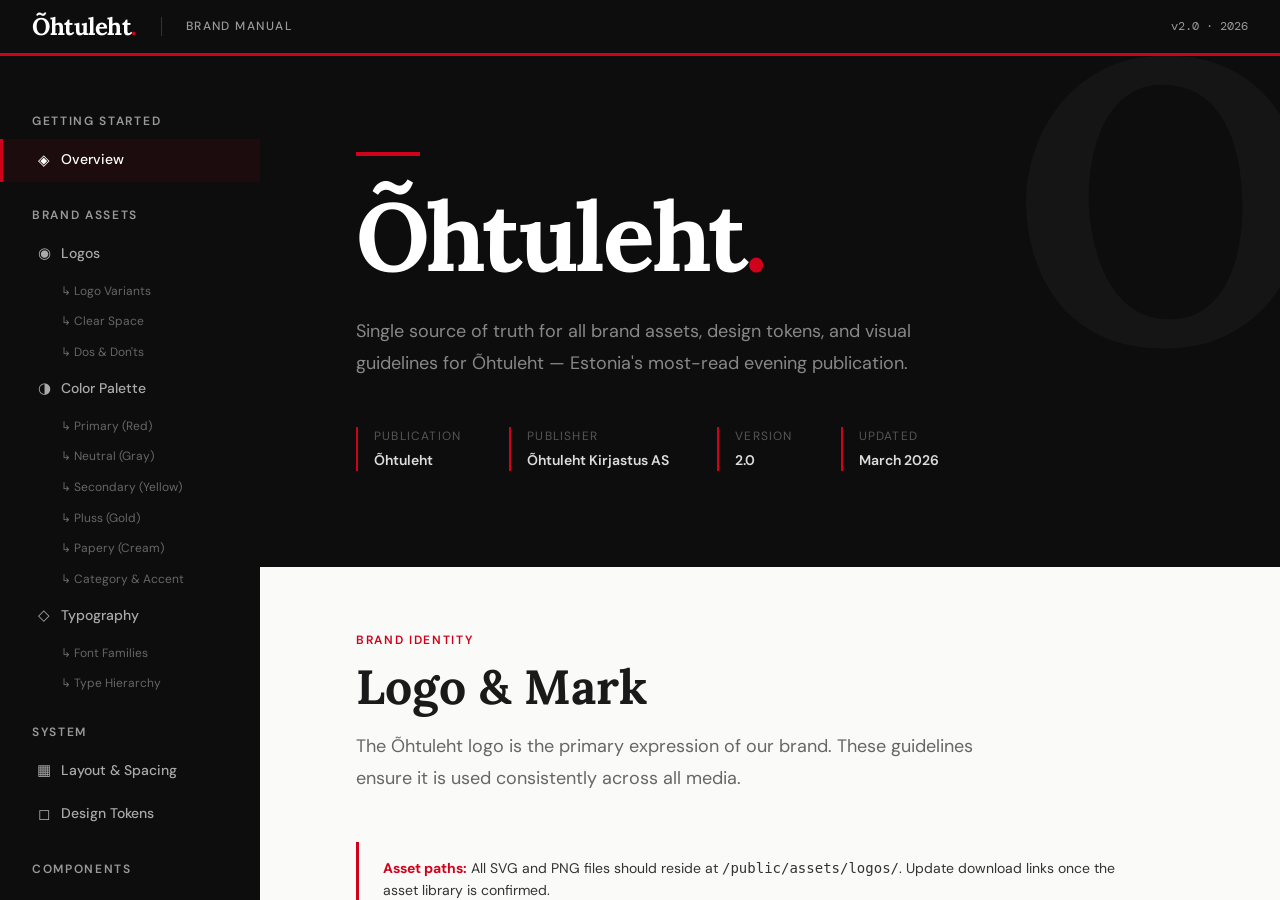
<file: brand-manual/index.html>
<!DOCTYPE html>
<html lang="et">
<head>
  <meta charset="UTF-8">
  <meta name="viewport" content="width=device-width, initial-scale=1.0">
  <title>Õhtuleht — Brand Manual</title>

  <!-- Fonts -->
  <link rel="preconnect" href="https://fonts.googleapis.com">
  <link rel="preconnect" href="https://fonts.gstatic.com" crossorigin>
  <link href="https://fonts.googleapis.com/css2?family=Lora:ital,wght@0,400;0,500;0,600;0,700;1,400;1,700&family=DM+Sans:opsz,wght@9..40,300;9..40,400;9..40,500;9..40,600&family=DM+Mono:wght@400;500&display=swap" rel="stylesheet">

  <!-- Modular CSS -->
  <link rel="stylesheet" href="css/tokens.css">
  <link rel="stylesheet" href="css/layout.css">
  <link rel="stylesheet" href="css/components.css">
  <link rel="stylesheet" href="css/brand-assets.css">
  <link rel="stylesheet" href="css/editorial.css">
  <link rel="stylesheet" href="css/live-monetization.css">
  <link rel="stylesheet" href="css/personalization.css">
</head>
<body>
<div class="layout" id="layout">

  <!-- ═══════════════ TOP BAR ═══════════════ -->
  <header class="topbar">
    <div class="topbar-logo">Õhtuleht<span>.</span></div>
    <div class="topbar-label">Brand Manual</div>
    <span class="topbar-version">v2.0 · 2026</span>
    <button class="hamburger" id="hamburger" aria-label="Toggle navigation">☰</button>
  </header>

  <!-- ═══════════════ SIDEBAR ═══════════════ -->
  <nav class="sidebar" id="sidebar">
    <div class="nav-section-label">Getting Started</div>
    <a href="#overview" class="nav-link active"><span class="nav-icon">◈</span> Overview</a>

    <div class="nav-section-label">Brand Assets</div>
    <a href="#logos" class="nav-link"><span class="nav-icon">◉</span> Logos</a>
    <a href="#logo-variants" class="nav-sub">↳ Logo Variants</a>
    <a href="#logo-clearspace" class="nav-sub">↳ Clear Space</a>
    <a href="#logo-usage" class="nav-sub">↳ Dos &amp; Don'ts</a>

    <a href="#colors" class="nav-link"><span class="nav-icon">◑</span> Color Palette</a>
    <a href="#colors-primary" class="nav-sub">↳ Primary (Red)</a>
    <a href="#colors-neutral" class="nav-sub">↳ Neutral (Gray)</a>
    <a href="#colors-secondary" class="nav-sub">↳ Secondary (Yellow)</a>
    <a href="#colors-pluss" class="nav-sub">↳ Pluss (Gold)</a>
    <a href="#colors-papery" class="nav-sub">↳ Papery (Cream)</a>
    <a href="#colors-category" class="nav-sub">↳ Category &amp; Accent</a>

    <a href="#typography" class="nav-link"><span class="nav-icon">◇</span> Typography</a>
    <a href="#type-families" class="nav-sub">↳ Font Families</a>
    <a href="#type-hierarchy" class="nav-sub">↳ Type Hierarchy</a>

    <div class="nav-section-label">System</div>
    <a href="#spacing" class="nav-link"><span class="nav-icon">▦</span> Layout &amp; Spacing</a>
    <a href="#tokens" class="nav-link"><span class="nav-icon">◻</span> Design Tokens</a>

    <div class="nav-section-label">Components</div>
    <a href="#ui-elements" class="nav-link"><span class="nav-icon">▣</span> UI Elements</a>
    <a href="#global-nav" class="nav-link"><span class="nav-icon">☰</span> Global Navigation</a>
    <a href="#gn-primary-bar" class="nav-sub">↳ Primary Bar</a>
    <a href="#gn-secondary-bar" class="nav-sub">↳ Secondary Bar</a>
    <a href="#gn-mobile" class="nav-sub">↳ Mobile Collapse</a>
    <a href="#news-components" class="nav-link"><span class="nav-icon">⊞</span> News Cards</a>
    <a href="#nc-hero" class="nav-sub">↳ Hero / Featured</a>
    <a href="#nc-standard" class="nav-sub">↳ Standard Feed</a>
    <a href="#nc-compact" class="nav-sub">↳ Compact List</a>
    <a href="#section-headers" class="nav-link"><span class="nav-icon">▬</span> Section Headers</a>
    <a href="#sh-block-headers" class="nav-sub">↳ Block Headers</a>
    <a href="#sh-thematic" class="nav-sub">↳ Thematic Banners</a>
    <a href="#alerts-breaking" class="nav-link"><span class="nav-icon">◆</span> Alerts &amp; Breaking</a>
    <a href="#ab-ticker" class="nav-sub">↳ Ticker Bar</a>
    <a href="#monetization" class="nav-link"><span class="nav-icon">◐</span> Premium &amp; Ads</a>
    <a href="#mon-pluss" class="nav-sub">↳ Pluss Badges</a>
    <a href="#mon-paywall" class="nav-sub">↳ Paywall Gate</a>
    <a href="#mon-ads" class="nav-sub">↳ Ad Slots</a>
    <a href="#media-embeds" class="nav-link"><span class="nav-icon">▷</span> Media &amp; Embeds</a>
    <a href="#thumb-badges" class="nav-link"><span class="nav-icon">▶</span> Thumbnail Overlays</a>
    <a href="#tb-video" class="nav-sub">↳ Video &amp; Gallery</a>
    <a href="#tb-comments" class="nav-sub">↳ Comment Counts</a>
    <a href="#utilities-engagement" class="nav-link"><span class="nav-icon">⊞</span> Utilities</a>
    <a href="#ue-bylines" class="nav-sub">↳ Author Bylines</a>
    <a href="#ue-widgets" class="nav-sub">↳ Weather &amp; Markets</a>
    <a href="#ue-engagement" class="nav-sub">↳ Comments</a>
    <a href="#sidebar-widgets" class="nav-link"><span class="nav-icon">☷</span> Sidebar Widgets</a>
    <a href="#sw-tabbed" class="nav-sub">↳ Tabbed Lists</a>
    <a href="#sw-sisuturundus" class="nav-sub">↳ SISUTURUNDUS</a>

    <div class="nav-section-label">Editorial Guidelines</div>
    <a href="#editorial-typography" class="nav-link"><span class="nav-icon">✦</span> Editorial Typography</a>
    <a href="#edit-rich-text" class="nav-sub">↳ Rich Text Elements</a>
    <a href="#edit-accessibility" class="nav-sub">↳ Accessibility</a>

    <div class="nav-section-label">Live &amp; Personalisation</div>
    <a href="#live-coverage" class="nav-link"><span class="nav-icon">●</span> Live Coverage</a>
    <a href="#lc-blog" class="nav-sub">↳ Live Blog</a>
    <a href="#lc-widget" class="nav-sub">↳ Live Widget</a>
    <a href="#lc-timeline" class="nav-sub">↳ Timeline</a>
    <a href="#lc-keyevents" class="nav-sub">↳ Key Events</a>
    <a href="#user-nav" class="nav-link"><span class="nav-icon">○</span> Navigation States</a>
    <a href="#personalisation" class="nav-link"><span class="nav-icon">◆</span> Personalisation</a>
    <a href="#pers-bookmark" class="nav-sub">↳ Bookmarks</a>
    <a href="#pers-topics" class="nav-sub">↳ Topics</a>
    <a href="#reading-prefs" class="nav-link"><span class="nav-icon">◐</span> Reading Prefs</a>
    <a href="#rp-darkmode" class="nav-sub">↳ Dark Mode</a>
  </nav>

  <!-- Mobile sidebar backdrop -->
  <div class="sidebar-backdrop" id="sidebar-backdrop"></div>

  <!-- ═══════════════ MAIN CONTENT ═══════════════ -->
  <main class="main" id="main">

    <!-- ═══════════ OVERVIEW ═══════════ -->
    <section class="section" id="overview" style="background:var(--color-black);color:var(--color-surface-white);padding:var(--space-4xl);max-width:none;border-bottom:none;position:relative;overflow:hidden;">
      <div style="content:'Õ';position:absolute;right:-40px;top:-60px;font-family:var(--font-serif);font-size:400px;font-weight:900;color:rgba(255,255,255,0.03);line-height:1;pointer-events:none;user-select:none;">Õ</div>
      <div style="width:64px;height:4px;background:var(--color-brand-red);margin-bottom:var(--space-xl);"></div>
      <div style="font-family:var(--font-serif);font-size:clamp(48px,8vw,96px);font-weight:var(--weight-black);letter-spacing:-0.03em;line-height:1;margin-bottom:var(--space-xl);">Õhtuleht<span style="color:var(--color-brand-red);">.</span></div>
      <p style="font-size:var(--text-md);color:#888;max-width:560px;line-height:var(--leading-loose);margin-bottom:var(--space-2xl);">
        Single source of truth for all brand assets, design tokens, and visual guidelines for Õhtuleht — Estonia's most-read evening publication.
      </p>
      <div style="display:flex;gap:var(--space-2xl);flex-wrap:wrap;">
        <div style="border-left:2px solid var(--color-brand-red);padding-left:var(--space-md);"><div style="font-size:var(--text-xs);text-transform:uppercase;letter-spacing:0.1em;color:#555;margin-bottom:4px;">Publication</div><div style="font-size:var(--text-sm);font-weight:var(--weight-semibold);color:#ddd;">Õhtuleht</div></div>
        <div style="border-left:2px solid var(--color-brand-red);padding-left:var(--space-md);"><div style="font-size:var(--text-xs);text-transform:uppercase;letter-spacing:0.1em;color:#555;margin-bottom:4px;">Publisher</div><div style="font-size:var(--text-sm);font-weight:var(--weight-semibold);color:#ddd;">Õhtuleht Kirjastus AS</div></div>
        <div style="border-left:2px solid var(--color-brand-red);padding-left:var(--space-md);"><div style="font-size:var(--text-xs);text-transform:uppercase;letter-spacing:0.1em;color:#555;margin-bottom:4px;">Version</div><div style="font-size:var(--text-sm);font-weight:var(--weight-semibold);color:#ddd;">2.0</div></div>
        <div style="border-left:2px solid var(--color-brand-red);padding-left:var(--space-md);"><div style="font-size:var(--text-xs);text-transform:uppercase;letter-spacing:0.1em;color:#555;margin-bottom:4px;">Updated</div><div style="font-size:var(--text-sm);font-weight:var(--weight-semibold);color:#ddd;">March 2026</div></div>
      </div>
    </section>

    <!-- ═══════════ LOGOS ═══════════ -->
    <section class="section" id="logos">
      <div class="section-eyebrow">Brand Identity</div>
      <h2 class="section-title">Logo &amp; Mark</h2>
      <p class="section-desc">The Õhtuleht logo is the primary expression of our brand. These guidelines ensure it is used consistently across all media.</p>

      <div class="callout"><strong>Asset paths:</strong> All SVG and PNG files should reside at <code>/public/assets/logos/</code>. Update download links once the asset library is confirmed.</div>

      <h3 class="subsection-title" id="logo-variants">Logo Variants</h3>
      <div class="logo-grid">
        <div class="logo-card"><div class="logo-card-preview white"><div class="logo-wordmark size-lg on-white">Õhtu<span class="accent">leht</span></div></div><div class="logo-card-info"><div class="logo-card-name">Primary — Light Background</div><div class="logo-card-desc">Default brand expression on white/light backgrounds.</div><div class="logo-card-actions"><a class="btn-download" href="#" download><svg viewBox="0 0 12 12" fill="none" stroke="currentColor" stroke-width="2"><path d="M6 1v7M3 6l3 3 3-3M1 10h10"/></svg>SVG</a><a class="btn-download" href="#" download><svg viewBox="0 0 12 12" fill="none" stroke="currentColor" stroke-width="2"><path d="M6 1v7M3 6l3 3 3-3M1 10h10"/></svg>PNG</a></div></div></div>

        <div class="logo-card"><div class="logo-card-preview dark"><div class="logo-wordmark size-lg on-dark">Õhtu<span class="accent">leht</span></div></div><div class="logo-card-info"><div class="logo-card-name">Primary — Dark Background</div><div class="logo-card-desc">For dark or black backgrounds and photography overlays.</div><div class="logo-card-actions"><a class="btn-download" href="#" download><svg viewBox="0 0 12 12" fill="none" stroke="currentColor" stroke-width="2"><path d="M6 1v7M3 6l3 3 3-3M1 10h10"/></svg>SVG</a><a class="btn-download" href="#" download><svg viewBox="0 0 12 12" fill="none" stroke="currentColor" stroke-width="2"><path d="M6 1v7M3 6l3 3 3-3M1 10h10"/></svg>PNG</a></div></div></div>

        <div class="logo-card"><div class="logo-card-preview red"><div class="logo-wordmark size-lg on-red">Õhtu<span class="accent">leht</span></div></div><div class="logo-card-info"><div class="logo-card-name">Reversed — Brand Red</div><div class="logo-card-desc">Use on brand red backgrounds only.</div><div class="logo-card-actions"><a class="btn-download" href="#" download><svg viewBox="0 0 12 12" fill="none" stroke="currentColor" stroke-width="2"><path d="M6 1v7M3 6l3 3 3-3M1 10h10"/></svg>SVG</a></div></div></div>

        <div class="logo-card"><div class="logo-card-preview paper"><div class="logo-wordmark size-lg mono">Õhtu<span class="accent">leht</span></div></div><div class="logo-card-info"><div class="logo-card-name">Monochrome — Black</div><div class="logo-card-desc">Single-colour for print, embossing, or single-ink.</div><div class="logo-card-actions"><a class="btn-download" href="#" download><svg viewBox="0 0 12 12" fill="none" stroke="currentColor" stroke-width="2"><path d="M6 1v7M3 6l3 3 3-3M1 10h10"/></svg>SVG</a></div></div></div>

        <div class="logo-card"><div class="logo-card-preview white"><div class="logo-mark" style="background:var(--color-brand-red);"><div class="logo-mark-inner" style="color:white;">Õ</div></div></div><div class="logo-card-info"><div class="logo-card-name">Logomark — Icon</div><div class="logo-card-desc">Favicon, app icon, social media avatar. Min 32×32px.</div><div class="logo-card-actions"><a class="btn-download" href="#" download><svg viewBox="0 0 12 12" fill="none" stroke="currentColor" stroke-width="2"><path d="M6 1v7M3 6l3 3 3-3M1 10h10"/></svg>SVG</a></div></div></div>

        <div class="logo-card"><div class="logo-card-preview dark"><div class="logo-wordmark size-lg mono-white">Õhtu<span class="accent">leht</span></div></div><div class="logo-card-info"><div class="logo-card-name">Monochrome — White</div><div class="logo-card-desc">Reverse single-colour for dark print.</div><div class="logo-card-actions"><a class="btn-download" href="#" download><svg viewBox="0 0 12 12" fill="none" stroke="currentColor" stroke-width="2"><path d="M6 1v7M3 6l3 3 3-3M1 10h10"/></svg>SVG</a></div></div></div>
      </div>

      <!-- Minimum Size -->
      <h3 class="subsection-title">Minimum Size</h3>
      <div style="display:flex;gap:var(--space-xl);flex-wrap:wrap;margin-bottom:var(--space-2xl);">
        <div style="text-align:center;"><div style="border:1px dashed var(--color-rule);padding:12px 16px;background:white;border-radius:var(--radius-md);margin-bottom:8px;display:inline-block;"><div class="logo-wordmark on-white" style="font-size:20px;">Õhtu<span class="accent">leht</span></div></div><div style="font-size:var(--text-xs);color:var(--color-ink-60);">Digital min<br><strong>120px wide</strong></div></div>
        <div style="text-align:center;"><div style="border:1px dashed var(--color-rule);padding:8px 12px;background:white;border-radius:var(--radius-md);margin-bottom:8px;display:inline-block;"><div class="logo-wordmark on-white" style="font-size:14px;">Õhtu<span class="accent">leht</span></div></div><div style="font-size:var(--text-xs);color:var(--color-ink-60);">Print min<br><strong>25mm wide</strong></div></div>
        <div style="text-align:center;"><div style="border:1px dashed var(--color-rule);padding:8px;background:white;border-radius:var(--radius-md);margin-bottom:8px;display:inline-block;"><div class="logo-mark" style="background:var(--color-brand-red);width:32px;height:32px;"><div class="logo-mark-inner" style="font-size:22px;color:white;">Õ</div></div></div><div style="font-size:var(--text-xs);color:var(--color-ink-60);">Logomark min<br><strong>32×32px</strong></div></div>
      </div>

      <!-- Clear Space -->
      <h3 class="subsection-title" id="logo-clearspace">Clear Space</h3>
      <p style="font-size:var(--text-sm);color:var(--color-ink-60);margin-bottom:var(--space-lg);">Maintain clear space equal to the cap-height of "Õ" on all sides.</p>
      <div class="clearspace-demo">
        <div class="clearspace-box">
          <span class="clearspace-label cs-top">1× cap-height</span>
          <span class="clearspace-label cs-bottom">1× cap-height</span>
          <span class="clearspace-label cs-left">1×</span>
          <span class="clearspace-label cs-right">1×</span>
          <div class="logo-wordmark size-md on-white">Õhtu<span class="accent">leht</span></div>
        </div>
        <p class="clearspace-note">Clear space ≈ 8px on a 32px logo.</p>
      </div>

      <!-- Dos & Don'ts -->
      <h3 class="subsection-title" id="logo-usage">Dos &amp; Don'ts</h3>
      <div class="dos-donts">
        <div>
          <div class="dos-donts-header do">✓ Do</div>
          <div class="dos-donts-item do-item"><span class="item-icon">✓</span> Use approved logo files without modification.</div>
          <div class="dos-donts-item do-item"><span class="item-icon">✓</span> Use on backgrounds with sufficient contrast.</div>
          <div class="dos-donts-item do-item"><span class="item-icon">✓</span> Maintain minimum clear space zone.</div>
          <div class="dos-donts-item do-item"><span class="item-icon">✓</span> Scale proportionally only.</div>
        </div>
        <div>
          <div class="dos-donts-header dont">✗ Don't</div>
          <div class="dos-donts-item dont-item"><span class="item-icon">✗</span> Do not stretch, skew, or distort.</div>
          <div class="dos-donts-item dont-item"><span class="item-icon">✗</span> Do not recolour outside approved variants.</div>
          <div class="dos-donts-item dont-item"><span class="item-icon">✗</span> Do not place on busy, low-contrast backgrounds.</div>
          <div class="dos-donts-item dont-item"><span class="item-icon">✗</span> Do not add drop shadows, gradients, or effects.</div>
          <div class="dos-donts-item dont-item"><span class="item-icon">✗</span> Do not alter spacing or typeface of the wordmark.</div>
        </div>
      </div>

      <p style="font-size:var(--text-sm);font-weight:600;margin-bottom:var(--space-md);">Examples of Incorrect Usage</p>
      <div class="misuse-grid">
        <div class="misuse-example"><div class="misuse-preview"><div class="logo-wordmark on-white" style="font-size:28px;transform:scaleX(1.4);">Õhtu<span class="accent">leht</span></div></div><div class="misuse-label">✗ Stretched</div></div>
        <div class="misuse-example"><div class="misuse-preview" style="background:repeating-linear-gradient(45deg,#aaa 0,#aaa 4px,#ccc 4px,#ccc 8px);"><div class="logo-wordmark on-white" style="font-size:28px;">Õhtu<span class="accent">leht</span></div></div><div class="misuse-label">✗ Low Contrast</div></div>
        <div class="misuse-example"><div class="misuse-preview"><div class="logo-wordmark on-white" style="font-size:28px;color:#888;"><span style="color:#888;">Õhtu</span><span style="color:#aaa;">leht</span></div></div><div class="misuse-label">✗ Wrong Colour</div></div>
        <div class="misuse-example"><div class="misuse-preview"><div class="logo-wordmark on-white" style="font-size:28px;transform:rotate(-15deg);">Õhtu<span class="accent">leht</span></div></div><div class="misuse-label">✗ Rotated</div></div>
      </div>
    </section>

    <!-- ═══════════ COLORS ═══════════ -->
    <section class="section" id="colors">
      <div class="section-eyebrow">Visual Identity</div>
      <h2 class="section-title">Color Palette</h2>
      <p class="section-desc">Strict 10-step scales (50–900) for all core brand colors. Each scale has a designated base step (★) that matches the production value. Click any swatch to copy its HEX. Legacy tokens are aliased to the new scale automatically.</p>

      <!-- ─── PRIMARY (RED) ─────────────────────────── -->
      <h3 class="subsection-title" id="colors-primary">Primary (Red)</h3>
      <p style="font-size:var(--text-sm);color:var(--color-ink-60);margin-bottom:var(--space-md);">The core brand red. Base production value <code>#D0021B</code> maps to step <strong>600</strong>. Used for logos, CTAs, links, breaking indicators, and active states.</p>
      <div class="cs-family">
        <div class="cs-family-header"><span class="cs-family-name">primary</span><span class="cs-family-base">--color-primary-{step}</span></div>
        <div class="cs-strip">
          <div class="cs-step" onclick="copyColor('#FEF2F2',this)"><div class="cs-step-color" style="background:#FEF2F2;border-bottom:1px solid #eee;"><div class="cs-step-copied">Copied!</div></div><div class="cs-step-info"><div class="cs-step-num">50</div><div class="cs-step-hex">#FEF2F2</div><div class="cs-step-var">--primary-50</div></div></div>
          <div class="cs-step" onclick="copyColor('#FDE3E5',this)"><div class="cs-step-color" style="background:#FDE3E5;border-bottom:1px solid #eee;"><div class="cs-step-copied">Copied!</div></div><div class="cs-step-info"><div class="cs-step-num">100</div><div class="cs-step-hex">#FDE3E5</div><div class="cs-step-var">--primary-100</div></div></div>
          <div class="cs-step" onclick="copyColor('#FACCD0',this)"><div class="cs-step-color" style="background:#FACCD0;border-bottom:1px solid #eee;"><div class="cs-step-copied">Copied!</div></div><div class="cs-step-info"><div class="cs-step-num">200</div><div class="cs-step-hex">#FACCD0</div><div class="cs-step-var">--primary-200</div></div></div>
          <div class="cs-step" onclick="copyColor('#F5969E',this)"><div class="cs-step-color" style="background:#F5969E;"><div class="cs-step-copied">Copied!</div></div><div class="cs-step-info"><div class="cs-step-num">300</div><div class="cs-step-hex">#F5969E</div><div class="cs-step-var">--primary-300</div></div></div>
          <div class="cs-step" onclick="copyColor('#EE5462',this)"><div class="cs-step-color" style="background:#EE5462;"><div class="cs-step-copied">Copied!</div></div><div class="cs-step-info"><div class="cs-step-num">400</div><div class="cs-step-hex">#EE5462</div><div class="cs-step-var">--primary-400</div></div></div>
          <div class="cs-step" onclick="copyColor('#E3162D',this)"><div class="cs-step-color" style="background:#E3162D;"><div class="cs-step-copied">Copied!</div></div><div class="cs-step-info"><div class="cs-step-num">500</div><div class="cs-step-hex">#E3162D</div><div class="cs-step-var">--primary-500</div></div></div>
          <div class="cs-step is-base" onclick="copyColor('#D0021B',this)"><div class="cs-step-color" style="background:#D0021B;"><div class="cs-step-copied">Copied!</div></div><div class="cs-step-info"><div class="cs-step-num">600</div><div class="cs-step-hex">#D0021B</div><div class="cs-step-var">--primary-600</div></div></div>
          <div class="cs-step" onclick="copyColor('#A50015',this)"><div class="cs-step-color" style="background:#A50015;"><div class="cs-step-copied">Copied!</div></div><div class="cs-step-info"><div class="cs-step-num">700</div><div class="cs-step-hex">#A50015</div><div class="cs-step-var">--primary-700</div></div></div>
          <div class="cs-step" onclick="copyColor('#8B0316',this)"><div class="cs-step-color" style="background:#8B0316;"><div class="cs-step-copied">Copied!</div></div><div class="cs-step-info"><div class="cs-step-num">800</div><div class="cs-step-hex">#8B0316</div><div class="cs-step-var">--primary-800</div></div></div>
          <div class="cs-step" onclick="copyColor('#760618',this)"><div class="cs-step-color" style="background:#760618;"><div class="cs-step-copied">Copied!</div></div><div class="cs-step-info"><div class="cs-step-num">900</div><div class="cs-step-hex">#760618</div><div class="cs-step-var">--primary-900</div></div></div>
        </div>
      </div>

      <!-- ─── NEUTRAL (GRAY) ────────────────────────── -->
      <h3 class="subsection-title" id="colors-neutral">Neutral (Gray)</h3>
      <p style="font-size:var(--text-sm);color:var(--color-ink-60);margin-bottom:var(--space-md);">The warm gray scale for text, borders, surfaces, and backgrounds. Production black <code>#0D0D0D</code> maps to step <strong>900</strong>. Paper/surface backgrounds sit at 50–100.</p>
      <div class="cs-family">
        <div class="cs-family-header"><span class="cs-family-name">neutral</span><span class="cs-family-base">--color-neutral-{step}</span></div>
        <div class="cs-strip">
          <div class="cs-step" onclick="copyColor('#FAFAF8',this)"><div class="cs-step-color" style="background:#FAFAF8;border-bottom:1px solid #eee;"><div class="cs-step-copied">Copied!</div></div><div class="cs-step-info"><div class="cs-step-num">50</div><div class="cs-step-hex">#FAFAF8</div><div class="cs-step-var">--neutral-50</div></div></div>
          <div class="cs-step" onclick="copyColor('#F7F4F0',this)"><div class="cs-step-color" style="background:#F7F4F0;border-bottom:1px solid #eee;"><div class="cs-step-copied">Copied!</div></div><div class="cs-step-info"><div class="cs-step-num">100</div><div class="cs-step-hex">#F7F4F0</div><div class="cs-step-var">--neutral-100</div></div></div>
          <div class="cs-step" onclick="copyColor('#E8E8E4',this)"><div class="cs-step-color" style="background:#E8E8E4;border-bottom:1px solid #eee;"><div class="cs-step-copied">Copied!</div></div><div class="cs-step-info"><div class="cs-step-num">200</div><div class="cs-step-hex">#E8E8E4</div><div class="cs-step-var">--neutral-200</div></div></div>
          <div class="cs-step" onclick="copyColor('#E0E0E0',this)"><div class="cs-step-color" style="background:#E0E0E0;border-bottom:1px solid #eee;"><div class="cs-step-copied">Copied!</div></div><div class="cs-step-info"><div class="cs-step-num">300</div><div class="cs-step-hex">#E0E0E0</div><div class="cs-step-var">--neutral-300</div></div></div>
          <div class="cs-step" onclick="copyColor('#CCCCCC',this)"><div class="cs-step-color" style="background:#CCCCCC;"><div class="cs-step-copied">Copied!</div></div><div class="cs-step-info"><div class="cs-step-num">400</div><div class="cs-step-hex">#CCCCCC</div><div class="cs-step-var">--neutral-400</div></div></div>
          <div class="cs-step" onclick="copyColor('#999999',this)"><div class="cs-step-color" style="background:#999999;"><div class="cs-step-copied">Copied!</div></div><div class="cs-step-info"><div class="cs-step-num">500</div><div class="cs-step-hex">#999999</div><div class="cs-step-var">--neutral-500</div></div></div>
          <div class="cs-step" onclick="copyColor('#666666',this)"><div class="cs-step-color" style="background:#666666;"><div class="cs-step-copied">Copied!</div></div><div class="cs-step-info"><div class="cs-step-num">600</div><div class="cs-step-hex">#666666</div><div class="cs-step-var">--neutral-600</div></div></div>
          <div class="cs-step" onclick="copyColor('#333333',this)"><div class="cs-step-color" style="background:#333333;"><div class="cs-step-copied">Copied!</div></div><div class="cs-step-info"><div class="cs-step-num">700</div><div class="cs-step-hex">#333333</div><div class="cs-step-var">--neutral-700</div></div></div>
          <div class="cs-step" onclick="copyColor('#1A1A1A',this)"><div class="cs-step-color" style="background:#1A1A1A;"><div class="cs-step-copied">Copied!</div></div><div class="cs-step-info"><div class="cs-step-num">800</div><div class="cs-step-hex">#1A1A1A</div><div class="cs-step-var">--neutral-800</div></div></div>
          <div class="cs-step is-base" onclick="copyColor('#0D0D0D',this)"><div class="cs-step-color" style="background:#0D0D0D;"><div class="cs-step-copied">Copied!</div></div><div class="cs-step-info"><div class="cs-step-num">900</div><div class="cs-step-hex">#0D0D0D</div><div class="cs-step-var">--neutral-900</div></div></div>
        </div>
      </div>

      <!-- ─── SECONDARY (YELLOW) ────────────────────── -->
      <h3 class="subsection-title" id="colors-secondary">Secondary (Yellow)</h3>
      <p style="font-size:var(--text-sm);color:var(--color-ink-60);margin-bottom:var(--space-md);">The highlight yellow used for subscription promos, feature accents, and highlights. Production value <code>#F6C90E</code> maps to step <strong>400</strong>.</p>
      <div class="cs-family">
        <div class="cs-family-header"><span class="cs-family-name">secondary</span><span class="cs-family-base">--color-secondary-{step}</span></div>
        <div class="cs-strip">
          <div class="cs-step" onclick="copyColor('#FFFEF0',this)"><div class="cs-step-color" style="background:#FFFEF0;border-bottom:1px solid #eee;"><div class="cs-step-copied">Copied!</div></div><div class="cs-step-info"><div class="cs-step-num">50</div><div class="cs-step-hex">#FFFEF0</div><div class="cs-step-var">--secondary-50</div></div></div>
          <div class="cs-step" onclick="copyColor('#FFFBD1',this)"><div class="cs-step-color" style="background:#FFFBD1;border-bottom:1px solid #eee;"><div class="cs-step-copied">Copied!</div></div><div class="cs-step-info"><div class="cs-step-num">100</div><div class="cs-step-hex">#FFFBD1</div><div class="cs-step-var">--secondary-100</div></div></div>
          <div class="cs-step" onclick="copyColor('#FFF5A3',this)"><div class="cs-step-color" style="background:#FFF5A3;border-bottom:1px solid #eee;"><div class="cs-step-copied">Copied!</div></div><div class="cs-step-info"><div class="cs-step-num">200</div><div class="cs-step-hex">#FFF5A3</div><div class="cs-step-var">--secondary-200</div></div></div>
          <div class="cs-step" onclick="copyColor('#FCEB6B',this)"><div class="cs-step-color" style="background:#FCEB6B;border-bottom:1px solid #eee;"><div class="cs-step-copied">Copied!</div></div><div class="cs-step-info"><div class="cs-step-num">300</div><div class="cs-step-hex">#FCEB6B</div><div class="cs-step-var">--secondary-300</div></div></div>
          <div class="cs-step is-base" onclick="copyColor('#F6C90E',this)"><div class="cs-step-color" style="background:#F6C90E;border-bottom:1px solid #eee;"><div class="cs-step-copied">Copied!</div></div><div class="cs-step-info"><div class="cs-step-num">400</div><div class="cs-step-hex">#F6C90E</div><div class="cs-step-var">--secondary-400</div></div></div>
          <div class="cs-step" onclick="copyColor('#E6B308',this)"><div class="cs-step-color" style="background:#E6B308;"><div class="cs-step-copied">Copied!</div></div><div class="cs-step-info"><div class="cs-step-num">500</div><div class="cs-step-hex">#E6B308</div><div class="cs-step-var">--secondary-500</div></div></div>
          <div class="cs-step" onclick="copyColor('#C68D04',this)"><div class="cs-step-color" style="background:#C68D04;"><div class="cs-step-copied">Copied!</div></div><div class="cs-step-info"><div class="cs-step-num">600</div><div class="cs-step-hex">#C68D04</div><div class="cs-step-var">--secondary-600</div></div></div>
          <div class="cs-step" onclick="copyColor('#9E6807',this)"><div class="cs-step-color" style="background:#9E6807;"><div class="cs-step-copied">Copied!</div></div><div class="cs-step-info"><div class="cs-step-num">700</div><div class="cs-step-hex">#9E6807</div><div class="cs-step-var">--secondary-700</div></div></div>
          <div class="cs-step" onclick="copyColor('#82520E',this)"><div class="cs-step-color" style="background:#82520E;"><div class="cs-step-copied">Copied!</div></div><div class="cs-step-info"><div class="cs-step-num">800</div><div class="cs-step-hex">#82520E</div><div class="cs-step-var">--secondary-800</div></div></div>
          <div class="cs-step" onclick="copyColor('#6F4312',this)"><div class="cs-step-color" style="background:#6F4312;"><div class="cs-step-copied">Copied!</div></div><div class="cs-step-info"><div class="cs-step-num">900</div><div class="cs-step-hex">#6F4312</div><div class="cs-step-var">--secondary-900</div></div></div>
        </div>
      </div>

      <!-- ─── PLUSS (GOLD) ──────────────────────────── -->
      <h3 class="subsection-title" id="colors-pluss">Pluss (Gold)</h3>
      <p style="font-size:var(--text-sm);color:var(--color-ink-60);margin-bottom:var(--space-md);">The premium gold scale for Pluss badges, paywall gates, subscription UI, and premium content indicators. Production value <code>#C9910A</code> maps to step <strong>500</strong>.</p>
      <div class="cs-family">
        <div class="cs-family-header"><span class="cs-family-name">pluss</span><span class="cs-family-base">--color-pluss-{step}</span></div>
        <div class="cs-strip">
          <div class="cs-step" onclick="copyColor('#FDF8EC',this)"><div class="cs-step-color" style="background:#FDF8EC;border-bottom:1px solid #eee;"><div class="cs-step-copied">Copied!</div></div><div class="cs-step-info"><div class="cs-step-num">50</div><div class="cs-step-hex">#FDF8EC</div><div class="cs-step-var">--pluss-50</div></div></div>
          <div class="cs-step" onclick="copyColor('#FAEECC',this)"><div class="cs-step-color" style="background:#FAEECC;border-bottom:1px solid #eee;"><div class="cs-step-copied">Copied!</div></div><div class="cs-step-info"><div class="cs-step-num">100</div><div class="cs-step-hex">#FAEECC</div><div class="cs-step-var">--pluss-100</div></div></div>
          <div class="cs-step" onclick="copyColor('#F4DC96',this)"><div class="cs-step-color" style="background:#F4DC96;border-bottom:1px solid #eee;"><div class="cs-step-copied">Copied!</div></div><div class="cs-step-info"><div class="cs-step-num">200</div><div class="cs-step-hex">#F4DC96</div><div class="cs-step-var">--pluss-200</div></div></div>
          <div class="cs-step" onclick="copyColor('#E8C96A',this)"><div class="cs-step-color" style="background:#E8C96A;border-bottom:1px solid #eee;"><div class="cs-step-copied">Copied!</div></div><div class="cs-step-info"><div class="cs-step-num">300</div><div class="cs-step-hex">#E8C96A</div><div class="cs-step-var">--pluss-300</div></div></div>
          <div class="cs-step" onclick="copyColor('#DAAF2D',this)"><div class="cs-step-color" style="background:#DAAF2D;"><div class="cs-step-copied">Copied!</div></div><div class="cs-step-info"><div class="cs-step-num">400</div><div class="cs-step-hex">#DAAF2D</div><div class="cs-step-var">--pluss-400</div></div></div>
          <div class="cs-step is-base" onclick="copyColor('#C9910A',this)"><div class="cs-step-color" style="background:#C9910A;"><div class="cs-step-copied">Copied!</div></div><div class="cs-step-info"><div class="cs-step-num">500</div><div class="cs-step-hex">#C9910A</div><div class="cs-step-var">--pluss-500</div></div></div>
          <div class="cs-step" onclick="copyColor('#B8860B',this)"><div class="cs-step-color" style="background:#B8860B;"><div class="cs-step-copied">Copied!</div></div><div class="cs-step-info"><div class="cs-step-num">600</div><div class="cs-step-hex">#B8860B</div><div class="cs-step-var">--pluss-600</div></div></div>
          <div class="cs-step" onclick="copyColor('#946406',this)"><div class="cs-step-color" style="background:#946406;"><div class="cs-step-copied">Copied!</div></div><div class="cs-step-info"><div class="cs-step-num">700</div><div class="cs-step-hex">#946406</div><div class="cs-step-var">--pluss-700</div></div></div>
          <div class="cs-step" onclick="copyColor('#7A500C',this)"><div class="cs-step-color" style="background:#7A500C;"><div class="cs-step-copied">Copied!</div></div><div class="cs-step-info"><div class="cs-step-num">800</div><div class="cs-step-hex">#7A500C</div><div class="cs-step-var">--pluss-800</div></div></div>
          <div class="cs-step" onclick="copyColor('#684210',this)"><div class="cs-step-color" style="background:#684210;"><div class="cs-step-copied">Copied!</div></div><div class="cs-step-info"><div class="cs-step-num">900</div><div class="cs-step-hex">#684210</div><div class="cs-step-var">--pluss-900</div></div></div>
        </div>
      </div>

      <!-- ─── PAPERY (WARM CREAM) ───────────────────── -->
      <h3 class="subsection-title" id="colors-papery">Papery (Warm Cream)</h3>
      <p style="font-size:var(--text-sm);color:var(--color-ink-60);margin-bottom:var(--space-md);">The warm cream scale for page backgrounds, card surfaces, and print-style layouts. Base value <code>#F7F4F0</code> maps to step <strong>50</strong>. Darker steps work as subtle warm borders and muted text.</p>
      <div class="cs-family">
        <div class="cs-family-header"><span class="cs-family-name">papery</span><span class="cs-family-base">--color-papery-{step}</span></div>
        <div class="cs-strip">
          <div class="cs-step is-base" onclick="copyColor('#F7F4F0',this)"><div class="cs-step-color" style="background:#F7F4F0;border-bottom:1px solid #eee;"><div class="cs-step-copied">Copied!</div></div><div class="cs-step-info"><div class="cs-step-num">50</div><div class="cs-step-hex">#F7F4F0</div><div class="cs-step-var">--papery-50</div></div></div>
          <div class="cs-step" onclick="copyColor('#EFEBE4',this)"><div class="cs-step-color" style="background:#EFEBE4;border-bottom:1px solid #eee;"><div class="cs-step-copied">Copied!</div></div><div class="cs-step-info"><div class="cs-step-num">100</div><div class="cs-step-hex">#EFEBE4</div><div class="cs-step-var">--papery-100</div></div></div>
          <div class="cs-step" onclick="copyColor('#E3DDD3',this)"><div class="cs-step-color" style="background:#E3DDD3;border-bottom:1px solid #eee;"><div class="cs-step-copied">Copied!</div></div><div class="cs-step-info"><div class="cs-step-num">200</div><div class="cs-step-hex">#E3DDD3</div><div class="cs-step-var">--papery-200</div></div></div>
          <div class="cs-step" onclick="copyColor('#D5CCC0',this)"><div class="cs-step-color" style="background:#D5CCC0;border-bottom:1px solid #eee;"><div class="cs-step-copied">Copied!</div></div><div class="cs-step-info"><div class="cs-step-num">300</div><div class="cs-step-hex">#D5CCC0</div><div class="cs-step-var">--papery-300</div></div></div>
          <div class="cs-step" onclick="copyColor('#BFB4A5',this)"><div class="cs-step-color" style="background:#BFB4A5;"><div class="cs-step-copied">Copied!</div></div><div class="cs-step-info"><div class="cs-step-num">400</div><div class="cs-step-hex">#BFB4A5</div><div class="cs-step-var">--papery-400</div></div></div>
          <div class="cs-step" onclick="copyColor('#A69A89',this)"><div class="cs-step-color" style="background:#A69A89;"><div class="cs-step-copied">Copied!</div></div><div class="cs-step-info"><div class="cs-step-num">500</div><div class="cs-step-hex">#A69A89</div><div class="cs-step-var">--papery-500</div></div></div>
          <div class="cs-step" onclick="copyColor('#8D806F',this)"><div class="cs-step-color" style="background:#8D806F;"><div class="cs-step-copied">Copied!</div></div><div class="cs-step-info"><div class="cs-step-num">600</div><div class="cs-step-hex">#8D806F</div><div class="cs-step-var">--papery-600</div></div></div>
          <div class="cs-step" onclick="copyColor('#736758',this)"><div class="cs-step-color" style="background:#736758;"><div class="cs-step-copied">Copied!</div></div><div class="cs-step-info"><div class="cs-step-num">700</div><div class="cs-step-hex">#736758</div><div class="cs-step-var">--papery-700</div></div></div>
          <div class="cs-step" onclick="copyColor('#5C5145',this)"><div class="cs-step-color" style="background:#5C5145;"><div class="cs-step-copied">Copied!</div></div><div class="cs-step-info"><div class="cs-step-num">800</div><div class="cs-step-hex">#5C5145</div><div class="cs-step-var">--papery-800</div></div></div>
          <div class="cs-step" onclick="copyColor('#474036',this)"><div class="cs-step-color" style="background:#474036;"><div class="cs-step-copied">Copied!</div></div><div class="cs-step-info"><div class="cs-step-num">900</div><div class="cs-step-hex">#474036</div><div class="cs-step-var">--papery-900</div></div></div>
        </div>
      </div>

      <!-- ─── CATEGORY & ACCENT COLORS ──────────────── -->
      <h3 class="subsection-title" id="colors-category">Category &amp; Accent Colors</h3>
      <p style="font-size:var(--text-sm);color:var(--color-ink-60);margin-bottom:var(--space-md);">Single-value utility colors for news category tags, alerts, and engagement UI. These do not use a full 10-step scale — each is a standalone token with documented contrast behaviour.</p>
      <div class="cc-grid" style="margin-bottom:var(--space-xl);">
        <div class="cc-chip" onclick="copyColor('#E85D04',this)"><div class="cc-dot" style="background:#E85D04;"></div><div class="cc-info"><div class="cc-name">Sport / Alert Orange</div><div class="cc-hex">#E85D04</div></div><span class="cc-contrast on-color">white text</span></div>
        <div class="cc-chip" onclick="copyColor('#0A2463',this)"><div class="cc-dot" style="background:#0A2463;"></div><div class="cc-info"><div class="cc-name">Arvamus / Navy</div><div class="cc-hex">#0A2463</div></div><span class="cc-contrast on-color">white text</span></div>
        <div class="cc-chip" onclick="copyColor('#1A6E45',this)"><div class="cc-dot" style="background:#1A6E45;"></div><div class="cc-info"><div class="cc-name">Elu / Green</div><div class="cc-hex">#1A6E45</div></div><span class="cc-contrast on-color">white text</span></div>
        <div class="cc-chip" onclick="copyColor('#2C5F2E',this)"><div class="cc-dot" style="background:#2C5F2E;"></div><div class="cc-info"><div class="cc-name">Majandus / Forest</div><div class="cc-hex">#2C5F2E</div></div><span class="cc-contrast on-color">white text</span></div>
        <div class="cc-chip" onclick="copyColor('#E30613',this)"><div class="cc-dot" style="background:#E30613;"></div><div class="cc-info"><div class="cc-name">Live / Breaking Red</div><div class="cc-hex">#E30613</div></div><span class="cc-contrast on-color">white text</span></div>
        <div class="cc-chip" onclick="copyColor('#D4600A',this)"><div class="cc-dot" style="background:#D4600A;"></div><div class="cc-info"><div class="cc-name">Urgent Amber</div><div class="cc-hex">#D4600A</div></div><span class="cc-contrast on-color">white text</span></div>
        <div class="cc-chip" onclick="copyColor('#C0392B',this)"><div class="cc-dot" style="background:#C0392B;"></div><div class="cc-info"><div class="cc-name">Vote Down</div><div class="cc-hex">#C0392B</div></div><span class="cc-contrast on-color">white text</span></div>
        <div class="cc-chip" onclick="copyColor('#FFFFFF',this)"><div class="cc-dot" style="background:#FFFFFF;border:1px solid #ddd;"></div><div class="cc-info"><div class="cc-name">Surface White</div><div class="cc-hex">#FFFFFF</div></div><span class="cc-contrast on-white">dark text</span></div>
      </div>

      <!-- ─── LEGACY ALIAS TABLE ────────────────────── -->
      <h3 class="subsection-title">Legacy Token Aliases</h3>
      <p style="font-size:var(--text-sm);color:var(--color-ink-60);margin-bottom:var(--space-md);">Old tokens still work — they alias to the new scale via <code>var()</code> references. Migrate to the scale names in new code.</p>
      <table class="data-table" style="margin-bottom:var(--space-xl);">
        <thead><tr><th>Legacy Token</th><th>New Scale Token</th><th>HEX</th></tr></thead>
        <tbody>
          <tr><td><code style="font-family:var(--font-mono);font-size:11px;">--color-brand-red</code></td><td><code style="font-family:var(--font-mono);font-size:11px;">--color-primary-600</code></td><td>#D0021B</td></tr>
          <tr><td><code style="font-family:var(--font-mono);font-size:11px;">--color-brand-red-dark</code></td><td><code style="font-family:var(--font-mono);font-size:11px;">--color-primary-700</code></td><td>#A50015</td></tr>
          <tr><td><code style="font-family:var(--font-mono);font-size:11px;">--color-brand-red-light</code></td><td><code style="font-family:var(--font-mono);font-size:11px;">--color-primary-100</code></td><td>#FDE3E5</td></tr>
          <tr><td><code style="font-family:var(--font-mono);font-size:11px;">--color-black</code></td><td><code style="font-family:var(--font-mono);font-size:11px;">--color-neutral-900</code></td><td>#0D0D0D</td></tr>
          <tr><td><code style="font-family:var(--font-mono);font-size:11px;">--color-ink</code></td><td><code style="font-family:var(--font-mono);font-size:11px;">--color-neutral-800</code></td><td>#1A1A1A</td></tr>
          <tr><td><code style="font-family:var(--font-mono);font-size:11px;">--color-ink-80</code></td><td><code style="font-family:var(--font-mono);font-size:11px;">--color-neutral-700</code></td><td>#333333</td></tr>
          <tr><td><code style="font-family:var(--font-mono);font-size:11px;">--color-ink-60</code></td><td><code style="font-family:var(--font-mono);font-size:11px;">--color-neutral-600</code></td><td>#666666</td></tr>
          <tr><td><code style="font-family:var(--font-mono);font-size:11px;">--color-ink-40</code></td><td><code style="font-family:var(--font-mono);font-size:11px;">--color-neutral-500</code></td><td>#999999</td></tr>
          <tr><td><code style="font-family:var(--font-mono);font-size:11px;">--color-rule</code></td><td><code style="font-family:var(--font-mono);font-size:11px;">--color-neutral-300</code></td><td>#E0E0E0</td></tr>
          <tr><td><code style="font-family:var(--font-mono);font-size:11px;">--color-surface-warm</code></td><td><code style="font-family:var(--font-mono);font-size:11px;">--color-neutral-100</code></td><td>#F7F4F0</td></tr>
          <tr><td><code style="font-family:var(--font-mono);font-size:11px;">--color-surface-paper</code></td><td><code style="font-family:var(--font-mono);font-size:11px;">--color-neutral-50</code></td><td>#FAFAF8</td></tr>
          <tr><td><code style="font-family:var(--font-mono);font-size:11px;">--color-premium-gold</code></td><td><code style="font-family:var(--font-mono);font-size:11px;">--color-pluss-500</code></td><td>#C9910A</td></tr>
          <tr><td><code style="font-family:var(--font-mono);font-size:11px;">--color-premium-bg</code></td><td><code style="font-family:var(--font-mono);font-size:11px;">--color-pluss-50</code></td><td>#FDF8EC</td></tr>
          <tr><td><code style="font-family:var(--font-mono);font-size:11px;">--color-accent-yellow</code></td><td><code style="font-family:var(--font-mono);font-size:11px;">--color-secondary-400</code></td><td>#F6C90E</td></tr>
        </tbody>
      </table>

      <!-- ─── CSS ROOT BLOCK ────────────────────────── -->
      <h3 class="subsection-title">CSS Root Variables</h3>
      <div class="code-block" style="max-height:320px;overflow-y:auto;"><span class="cm">/* Õhtuleht Color Scales — /css/tokens.css */</span>
:root {
  <span class="cm">/* Primary (Red) — base at 600 */</span>
  <span class="cv">--color-primary-50</span>:  <span class="val">#FEF2F2</span>;
  <span class="cv">--color-primary-600</span>: <span class="val">#D0021B</span>; <span class="cm">/* ★ base */</span>
  <span class="cv">--color-primary-900</span>: <span class="val">#760618</span>;

  <span class="cm">/* Neutral (Gray) — base at 900 */</span>
  <span class="cv">--color-neutral-50</span>:  <span class="val">#FAFAF8</span>;
  <span class="cv">--color-neutral-300</span>: <span class="val">#E0E0E0</span>;
  <span class="cv">--color-neutral-900</span>: <span class="val">#0D0D0D</span>; <span class="cm">/* ★ base */</span>

  <span class="cm">/* Secondary (Yellow) — base at 400 */</span>
  <span class="cv">--color-secondary-400</span>: <span class="val">#F6C90E</span>; <span class="cm">/* ★ base */</span>
  <span class="cv">--color-secondary-900</span>: <span class="val">#6F4312</span>;

  <span class="cm">/* Pluss (Gold) — base at 500 */</span>
  <span class="cv">--color-pluss-500</span>: <span class="val">#C9910A</span>; <span class="cm">/* ★ base */</span>
  <span class="cv">--color-pluss-900</span>: <span class="val">#684210</span>;

  <span class="cm">/* Papery (Warm Cream) — base at 50 */</span>
  <span class="cv">--color-papery-50</span>:  <span class="val">#F7F4F0</span>; <span class="cm">/* ★ base */</span>
  <span class="cv">--color-papery-500</span>: <span class="val">#A69A89</span>;
  <span class="cv">--color-papery-900</span>: <span class="val">#474036</span>;

  <span class="cm">/* Legacy aliases — see tokens.css for full list */</span>
  <span class="cv">--color-brand-red</span>: <span class="val">var(--color-primary-600)</span>;
  <span class="cv">--color-black</span>:     <span class="val">var(--color-neutral-900)</span>;
}</div>
    </section>

    <!-- ═══════════ TYPOGRAPHY ═══════════ -->
    <section class="section" id="typography">
      <div class="section-eyebrow">Type System</div>
      <h2 class="section-title">Typography</h2>
      <p class="section-desc">Classical editorial serif paired with modern sans-serif — journalistic authority with digital readability.</p>

      <h3 class="subsection-title" id="type-families">Font Families</h3>
      <div class="font-family-grid">
        <div class="font-card"><div class="font-card-name">Display Serif</div><div class="font-card-specimen" style="font-family:var(--font-serif);font-weight:700;">Uudised<br>Today.</div><div class="font-card-alphabet" style="font-family:var(--font-serif);">AaBbCcDdEeFf ÕõÄäÖöÜü<br>0123456789 !?.,;:—–""</div><div class="font-card-weights"><span class="weight-chip" style="font-family:var(--font-serif);font-weight:400;">400</span><span class="weight-chip" style="font-family:var(--font-serif);font-weight:500;">500</span><span class="weight-chip" style="font-family:var(--font-serif);font-weight:600;">600</span><span class="weight-chip" style="font-family:var(--font-serif);font-weight:700;">700</span><span class="weight-chip" style="font-family:var(--font-serif);font-style:italic;">Italic</span></div><div class="font-card-role"><strong>Lora</strong><br>Headlines, titles, pull quotes<br><code style="font-family:var(--font-mono);font-size:11px;">--font-serif</code></div></div>
        <div class="font-card"><div class="font-card-name">UI Sans-Serif</div><div class="font-card-specimen" style="font-family:var(--font-sans);font-weight:500;">Lugeja<br>Reader.</div><div class="font-card-alphabet" style="font-family:var(--font-sans);">AaBbCcDdEeFf ÕõÄäÖöÜü<br>0123456789 !?.,;:—–""</div><div class="font-card-weights"><span class="weight-chip" style="font-family:var(--font-sans);font-weight:300;">300</span><span class="weight-chip" style="font-family:var(--font-sans);font-weight:400;">400</span><span class="weight-chip" style="font-family:var(--font-sans);font-weight:500;">500</span><span class="weight-chip" style="font-family:var(--font-sans);font-weight:600;">600</span></div><div class="font-card-role"><strong>DM Sans</strong> <span class="placeholder">[CONFIRM]</span><br>Body, UI labels, navigation, meta<br><code style="font-family:var(--font-mono);font-size:11px;">--font-sans</code></div></div>
        <div class="font-card"><div class="font-card-name">Monospace</div><div class="font-card-specimen" style="font-family:var(--font-mono);font-weight:400;font-size:36px;">#D0021B<br>--var</div><div class="font-card-alphabet" style="font-family:var(--font-mono);">AaBbCcDd 0123456789<br>#() [] {} &lt;/&gt; _-+=</div><div class="font-card-weights"><span class="weight-chip" style="font-family:var(--font-mono);">400</span><span class="weight-chip" style="font-family:var(--font-mono);font-weight:500;">500</span></div><div class="font-card-role"><strong>DM Mono</strong><br>Code, tokens, HEX values<br><code style="font-family:var(--font-mono);font-size:11px;">--font-mono</code></div></div>
      </div>

      <h3 class="subsection-title" id="type-hierarchy">Type Hierarchy</h3>
      <div class="type-specimen">
        <div class="type-specimen-row"><div class="type-meta"><div class="type-meta-label">H1 / Display</div><div class="type-meta-spec">Size: <span>4.5rem / 72px</span><br>Weight: <span>900</span><br>Line: <span>1.2</span><br>Serif · <span>--text-6xl</span></div></div><div class="type-preview"><div style="font-size:clamp(36px,5vw,72px);font-weight:900;line-height:1.2;font-family:var(--font-serif);">Eesti uudised</div></div></div>
        <div class="type-specimen-row"><div class="type-meta"><div class="type-meta-label">H2 / Headline</div><div class="type-meta-spec">Size: <span>3rem / 48px</span><br>Weight: <span>700</span><br>Line: <span>1.2</span><br>Serif · <span>--text-4xl</span></div></div><div class="type-preview"><div style="font-size:clamp(28px,4vw,48px);font-weight:700;line-height:1.2;font-family:var(--font-serif);">Tänahommikune uudis</div></div></div>
        <div class="type-specimen-row"><div class="type-meta"><div class="type-meta-label">H3 / Section</div><div class="type-meta-spec">Size: <span>2.25rem / 36px</span><br>Weight: <span>700</span><br>Line: <span>1.35</span><br>Serif · <span>--text-3xl</span></div></div><div class="type-preview"><div style="font-size:clamp(22px,3.5vw,36px);font-weight:700;line-height:1.35;font-family:var(--font-serif);">Rubriigi pealkiri</div></div></div>
        <div class="type-specimen-row"><div class="type-meta"><div class="type-meta-label">H4 / Subheading</div><div class="type-meta-spec">Size: <span>1.5rem / 24px</span><br>Weight: <span>600</span><br>Line: <span>1.35</span><br>Sans · <span>--text-xl</span></div></div><div class="type-preview"><div style="font-size:24px;font-weight:600;line-height:1.35;font-family:var(--font-sans);">Lõigu alapealkirja tekst</div></div></div>
        <div class="type-specimen-row"><div class="type-meta"><div class="type-meta-label">Body / Lead</div><div class="type-meta-spec">Size: <span>1.125rem / 18px</span><br>Weight: <span>400</span><br>Line: <span>1.75</span><br>Sans · <span>--text-md</span></div></div><div class="type-preview"><div style="font-size:18px;font-weight:400;line-height:1.75;font-family:var(--font-sans);max-width:480px;">Uudise sissejuhatav tekst, mis annab lugejale kiire ülevaate.</div></div></div>
        <div class="type-specimen-row"><div class="type-meta"><div class="type-meta-label">Body</div><div class="type-meta-spec">Size: <span>1rem / 16px</span><br>Weight: <span>400</span><br>Line: <span>1.55</span><br>Sans · <span>--text-base</span></div></div><div class="type-preview"><div style="font-size:16px;font-weight:400;line-height:1.55;font-family:var(--font-sans);max-width:480px;">Artikli põhitekst on kirjutatud selge ja loetava stiilina.</div></div></div>
        <div class="type-specimen-row"><div class="type-meta"><div class="type-meta-label">Caption</div><div class="type-meta-spec">Size: <span>0.75rem / 12px</span><br>Weight: <span>400</span><br>Line: <span>1.55</span><br>Sans · <span>--text-xs</span></div></div><div class="type-preview"><div style="font-size:12px;font-weight:400;line-height:1.55;font-family:var(--font-sans);color:var(--color-ink-60);">Foto: SCANPIX · 14. märts 2024 · 3 min lugemist</div></div></div>
      </div>
    </section>

    <!-- ═══════════ SPACING ═══════════ -->
    <section class="section" id="spacing">
      <div class="section-eyebrow">Layout System</div>
      <h2 class="section-title">Layout &amp; Spacing</h2>
      <p class="section-desc">Consistent spacing and grid ensure visual rhythm.</p>

      <h3 class="subsection-title">Grid System</h3>
      <div class="grid-demo"><div class="grid-demo-inner"><div class="grid-col">1</div><div class="grid-col">2</div><div class="grid-col">3</div><div class="grid-col">4</div><div class="grid-col">5</div><div class="grid-col">6</div><div class="grid-col">7</div><div class="grid-col">8</div><div class="grid-col">9</div><div class="grid-col">10</div><div class="grid-col">11</div><div class="grid-col">12</div></div></div>

      <table class="data-table" style="margin-bottom:var(--space-2xl);"><thead><tr><th>Property</th><th>Value</th><th>Notes</th></tr></thead><tbody>
        <tr><td>Columns</td><td><strong>12</strong></td><td>Standard grid</td></tr>
        <tr><td>Gutter</td><td><strong>24px</strong></td><td>Between columns</td></tr>
        <tr><td>Max container</td><td><strong>1280px</strong></td><td>Main content wrapper</td></tr>
      </tbody></table>

      <h3 class="subsection-title">Spacing Scale</h3>
      <table class="data-table"><thead><tr><th>Token</th><th>Variable</th><th>px</th><th>Usage</th><th>Visual</th></tr></thead><tbody>
        <tr><td><span class="token-badge">xs</span></td><td style="font-family:var(--font-mono);font-size:var(--text-xs);">--space-xs</td><td>4px</td><td>Icon gaps</td><td><div class="spacing-bar" style="width:4px;"></div></td></tr>
        <tr><td><span class="token-badge">sm</span></td><td style="font-family:var(--font-mono);font-size:var(--text-xs);">--space-sm</td><td>8px</td><td>Label padding</td><td><div class="spacing-bar" style="width:8px;"></div></td></tr>
        <tr><td><span class="token-badge">md</span></td><td style="font-family:var(--font-mono);font-size:var(--text-xs);">--space-md</td><td>16px</td><td>Card padding</td><td><div class="spacing-bar" style="width:16px;"></div></td></tr>
        <tr><td><span class="token-badge">lg</span></td><td style="font-family:var(--font-mono);font-size:var(--text-xs);">--space-lg</td><td>24px</td><td>Section padding</td><td><div class="spacing-bar" style="width:24px;"></div></td></tr>
        <tr><td><span class="token-badge">xl</span></td><td style="font-family:var(--font-mono);font-size:var(--text-xs);">--space-xl</td><td>32px</td><td>Component separation</td><td><div class="spacing-bar" style="width:32px;"></div></td></tr>
        <tr><td><span class="token-badge">2xl</span></td><td style="font-family:var(--font-mono);font-size:var(--text-xs);">--space-2xl</td><td>48px</td><td>Section padding</td><td><div class="spacing-bar" style="width:48px;"></div></td></tr>
        <tr><td><span class="token-badge">3xl</span></td><td style="font-family:var(--font-mono);font-size:var(--text-xs);">--space-3xl</td><td>64px</td><td>Page section breaks</td><td><div class="spacing-bar" style="width:64px;"></div></td></tr>
        <tr><td><span class="token-badge">4xl</span></td><td style="font-family:var(--font-mono);font-size:var(--text-xs);">--space-4xl</td><td>96px</td><td>Hero padding</td><td><div class="spacing-bar" style="width:96px;max-width:100%;"></div></td></tr>
      </tbody></table>
    </section>

    <!-- ═══════════ TOKENS ═══════════ -->
    <section class="section" id="tokens">
      <div class="section-eyebrow">Implementation</div>
      <h2 class="section-title">Design Tokens</h2>
      <p class="section-desc">All decisions as CSS custom properties. Import <code>tokens.css</code> into your main stylesheet.</p>
      <div class="code-block"><span class="cm">/* Õhtuleht Design Tokens — /css/tokens.css */</span>
:root {
  <span class="cm">/* Color Scales (50–900) — 5 families × 10 steps */</span>
  <span class="cv">--color-primary-600</span>:  <span class="val">#D0021B</span>;  <span class="cm">/* ★ brand red */</span>
  <span class="cv">--color-neutral-900</span>:  <span class="val">#0D0D0D</span>;  <span class="cm">/* ★ brand black */</span>
  <span class="cv">--color-secondary-400</span>: <span class="val">#F6C90E</span>; <span class="cm">/* ★ accent yellow */</span>
  <span class="cv">--color-pluss-500</span>:    <span class="val">#C9910A</span>;  <span class="cm">/* ★ premium gold */</span>
  <span class="cv">--color-papery-50</span>:    <span class="val">#F7F4F0</span>;  <span class="cm">/* ★ warm cream */</span>

  <span class="cm">/* Legacy aliases */</span>
  <span class="cv">--color-brand-red</span>: <span class="val">var(--color-primary-600)</span>;
  <span class="cv">--color-black</span>:     <span class="val">var(--color-neutral-900)</span>;

  <span class="cm">/* Typography, spacing, etc. */</span>
  <span class="cv">--font-serif</span>:   <span class="val">'Lora', Georgia, serif</span>;
  <span class="cv">--font-sans</span>:    <span class="val">'DM Sans', Helvetica Neue, sans-serif</span>;
  <span class="cv">--text-xs</span>: <span class="val">0.75rem</span>;   <span class="cm">/* 12px */</span>
  <span class="cv">--space-md</span>:  <span class="val">16px</span>;
  <span class="cv">--radius-lg</span>:  <span class="val">8px</span>;
  <span class="cv">--shadow-md</span>:  <span class="val">0 4px 12px rgba(0,0,0,0.10)</span>;
  <span class="cm">/* See tokens.css for all 50 scale steps + aliases */</span>
}</div>
    </section>

    <!-- ═══════════ UI ELEMENTS ═══════════ -->
    <section class="section" id="ui-elements">
      <div class="section-eyebrow">Components</div>
      <h2 class="section-title">UI Elements</h2>
      <p class="section-desc">Core UI components styled to the brand.</p>

      <div class="ui-showcase"><div class="ui-showcase-title">Buttons</div>
        <div class="btn-row"><button class="btn btn-primary">Loe edasi</button><button class="btn btn-secondary">Telli uudiskiri</button><button class="btn btn-ghost">Loe rohkem</button><button class="btn btn-dark">Sisene</button></div>
        <div class="btn-row"><button class="btn btn-primary btn-sm">Väike</button><button class="btn btn-primary">Tavaline</button><button class="btn btn-primary btn-lg">Suur</button></div>
      </div>
      <div class="ui-showcase"><div class="ui-showcase-title">Category Tags</div>
        <div class="tag-row"><span class="badge badge--pill badge--breaking">🔴 Breaking</span><span class="badge badge--pill badge--news">Uudised</span><span class="badge badge--pill badge--politics">Poliitika</span><span class="badge badge--pill badge--economy">Majandus</span><span class="badge badge--pill badge--sport">Sport</span><span class="badge badge--pill badge--culture">Kultuur</span><span class="badge badge--pill badge--opinion">Arvamus</span><span class="badge badge--pill badge--feature">Elustiil</span></div>
      </div>
      <div class="ui-showcase"><div class="ui-showcase-title">Breaking News Bar</div>
        <div class="breaking-bar"><span class="badge badge--dark">KIIRTEADE</span><span>Valitsus kinnitas uue eelarvekava — täpsemalt siin</span></div>
      </div>
      <div class="ui-showcase"><div class="ui-showcase-title">Form Inputs</div>
        <div class="form-field"><label class="form-label">E-post</label><input class="form-input" type="email" placeholder="sinu@email.ee"></div>
        <div class="form-field"><label class="form-label">Viga (Error)</label><input class="form-input error" type="text" value="vale@kiri"><div style="font-size:var(--text-xs);color:var(--color-brand-red);margin-top:4px;">Sisesta korrektne e-posti aadress.</div></div>
      </div>
    </section>

    <!-- ═══════════ GLOBAL NAVIGATION ═══════════ -->
    <section class="section chapter-header" id="global-nav">
      <div class="section-eyebrow">Components</div>
      <h2 class="section-title">Global Navigation</h2>
      <p class="section-desc">The production ohtuleht.ee header uses a two-tier navigation: a primary red category bar and a white secondary utility bar. On mobile, both collapse into a single hamburger-driven menu.</p>
    </section>

    <section class="section" id="gn-primary-bar">
      <div class="section-eyebrow">Navigation Tier 1</div>
      <h2 class="section-title">Primary Navigation (Red Bar)</h2>
      <p style="font-size:var(--text-sm);color:var(--color-ink-60);margin-bottom:var(--space-lg);">The thick red bar contains main theme categories. Height: <strong>44px</strong>. Background: <code>--color-brand-red</code>. Links are uppercase, white, 13px DM Sans bold.</p>

      <div class="nav-state-label">Desktop — Full Width</div>
      <div style="margin-bottom:var(--space-lg);border-radius:var(--radius-lg);overflow:hidden;border:1px solid var(--color-rule);">
        <div class="gn-primary">
          <div class="gn-primary-inner">
            <a href="#" class="gn-primary-link is-active">UUDISED</a>
            <a href="#" class="gn-primary-link">MELU</a>
            <a href="#" class="gn-primary-link">SPORT</a>
            <a href="#" class="gn-primary-link">KRIMI</a>
            <a href="#" class="gn-primary-link">ELU</a>
            <a href="#" class="gn-primary-link">ARVAMUS</a>
            <a href="#" class="gn-primary-link">MAJANDUS</a>
            <a href="#" class="gn-primary-link">TERVIS</a>
            <a href="#" class="gn-promo"><span class="gn-promo-star">★</span> DIGIPAKETT 3.99€</a>
          </div>
        </div>
      </div>
      <div class="gn-spec-row">
        <span class="gn-spec-chip">height: 44px</span>
        <span class="gn-spec-chip">bg: --color-brand-red</span>
        <span class="gn-spec-chip">font: 13px / bold / uppercase</span>
        <span class="gn-spec-chip">link hover: rgba(0,0,0,0.18)</span>
        <span class="gn-spec-chip">promo bg: --color-accent-yellow</span>
      </div>

      <div class="callout" style="margin-top:var(--space-xl);"><strong>Subscription Promo:</strong> The yellow <code>DIGIPAKETT</code> element is right-aligned inside the primary bar. Background uses <code>--color-accent-yellow</code>. Text is black, 11px bold uppercase. This element is hidden on mobile (&lt;900px).</div>

      <h3 class="subsection-title" id="gn-secondary-bar">Secondary Navigation (White Bar)</h3>
      <p style="font-size:var(--text-sm);color:var(--color-ink-60);margin-bottom:var(--space-lg);">The white bar below the primary nav contains sub-categories, utilities, search input, and CTA buttons. Height: <strong>40px</strong>. Background: white. Border-bottom: 1px <code>--color-rule</code>.</p>

      <div class="nav-state-label">Desktop — Sub-Categories + Utilities</div>
      <div style="margin-bottom:var(--space-lg);border-radius:var(--radius-lg);overflow:hidden;border:1px solid var(--color-rule);">
        <div class="gn-primary">
          <div class="gn-primary-inner">
            <a href="#" class="gn-primary-link is-active">UUDISED</a>
            <a href="#" class="gn-primary-link">MELU</a>
            <a href="#" class="gn-primary-link">SPORT</a>
            <a href="#" class="gn-primary-link">KRIMI</a>
            <a href="#" class="gn-primary-link">ELU</a>
            <a href="#" class="gn-primary-link">ARVAMUS</a>
            <a href="#" class="gn-primary-link">MAJANDUS</a>
            <a href="#" class="gn-promo"><span class="gn-promo-star">★</span> DIGIPAKETT</a>
          </div>
        </div>
        <div class="gn-secondary">
          <div class="gn-secondary-inner">
            <a href="#" class="gn-secondary-link is-active">Eesti</a>
            <a href="#" class="gn-secondary-link">Välismaa</a>
            <a href="#" class="gn-secondary-link">Tallinn</a>
            <a href="#" class="gn-secondary-link">Tartu</a>
            <a href="#" class="gn-secondary-link">Pärnu</a>
            <a href="#" class="gn-secondary-link">Galerii</a>
            <a href="#" class="gn-secondary-link">Video</a>
            <div class="gn-utility">
              <button class="gn-search-btn">🔍 Otsi</button>
              <button class="gn-cta-subscribe">TELLI</button>
              <button class="gn-cta-login">SISENE</button>
            </div>
          </div>
        </div>
      </div>
      <div class="gn-spec-row">
        <span class="gn-spec-chip">height: 40px</span>
        <span class="gn-spec-chip">bg: white</span>
        <span class="gn-spec-chip">font: 12px / medium</span>
        <span class="gn-spec-chip">active: --color-brand-red</span>
        <span class="gn-spec-chip">border-bottom: 1px --color-rule</span>
      </div>

      <div class="spec-box" style="margin-top:var(--space-xl);">
        <strong>CTA Buttons:</strong><br>
        <span class="prop">TELLI</span>: bg <span class="val">--color-brand-red</span>, white text, 11px bold uppercase, radius <span class="val">--radius-md</span><br>
        <span class="prop">SISENE</span>: transparent bg, 1px <span class="val">--color-rule</span> border, <span class="val">--color-ink-60</span> text, 11px semibold
      </div>

      <h3 class="subsection-title" id="gn-mobile">Mobile Collapse</h3>
      <p style="font-size:var(--text-sm);color:var(--color-ink-60);margin-bottom:var(--space-lg);">Below 900px, both bars collapse. A single red bar shows the logo, hamburger icon, and a compact subscription CTA. The full navigation appears in a slide-out drawer.</p>

      <div class="nav-state-label">Mobile — Collapsed Header (≤900px)</div>
      <div style="max-width:375px;margin-bottom:var(--space-lg);border-radius:var(--radius-lg);overflow:hidden;border:1px solid var(--color-rule);">
        <div class="gn-mobile-bar" style="display:flex;">
          <button class="gn-hamburger">☰</button>
          <div class="gn-mobile-logo">Õhtuleht<span>.</span></div>
          <div class="gn-mobile-actions">
            <button class="gn-mobile-cta">★ TELLI</button>
            <span style="color:white;font-size:18px;">🔍</span>
          </div>
        </div>
      </div>
      <div class="gn-spec-row" style="margin-bottom:var(--space-xl);">
        <span class="gn-spec-chip">height: 48px</span>
        <span class="gn-spec-chip">bg: --color-brand-red</span>
        <span class="gn-spec-chip">breakpoint: 900px</span>
        <span class="gn-spec-chip">hamburger opens slide-out drawer</span>
      </div>

      <div class="callout"><strong>Responsive behaviour:</strong> At <code>≤900px</code>, <code>.gn-primary</code> and <code>.gn-secondary</code> get <code>display: none</code>. The <code>.gn-mobile-bar</code> becomes visible. The yellow promo is hidden. Categories move into a full-screen drawer triggered by the hamburger button.</div>
    </section>

    <!-- ═══════════ NEWS CARDS ═══════════ -->
    <section class="section chapter-header" id="news-components">
      <div class="section-eyebrow">Components</div>
      <h2 class="section-title">News Cards &amp; Feeds</h2>
      <p class="section-desc">Three canonical card formats: category → headline → lead → metadata.</p>
    </section>
    <section class="section" id="nc-hero">
      <div class="section-eyebrow">Card Variant 1</div>
      <h2 class="section-title">Hero / Featured Card</h2>
      <div style="margin-bottom:var(--space-xl);"><div class="nc nc--hero" style="min-height:380px;"><div class="nc-thumb">Feature image — 1600×900px</div><div class="nc--hero-overlay"></div><div class="nc-body"><div class="nc-cat" style="color:var(--color-brand-red);">Poliitika</div><div class="nc-headline" style="font-size:clamp(22px,3.5vw,40px);color:white;margin-bottom:var(--space-sm);">Riigikogu kiitis heaks uue eelarvekava</div><div class="nc-lead" style="color:rgba(255,255,255,0.72);">Parlamendis toetasid muudatust 56 saadikut, vastu hääletasid 34.</div></div></div></div>
    </section>
    <section class="section" id="nc-standard">
      <div class="section-eyebrow">Card Variant 2</div>
      <h2 class="section-title">Standard Feed Card</h2>
      <div style="max-width:480px;margin-bottom:var(--space-xl);"><div class="nc nc--standard"><div class="nc-thumb">Image</div><div class="nc-body"><div class="nc-cat">Majandus</div><div class="nc-headline">Eesti eksport kasvas veebruaris 12 protsenti</div><div class="nc-lead">Kasv kõige märgatavam masinate sektoris.</div><div class="nc-meta"><span>14. märts</span><span class="nc-meta-dot">3 min</span></div></div></div></div>
    </section>
    <section class="section" id="nc-compact">
      <div class="section-eyebrow">Card Variant 3</div>
      <h2 class="section-title">Compact List</h2>
      <div style="max-width:460px;margin-bottom:var(--space-xl);"><div class="nc-list">
        <div class="nc nc--compact"><div class="nc-compact-num">1</div><div class="nc-compact-body"><div class="nc-cat" style="font-size:10px;">Sport</div><div class="nc-headline-sm">Eesti korvpallikoondis alistas Lätit</div><div class="nc-meta"><span>2h tagasi</span></div></div></div>
        <div class="nc nc--compact"><div class="nc-compact-num">2</div><div class="nc-compact-body"><div class="nc-cat" style="font-size:10px;">Poliitika</div><div class="nc-headline-sm">Peaminister teeb avalduse kell 15</div><div class="nc-meta"><span>4h tagasi</span></div></div></div>
        <div class="nc nc--compact"><div class="nc-compact-num">3</div><div class="nc-compact-body"><div class="nc-cat" style="font-size:10px;">Kultuur</div><div class="nc-headline-sm">Festivali piletid müüdi 20 minutiga läbi</div><div class="nc-meta"><span>6h tagasi</span></div></div></div>
      </div></div>
    </section>

    <!-- ═══════════ SECTION HEADERS & THEMATIC BANNERS ═══════════ -->
    <section class="section chapter-header" id="section-headers">
      <div class="section-eyebrow">Components</div>
      <h2 class="section-title">Section Headers &amp; Thematic Banners</h2>
      <p class="section-desc">Standardised block headers and decorative thematic dividers that separate content sections on the homepage and category pages.</p>
    </section>

    <section class="section" id="sh-block-headers">
      <div class="section-eyebrow">Section Component</div>
      <h2 class="section-title">Block Headers</h2>
      <p style="font-size:var(--text-sm);color:var(--color-ink-60);margin-bottom:var(--space-lg);">A solid red title block on the left, an expanding rule, and an optional right-aligned action link. Used at the top of every homepage content block.</p>

      <h3 class="subsection-title">Default (Title Only)</h3>
      <div style="max-width:640px;margin-bottom:var(--space-xl);">
        <div class="sh-block"><div class="sh-block-title">UUDISED</div><div class="sh-block-rule"></div></div>
      </div>

      <h3 class="subsection-title">With Action Link</h3>
      <div style="max-width:640px;margin-bottom:var(--space-xl);">
        <div class="sh-block"><div class="sh-block-title">GALERII</div><div class="sh-block-rule"></div><a href="#" class="sh-block-action">VAATA PILTE →</a></div>
      </div>

      <h3 class="subsection-title">Category Variants</h3>
      <div class="sh-block-grid">
        <div>
          <div class="sh-block"><div class="sh-block-title">SPORT</div><div class="sh-block-rule"></div></div>
          <div class="sh-block"><div class="sh-block-title" style="background:var(--color-accent-navy);">ARVAMUS</div><div class="sh-block-rule"></div></div>
          <div class="sh-block"><div class="sh-block-title" style="background:#2C5F2E;">MAJANDUS</div><div class="sh-block-rule"></div></div>
        </div>
        <div>
          <div class="sh-block"><div class="sh-block-title" style="background:var(--color-black);">KRIMI</div><div class="sh-block-rule"></div></div>
          <div class="sh-block"><div class="sh-block-title" style="background:var(--color-accent-orange);">MELU</div><div class="sh-block-rule"></div></div>
          <div class="sh-block"><div class="sh-block-title" style="background:var(--color-accent-green);">ELU</div><div class="sh-block-rule"></div></div>
        </div>
      </div>

      <div class="spec-box">
        <span class="prop">.sh-block-title</span>: bg <span class="val">--color-brand-red</span> (default), color white, 13px bold uppercase, padding 6px 14px<br>
        <span class="prop">.sh-block-rule</span>: flex:1, height 1px, bg <span class="val">--color-rule</span><br>
        <span class="prop">.sh-block-action</span>: 11px semibold uppercase, <span class="val">--color-ink-40</span>, hover → <span class="val">--color-brand-red</span><br>
        <strong>Note:</strong> Category variants override <code>.sh-block-title</code> background via inline style or modifier class.
      </div>

      <h3 class="subsection-title" id="sh-thematic">Thematic Dividers</h3>
      <p style="font-size:var(--text-sm);color:var(--color-ink-60);margin-bottom:var(--space-lg);">Full-width decorative banners for special sections. Each uses a custom background colour with optional SVG texture patterns. These do not break the grid — they sit between card groups.</p>

      <div class="th-banner-grid">
        <div>
          <div class="th-banner th-banner--arvamus"><div class="th-banner-title">ARVAMUS</div><div class="th-banner-icon">💬</div></div>
          <div class="th-banner-note">bg: --color-brand-red + SVG bubble pattern</div>
        </div>
        <div>
          <div class="th-banner th-banner--elu"><div class="th-banner-title">ELU</div><div class="th-banner-icon">🌿</div></div>
          <div class="th-banner-note">bg: --color-accent-green + SVG leaf pattern</div>
        </div>
        <div>
          <div class="th-banner th-banner--sport"><div class="th-banner-title">SPORT</div><div class="th-banner-icon">⚽</div></div>
          <div class="th-banner-note">bg: --color-accent-orange (solid)</div>
        </div>
        <div>
          <div class="th-banner th-banner--krimi"><div class="th-banner-title">KRIMI</div><div class="th-banner-icon">🔍</div></div>
          <div class="th-banner-note">bg: --color-black (solid)</div>
        </div>
        <div>
          <div class="th-banner th-banner--majandus"><div class="th-banner-title">MAJANDUS</div><div class="th-banner-icon">📊</div></div>
          <div class="th-banner-note">bg: #2C5F2E (solid)</div>
        </div>
        <div>
          <div class="th-banner th-banner--arvamus" style="background:var(--color-accent-navy);"><div class="th-banner-title">ANALÜÜS</div><div class="th-banner-icon">📝</div></div>
          <div class="th-banner-note">bg: --color-accent-navy (solid)</div>
        </div>
      </div>

      <div class="callout"><strong>Technical debt:</strong> The ARVAMUS and ELU banners use inline SVG <code>data:</code> URI patterns in the CSS <code>background-image</code>. These should be extracted to <code>/public/assets/patterns/</code> for maintainability. The SPORT, KRIMI, and MAJANDUS banners use flat colours with no pattern — this is intentional, not an omission.</div>
    </section>

    <!-- ═══════════ ALERTS & BREAKING ═══════════ -->
    <section class="section chapter-header" id="alerts-breaking">
      <div class="section-eyebrow">Components</div>
      <h2 class="section-title">Alerts &amp; Breaking News</h2>
      <p class="section-desc">Three severity tiers — use sparingly to preserve impact.</p>
    </section>
    <section class="section" id="ab-ticker">
      <div class="section-eyebrow">Breaking Components</div>
      <h2 class="section-title">Banners &amp; Ticker</h2>

      <h3 class="subsection-title">Tier 1 — Breaking (Red)</h3>
      <div style="margin-bottom:var(--space-xl);"><div class="breaking-banner"><div class="badge badge--dark-pill"><span class="live-dot"></span> KIIRTEADE</div><div class="breaking-banner-text">Eesti Pank tõstis baasintressimäära 0.25pp</div><div class="breaking-banner-time">14:32</div></div></div>

      <h3 class="subsection-title">Tier 2 — Urgent (Amber)</h3>
      <div style="margin-bottom:var(--space-xl);"><div class="urgent-bar"><span class="urgent-icon">⚠</span><span>Transpordiamet hoiatab tugeva tuisu eest</span></div></div>

      <h3 class="subsection-title">Ticker Bar</h3>
      <div style="margin-bottom:var(--space-xl);"><div class="ticker-bar"><div class="ticker-label"><span class="live-dot"></span> LIVE</div><div class="ticker-track"><div class="ticker-items"><span class="ticker-item">Riigikogu hääletab eelarve üle kell 14:00</span><span class="ticker-item">Eesti koondis võitis 3:1 Lätit</span><span class="ticker-item">Eesti Panga inflatsiooniteade: 4.2%</span></div></div></div></div>
    </section>

    <!-- ═══════════ MONETIZATION ═══════════ -->
    <section class="section chapter-header" id="monetization">
      <div class="section-eyebrow">Components</div>
      <h2 class="section-title">Monetization &amp; Premium</h2>
      <p class="section-desc">Premium indicators, paywall gates, and advertising rules.</p>
    </section>
    <section class="section" id="mon-pluss">
      <div class="section-eyebrow">Premium Indicators</div>
      <h2 class="section-title">Pluss Badges</h2>
      <div style="display:flex;gap:var(--space-lg);flex-wrap:wrap;align-items:center;margin-bottom:var(--space-xl);background:var(--color-surface-white);border:1px solid var(--color-rule);border-radius:var(--radius-lg);padding:var(--space-xl);">
        <div style="text-align:center;"><span class="badge badge--gold">Pluss</span><div style="font-size:10px;color:var(--color-ink-40);margin-top:6px;">Default</div></div>
        <div style="text-align:center;"><span class="badge badge--gold badge--lg">★ Pluss</span><div style="font-size:10px;color:var(--color-ink-40);margin-top:6px;">Large</div></div>
        <div style="text-align:center;"><span class="badge badge--gold-outline">Pluss</span><div style="font-size:10px;color:var(--color-ink-40);margin-top:6px;">Outline</div></div>
        <div style="text-align:center;"><span class="lock-icon">🔒</span><div style="font-size:10px;color:var(--color-ink-40);margin-top:6px;">Lock</div></div>
      </div>
    </section>
    <section class="section" id="mon-paywall">
      <div class="section-eyebrow">Content Restriction</div>
      <h2 class="section-title">Paywall Gate</h2>
      <div style="max-width:560px;margin-bottom:var(--space-xl);"><div style="background:var(--color-surface-white);border:1px solid var(--color-rule);border-radius:var(--radius-lg);overflow:hidden;">
        <div style="padding:var(--space-xl);"><div class="article-body" style="max-width:100%;"><p>Eesti majandusanalüütikud on täheldanud olulist muutust…</p><div class="content-blur-wrap"><p>Üksikasjalikud andmed näitavad, et 78% vastanutest on vähendanud kulutusi.</p><div class="content-blur-overlay"></div></div></div></div>
        <div class="paywall-gate" style="border-radius:0;border-left:none;border-right:none;border-bottom:none;"><span class="paywall-gate-crown">★</span><div class="paywall-gate-title">Loe edasi Õhtuleht Plussis</div><div class="paywall-gate-body">Artikkel ainult tellijatele. Liitu Plussiga.</div><button class="paywall-gate-btn">★ Telli Pluss — alates 3.99€/kuus</button><div class="paywall-gate-sub">Juba tellija? <a href="#" style="color:var(--color-premium-badge);">Logi sisse</a></div></div>
      </div></div>
    </section>
    <section class="section" id="mon-ads">
      <div class="section-eyebrow">Advertising</div>
      <h2 class="section-title">Ad Slot Rules</h2>
      <div class="callout"><strong>IAB Standard:</strong> "Ad" label legally required. Never remove.</div>
      <div class="ad-slots-grid">
        <div class="ad-slot" style="height:90px;"><span class="ad-slot-label">Ad</span><div class="ad-slot-dims">728×90px</div><div class="ad-slot-name">Leaderboard</div></div>
        <div class="ad-slot" style="height:250px;max-width:300px;"><span class="ad-slot-label">Ad</span><div class="ad-slot-dims">300×250px</div><div class="ad-slot-name">Medium Rectangle</div></div>
        <div class="ad-slot" style="height:100px;"><span class="ad-slot-label">Ad</span><div class="ad-slot-dims">320×100px</div><div class="ad-slot-name">Mobile Banner</div></div>
      </div>
    </section>

    <!-- ═══════════ MEDIA ═══════════ -->
    <section class="section" id="media-embeds">
      <div class="section-eyebrow">Media Components</div>
      <h2 class="section-title">Media &amp; Embeds</h2>
      <h3 class="subsection-title">Video Player</h3>
      <div style="max-width:560px;margin-bottom:var(--space-xl);"><div class="video-player"><div class="video-player-bg">Video thumbnail</div><div class="video-play-btn"><div class="video-play-icon"></div></div><div class="video-controls"><div class="video-progress"><div class="video-progress-fill"></div></div><div class="video-time">1:24 / 4:07</div></div></div></div>

      <h3 class="subsection-title">Image Gallery</h3>
      <div style="max-width:480px;margin-bottom:var(--space-xl);"><div class="gallery-grid"><div class="gallery-cell">Main</div><div class="gallery-cell">Img 2</div><div class="gallery-cell" style="position:relative;">Img 3<div class="gallery-more">+8</div></div></div><div class="article-caption">GALERII: Riigikogu istung. Fotod: Priit Mürk / ERR</div></div>

      <h3 class="subsection-title">Social Embed (X)</h3>
      <div class="social-embed"><div class="social-embed-header"><div class="avatar avatar--lg"></div><div><div class="social-embed-name">Riigikogu</div><div class="social-embed-handle">@Riigikogu</div></div><div class="social-embed-platform">𝕏</div></div><div class="social-embed-body">Täna kell 14:00 toimub täiskogu istung eelarve teise lugemisega.</div><div class="social-embed-footer">14. märts 2024 · 247 meeldimist</div></div>
    </section>

    <!-- ═══════════ THUMBNAIL BADGES & OVERLAYS ═══════════ -->
    <section class="section chapter-header" id="thumb-badges">
      <div class="section-eyebrow">Components</div>
      <h2 class="section-title">Thumbnail Badges &amp; Overlays</h2>
      <p class="section-desc">Standardised media indicators positioned over article thumbnails — video play buttons, gallery icons, duration badges, and inline comment counts appended to headlines.</p>
    </section>

    <section class="section" id="tb-video">
      <div class="section-eyebrow">Media Overlay</div>
      <h2 class="section-title">Video &amp; Gallery Badges</h2>

      <h3 class="subsection-title">Video Play Overlay</h3>
      <p style="font-size:var(--text-sm);color:var(--color-ink-60);margin-bottom:var(--space-lg);">Centred play button over the thumbnail. Semi-transparent dark circle (48×48px) with white triangle. Hover turns brand red.</p>
      <div style="display:flex;gap:var(--space-xl);flex-wrap:wrap;margin-bottom:var(--space-xl);">
        <div>
          <div class="nav-state-label">Default</div>
          <div class="tb-demo-card">
            <div class="tb-demo-thumb">
              Article thumbnail
              <div class="tb-play"><div class="tb-play-icon"></div></div>
              <div class="tb-duration">4:07</div>
            </div>
            <div class="tb-demo-body"><div class="tb-demo-headline">Riigikogu eelarvehääletus otseülekanne</div></div>
          </div>
        </div>
        <div>
          <div class="nav-state-label">Gallery + Count Badge</div>
          <div class="tb-demo-card">
            <div class="tb-demo-thumb">
              Article thumbnail
              <div class="tb-gallery"><span class="tb-gallery-icon">📷</span> 12</div>
            </div>
            <div class="tb-demo-body"><div class="tb-demo-headline">GALERII: Riigikogu istungi hetked</div></div>
          </div>
        </div>
      </div>

      <div class="spec-box">
        <strong>Video Play (.tb-play):</strong><br>
        <span class="prop">position</span>: absolute, centered via <span class="val">top:50%; left:50%; transform:translate(-50%,-50%)</span><br>
        <span class="prop">size</span>: <span class="val">48×48px</span>, border-radius 50%<br>
        <span class="prop">background</span>: <span class="val">rgba(0,0,0,0.6)</span> → hover <span class="val">rgba(208,2,27,0.85)</span><br>
        <span class="prop">box-shadow</span>: <span class="val">0 2px 8px rgba(0,0,0,0.3)</span><br><br>
        <strong>Gallery Badge (.tb-gallery):</strong><br>
        <span class="prop">position</span>: absolute, <span class="val">bottom: 8px; left: 8px</span><br>
        <span class="prop">background</span>: <span class="val">rgba(0,0,0,0.65)</span>, white text, 10px bold<br>
        <span class="prop">padding</span>: <span class="val">3px 8px</span>, radius <span class="val">--radius-sm</span><br><br>
        <strong>Duration Badge (.tb-duration):</strong><br>
        <span class="prop">position</span>: absolute, <span class="val">bottom: 8px; right: 8px</span><br>
        <span class="prop">background</span>: <span class="val">rgba(0,0,0,0.7)</span>, monospace 10px
      </div>

      <h3 class="subsection-title">Badge Position Map</h3>
      <p style="font-size:var(--text-sm);color:var(--color-ink-60);margin-bottom:var(--space-lg);">Overlay zones are fixed to prevent visual collisions. No two badges share the same corner.</p>
      <div style="max-width:300px;margin-bottom:var(--space-xl);">
        <div class="tb-demo-card">
          <div class="tb-demo-thumb" style="height:180px;">
            <div class="tb-play" style="opacity:0.5;"><div class="tb-play-icon"></div></div>
            <div class="tb-gallery" style="opacity:0.5;"><span class="tb-gallery-icon">📷</span> 12</div>
            <div class="tb-duration" style="opacity:0.5;">4:07</div>
            <div class="tb-pos-label" style="top:8px;left:8px;">↖ reserved</div>
            <div class="tb-pos-label" style="top:8px;right:8px;">↗ reserved</div>
            <div class="tb-pos-label" style="bottom:30px;left:50%;transform:translateX(-50%);">● center: play</div>
          </div>
        </div>
      </div>

      <h3 class="subsection-title" id="tb-comments">Inline Comment Counts</h3>
      <p style="font-size:var(--text-sm);color:var(--color-ink-60);margin-bottom:var(--space-lg);">Comment counts are appended inline at the end of headlines using red text in parentheses. They inherit the headline's <code>font-size</code> and are always bold + brand red.</p>

      <div style="max-width:480px;background:var(--color-surface-white);border:1px solid var(--color-rule);border-radius:var(--radius-lg);padding:var(--space-xl);margin-bottom:var(--space-xl);">
        <div class="nc-cat">Poliitika</div>
        <div class="nc-headline">Riigikogu kiitis heaks uue eelarvekava <span class="tb-comment-count">(127)</span></div>
        <div class="nc-meta"><span>14. märts</span><span class="nc-meta-dot">3 min</span></div>
        <div style="margin-top:var(--space-lg);padding-top:var(--space-md);border-top:1px solid var(--color-rule);">
          <div class="nc-headline-sm">Eesti korvpallikoondis alistas Lätit <span class="tb-comment-count">(34)</span></div>
          <div class="nc-meta"><span>2h tagasi</span></div>
        </div>
      </div>

      <div class="spec-box">
        <span class="prop">.tb-comment-count</span>: inherits <span class="val">font-size</span>, font-weight <span class="val">bold</span>, color <span class="val">--color-brand-red</span>, margin-left 4px<br>
        <strong>Usage:</strong> <code>&lt;span class="tb-comment-count"&gt;(127)&lt;/span&gt;</code> — always include parentheses in the text content.
      </div>
    </section>

    <!-- ═══════════ UTILITIES ═══════════ -->
    <section class="section chapter-header" id="utilities-engagement">
      <div class="section-eyebrow">Components</div>
      <h2 class="section-title">Utilities &amp; Engagement</h2>
      <p class="section-desc">Bylines, widgets, comments, newsletter CTAs.</p>
    </section>
    <section class="section" id="ue-bylines">
      <div class="section-eyebrow">Author Attribution</div>
      <h2 class="section-title">Author Bylines</h2>
      <h3 class="subsection-title">Compact Byline</h3>
      <div style="background:var(--color-surface-white);border:1px solid var(--color-rule);border-radius:var(--radius-lg);padding:var(--space-xl);margin-bottom:var(--space-xl);max-width:600px;">
        <div class="byline-compact"><div class="avatar avatar--sm"></div><div><a href="#" style="font-size:var(--text-sm);font-weight:var(--weight-semibold);color:var(--color-ink-80);">Mari Tamm</a></div><span class="byline-sep">·</span><span class="byline-date">14. märts 2024</span><span class="byline-sep">·</span><span class="byline-read-time">⏱ 5 min</span></div>
      </div>
      <h3 class="subsection-title">Full Author Profile</h3>
      <div style="max-width:600px;margin-bottom:var(--space-xl);"><div class="author-profile"><div class="avatar avatar--xl">MT</div><div class="author-info"><div class="author-name">Mari Tamm</div><div class="author-title">Parlamendikorrespondent</div><div class="author-bio">Õhtulehe parlamendikorrespondent alates 2018. Tunnustatud parima poliitilise reportaaži auhinnaga 2022.</div><div class="author-social"><a href="#" class="author-social-link">𝕏 @maritamm</a><a href="#" class="author-social-link">✉ Kirjuta</a><a href="#" class="author-social-link">📰 Artiklid</a></div><div class="author-stat">247 artiklit · Liitunud 2018</div></div></div></div>
    </section>

    <section class="section" id="ue-widgets">
      <div class="section-eyebrow">Utility Widgets</div>
      <h2 class="section-title">Weather &amp; Markets</h2>
      <div style="display:grid;grid-template-columns:1fr 1fr;gap:var(--space-xl);margin-bottom:var(--space-xl);align-items:start;">
        <div><div class="nav-state-label">Weather Widget</div><div class="widget-card"><div class="widget-header"><div class="widget-title">Ilm</div><a class="widget-link" href="#">ilm.ee →</a></div><div class="weather-main"><div class="weather-icon">⛅</div><div><div style="display:flex;align-items:baseline;gap:2px;"><div class="weather-temp">+4</div><div class="weather-unit">°C</div></div><div class="weather-desc">Muutlik pilvisus</div><div class="weather-location">Tallinn</div></div></div><div class="weather-forecast"><div class="weather-day"><div class="weather-day-label">K</div><div class="weather-day-icon">🌧</div><div class="weather-day-temp">+3</div></div><div class="weather-day"><div class="weather-day-label">N</div><div class="weather-day-icon">⛅</div><div class="weather-day-temp">+5</div></div><div class="weather-day"><div class="weather-day-label">R</div><div class="weather-day-icon">☀</div><div class="weather-day-temp">+8</div></div><div class="weather-day"><div class="weather-day-label">L</div><div class="weather-day-icon">🌦</div><div class="weather-day-temp">+6</div></div><div class="weather-day"><div class="weather-day-label">P</div><div class="weather-day-icon">☀</div><div class="weather-day-temp">+9</div></div></div></div></div>
        <div><div class="nav-state-label">Market Ticker</div><div class="widget-card"><div class="widget-header"><div class="widget-title">Turud</div></div><div class="market-row"><div class="market-name">EUR/USD</div><div class="market-value">1.0842</div><div class="market-change market-up">+0.12%</div><svg class="market-sparkline" viewBox="0 0 48 24" fill="none"><polyline points="0,18 8,14 16,16 24,10 32,12 40,8 48,6" stroke="#1A6E45" stroke-width="1.5" stroke-linecap="round"/></svg></div><div class="market-row"><div class="market-name">OMX Tallinn</div><div class="market-value">1 847.2</div><div class="market-change market-down">−0.34%</div><svg class="market-sparkline" viewBox="0 0 48 24" fill="none"><polyline points="0,8 8,10 16,9 24,14 32,13 40,16 48,18" stroke="#C0392B" stroke-width="1.5" stroke-linecap="round"/></svg></div><div class="market-row"><div class="market-name">Gold</div><div class="market-value">$2 161</div><div class="market-change market-up">+0.41%</div><svg class="market-sparkline" viewBox="0 0 48 24" fill="none"><polyline points="0,14 8,12 16,10 24,9 32,8 40,7 48,5" stroke="#1A6E45" stroke-width="1.5" stroke-linecap="round"/></svg></div></div></div>
      </div>
    </section>

    <section class="section" id="ue-engagement">
      <div class="section-eyebrow">Engagement</div>
      <h2 class="section-title">Comments &amp; Read Next</h2>
      <h3 class="subsection-title">Read Next Grid</h3>
      <div style="max-width:640px;margin-bottom:var(--space-2xl);"><div class="read-next"><div class="read-next-label">Loe edasi</div><div class="read-next-grid"><div class="nc nc--read-next"><div class="nc-thumb">Img</div><div class="nc-cat">Sport</div><div class="nc-headline-sm">Koondis alistas Lätit 3:1</div></div><div class="nc nc--read-next"><div class="nc-thumb">Img</div><div class="nc-cat">Majandus</div><div class="nc-headline-sm">Eksport kasvas 12%</div></div><div class="nc nc--read-next"><div class="nc-thumb">Img</div><div class="nc-cat">Kultuur</div><div class="nc-headline-sm">Festivalid müüdud välja</div></div></div></div></div>

      <h3 class="subsection-title">Comment Section</h3>
      <div style="max-width:560px;margin-bottom:var(--space-xl);"><div class="comment-section">
        <div class="comment-section-header"><div class="comment-count">127 kommentaari</div><button class="comment-sort-btn">Uusimad ▾</button></div>
        <div class="comment"><div class="comment-meta"><div class="avatar avatar--md"></div><span class="comment-username">KallasKaarel</span><span class="badge badge--navy">Modereeritud</span><span class="comment-date">14:45</span></div><div class="comment-body">Huvitav tulemus — ootan kolmandat lugemist.</div><div class="comment-actions"><button class="comment-action-btn comment-vote-up active">▲ 34</button><button class="comment-action-btn comment-vote-down">▼ 2</button><button class="comment-action-btn">💬 Vasta</button></div>
          <div class="comment-reply-thread"><div class="comment"><div class="comment-meta"><div class="avatar avatar--md" style="width:26px;height:26px;"></div><span class="comment-username">TammeTarmo</span><span class="comment-date">15:02</span></div><div class="comment-body">Nõustun. Vaatame 21. märtsil.</div><div class="comment-actions"><button class="comment-action-btn comment-vote-up">▲ 8</button><button class="comment-action-btn comment-vote-down">▼ 0</button></div></div></div>
        </div>
      </div></div>

      <h3 class="subsection-title">Newsletter CTA</h3>
      <div style="max-width:600px;"><div class="newsletter-inline"><div class="newsletter-icon">📬</div><div class="newsletter-text"><div class="newsletter-title">Õhtuleht Päevakiri</div><div class="newsletter-desc">Päeva olulisimad uudised otse e-posti. Tasuta, iga päev.</div></div><div class="newsletter-form"><input class="newsletter-input" type="email" placeholder="sinu@email.ee"><button class="newsletter-btn">Telli</button></div></div></div>
    </section>

    <!-- ═══════════ SIDEBAR WIDGETS ═══════════ -->
    <section class="section chapter-header" id="sidebar-widgets">
      <div class="section-eyebrow">Components</div>
      <h2 class="section-title">Sidebar &amp; Tabbed Widgets</h2>
      <p class="section-desc">Sidebar components used in the right rail on article and section pages — tabbed content lists, content marketing blocks, and compact trending feeds.</p>
    </section>

    <section class="section" id="sw-tabbed">
      <div class="section-eyebrow">Sidebar Component</div>
      <h2 class="section-title">Tabbed Content List</h2>
      <p style="font-size:var(--text-sm);color:var(--color-ink-60);margin-bottom:var(--space-lg);">The "Viimased / Loetuimad" widget uses a two-tab header with an active underline indicator. Tab states toggle between chronological and popularity-sorted lists.</p>

      <div style="display:grid;grid-template-columns:1fr 1fr;gap:var(--space-xl);margin-bottom:var(--space-xl);align-items:start;">
        <div>
          <div class="nav-state-label">Tab 1 Active — Viimased (Latest)</div>
          <div class="tw-widget">
            <div class="tw-tab-row">
              <button class="tw-tab is-active">Viimased</button>
              <button class="tw-tab">Loetuimad</button>
            </div>
            <ul class="tw-list">
              <li class="tw-item"><span class="tw-item-num">1</span><div><div class="tw-item-title">Riigikogu kiitis heaks eelarvekava</div><div class="tw-item-meta">14:32 · Poliitika</div></div></li>
              <li class="tw-item"><span class="tw-item-num">2</span><div><div class="tw-item-title">Eesti koondis alistas Lätit 3:1</div><div class="tw-item-meta">13:05 · Sport</div></div></li>
              <li class="tw-item"><span class="tw-item-num">3</span><div><div class="tw-item-title">Festivalid müüdud välja 20 minutiga</div><div class="tw-item-meta">12:18 · Kultuur</div></div></li>
              <li class="tw-item"><span class="tw-item-num">4</span><div><div class="tw-item-title">Transpordiamet hoiatab tuisu eest</div><div class="tw-item-meta">11:45 · Eesti</div></div></li>
              <li class="tw-item"><span class="tw-item-num">5</span><div><div class="tw-item-title">Eksport kasvas veebruaris 12%</div><div class="tw-item-meta">10:30 · Majandus</div></div></li>
            </ul>
          </div>
        </div>
        <div>
          <div class="nav-state-label">Tab 2 Active — Loetuimad (Most Read)</div>
          <div class="tw-widget">
            <div class="tw-tab-row">
              <button class="tw-tab">Viimased</button>
              <button class="tw-tab is-active">Loetuimad</button>
            </div>
            <ul class="tw-list">
              <li class="tw-item"><span class="tw-item-num">1</span><div><div class="tw-item-title">Eesti koondis alistas Lätit 3:1</div><div class="tw-item-meta">4 271 vaatamist</div></div></li>
              <li class="tw-item"><span class="tw-item-num">2</span><div><div class="tw-item-title">Riigikogu kiitis heaks eelarvekava</div><div class="tw-item-meta">3 842 vaatamist</div></div></li>
              <li class="tw-item"><span class="tw-item-num">3</span><div><div class="tw-item-title">Festivalid müüdud välja 20 minutiga</div><div class="tw-item-meta">2 106 vaatamist</div></div></li>
              <li class="tw-item"><span class="tw-item-num">4</span><div><div class="tw-item-title">Peaminister teeb avalduse kell 15</div><div class="tw-item-meta">1 993 vaatamist</div></div></li>
              <li class="tw-item"><span class="tw-item-num">5</span><div><div class="tw-item-title">Eksport kasvas veebruaris 12%</div><div class="tw-item-meta">1 447 vaatamist</div></div></li>
            </ul>
          </div>
        </div>
      </div>

      <div class="spec-box">
        <strong>Tab Row (.tw-tab-row):</strong> flex, bg <span class="val">--color-surface-paper</span>, border-bottom 1px <span class="val">--color-rule</span><br>
        <span class="prop">.tw-tab</span>: 12px semibold uppercase, color <span class="val">--color-ink-40</span>, border-bottom 2px transparent<br>
        <span class="prop">.tw-tab.is-active</span>: color <span class="val">--color-brand-red</span>, border-bottom-color <span class="val">--color-brand-red</span>, bg <span class="val">--color-surface-white</span><br><br>
        <strong>List Item (.tw-item):</strong> flex, gap 8px, padding 10px 16px, border-bottom 1px <span class="val">--color-rule</span>, hover bg <span class="val">--color-surface-paper</span><br>
        <span class="prop">.tw-item-num</span>: serif <span class="val">--text-lg</span>, black weight, <span class="val">--color-brand-red</span>, opacity 0.6<br>
        <span class="prop">.tw-item-title</span>: sans <span class="val">--text-sm</span>, medium weight, <span class="val">--color-ink</span>
      </div>

      <h3 class="subsection-title" id="sw-sisuturundus">Content Marketing (SISUTURUNDUS)</h3>
      <p style="font-size:var(--text-sm);color:var(--color-ink-60);margin-bottom:var(--space-lg);">Sponsored content blocks must be visually distinct from editorial. The warm background and uppercase "SISUTURUNDUS" label ensure clear separation per ASA guidelines. These blocks appear in the sidebar rail.</p>

      <div style="max-width:340px;margin-bottom:var(--space-xl);">
        <div class="tw-cm">
          <div class="tw-cm-header"><div class="tw-cm-label">SISUTURUNDUS</div></div>
          <div class="tw-cm-item"><div class="tw-cm-thumb">Img</div><div class="tw-cm-title">Kuidas valida õiget kindlustuspaketti oma perele</div></div>
          <div class="tw-cm-item"><div class="tw-cm-thumb">Img</div><div class="tw-cm-title">Uus elektriauto test: 500km ühe laadimisega</div></div>
          <div class="tw-cm-item"><div class="tw-cm-thumb">Img</div><div class="tw-cm-title">Tervisliku toitumise 5 lihtsat reeglit</div></div>
        </div>
      </div>

      <div class="spec-box">
        <span class="prop">.tw-cm</span>: bg <span class="val">--color-surface-paper</span>, border 1px <span class="val">--color-rule</span>, radius <span class="val">--radius-lg</span><br>
        <span class="prop">.tw-cm-header</span>: bg <span class="val">--color-surface-warm</span>, border-bottom 1px <span class="val">--color-rule</span>, padding 8px 16px<br>
        <span class="prop">.tw-cm-label</span>: 9px bold uppercase, letter-spacing 0.12em, <span class="val">--color-ink-40</span><br>
        <span class="prop">.tw-cm-thumb</span>: 64×48px, radius <span class="val">--radius-sm</span>, gradient placeholder<br>
        <strong>Important:</strong> The "SISUTURUNDUS" label is legally required and must not be removed or obscured.
      </div>
    </section>

    <!-- ═══════════ EDITORIAL ═══════════ -->
    <section class="section chapter-header" id="editorial-typography">
      <div class="section-eyebrow">Phase 2 — Editorial Guidelines</div>
      <h2 class="section-title">Editorial Typography &amp; Article Layout</h2>
      <p class="section-desc">Rules for long-form journalism — readability, accessibility, and brand consistency.</p>
    </section>

    <section class="section" id="edit-rich-text">
      <div class="section-eyebrow">Rich Text</div>
      <h2 class="section-title">Rich Text Elements</h2>
      <p class="section-desc">Quotes, lists, captions, drop caps, and inline links.</p>

      <h3 class="subsection-title">Drop Cap</h3>
      <div style="background:var(--color-surface-white);border:1px solid var(--color-rule);border-radius:var(--radius-lg);padding:var(--space-xl);margin-bottom:var(--space-xl);">
        <div class="article-body has-dropcap" style="max-width:560px;">
          <p>Eesti poliitika on viimastel kuudel läbinud kiired muutused. Uue valitsuskoalitsiooni moodustamine tõi kaasa ootamatuid nihkeid nii majandus- kui ka sotsiaalpoliitikas.</p>
          <p>Teine lõik jätkub tavapärases kirjastiilis, ilma suurtäheta.</p>
        </div>
      </div>

      <h3 class="subsection-title">Blockquote</h3>
      <div style="background:var(--color-surface-white);border:1px solid var(--color-rule);border-radius:var(--radius-lg);padding:var(--space-xl);margin-bottom:var(--space-xl);">
        <blockquote class="article-blockquote"><p>"Me ei saa lubada, et majandus kasvab automaatselt — selleks on vaja konkreetseid meetmeid."</p><cite>Peaminister, Riigikogu istung, märts 2024</cite></blockquote>
      </div>

      <h3 class="subsection-title">Pull Quote</h3>
      <div style="background:var(--color-surface-white);border:1px solid var(--color-rule);border-radius:var(--radius-lg);padding:var(--space-xl);margin-bottom:var(--space-xl);">
        <div class="pull-quote" style="max-width:480px;margin:0 auto;"><p>"Eesti on väike riik, kuid meie ambitsioonid on suured."</p></div>
      </div>

      <h3 class="subsection-title">Inline Links</h3>
      <div style="background:var(--color-surface-white);border:1px solid var(--color-rule);border-radius:var(--radius-lg);padding:var(--space-xl);margin-bottom:var(--space-xl);">
        <div class="article-body" style="max-width:560px;"><p>Vaata täpsemaid andmeid <a href="#">Statistikaameti kodulehelt</a> või loe meie eelmist <a href="#">põhjalikku analüüsi</a>.</p></div>
      </div>
    </section>

    <!-- ACCESSIBILITY -->
    <section class="section" id="edit-accessibility">
      <div class="section-eyebrow">WCAG 2.1</div>
      <h2 class="section-title">Accessibility &amp; Contrast</h2>
      <p class="section-desc">All text must meet WCAG 2.1 AA minimum. Long-form targets AAA (7:1).</p>
      <table class="data-table" style="margin-bottom:var(--space-xl);"><thead><tr><th>Colour</th><th>Background</th><th>Ratio</th><th>Level</th><th>Usage</th></tr></thead><tbody>
        <tr><td><code style="font-family:var(--font-mono);font-size:11px;">--color-ink #1A1A1A</code></td><td>White</td><td><strong>16.8:1</strong></td><td><span class="badge badge--pill badge--wcag badge--wcag-aaa">AAA</span></td><td>Body text, headings</td></tr>
        <tr><td><code style="font-family:var(--font-mono);font-size:11px;">--color-ink-60 #666666</code></td><td>White</td><td><strong>5.74:1</strong></td><td><span class="badge badge--pill badge--wcag badge--wcag-aa">AA</span></td><td>Secondary text, captions</td></tr>
        <tr><td><code style="font-family:var(--font-mono);font-size:11px;">--color-ink-40 #999999</code></td><td>White</td><td><strong>2.85:1</strong></td><td><span class="badge badge--pill badge--wcag badge--wcag-fail">Fail</span></td><td>Decorative only — NOT for text</td></tr>
        <tr><td><code style="font-family:var(--font-mono);font-size:11px;">--color-brand-red #D0021B</code></td><td>White</td><td><strong>5.90:1</strong></td><td><span class="badge badge--pill badge--wcag badge--wcag-aa">AA</span></td><td>Links, accents</td></tr>
        <tr><td><code style="font-family:var(--font-mono);font-size:11px;">White on Brand Red</code></td><td>Red</td><td><strong>5.90:1</strong></td><td><span class="badge badge--pill badge--wcag badge--wcag-aa">AA</span></td><td>Buttons, banners</td></tr>
        <tr><td><code style="font-family:var(--font-mono);font-size:11px;">White on Black</code></td><td>Black</td><td><strong>19.6:1</strong></td><td><span class="badge badge--pill badge--wcag badge--wcag-aaa">AAA</span></td><td>Header, footer</td></tr>
      </tbody></table>
    </section>

    <!-- ═══════════ LIVE COVERAGE ═══════════ -->
    <section class="section chapter-header" id="live-coverage">
      <div class="section-eyebrow">Phase 3 — Live &amp; Personalisation</div>
      <h2 class="section-title">Live Coverage</h2>
      <p class="section-desc">Real-time reporting — live blog, homepage widget, timeline, key events. All variants share the unified <code>.lc</code> system.</p>
    </section>
    <section class="section" id="lc-blog">
      <div class="section-eyebrow">Live Component</div>
      <h2 class="section-title">Live Blog</h2>
      <div style="max-width:560px;margin-bottom:var(--space-xl);"><div class="lc lc--blog"><div class="lc-header"><span class="live-dot"></span><span class="lc-title">OTSEBLOGI: Riigikogu eelarvehääletus</span><span class="lc-count">47 uuendust</span></div>
        <div class="lc-entry is-latest"><div class="lc-time is-latest">14:32<br><span style="font-size:9px;">UUSIM</span></div><div><div class="lc-entry-title">Tulemus: 56 poolt, 34 vastu</div><div class="lc-entry-body">Eelnõu läbis teise lugemise edukalt.</div></div></div>
        <div class="lc-entry"><div class="lc-time">14:15</div><div><div class="lc-entry-title">Arutelu jätkub</div><div class="lc-entry-body">Opositsioon esitas muudatusettepaneku.</div></div></div>
        <div class="lc-entry"><div class="lc-time">13:47</div><div><div class="lc-entry-title">Istung avati</div><div class="lc-entry-body">Päevakorras on kaks tähtsat eelnõu.</div></div></div>
      </div></div>
    </section>
    <section class="section" id="lc-widget">
      <div class="section-eyebrow">Live Component</div>
      <h2 class="section-title">Homepage Live Widget</h2>
      <div style="display:grid;grid-template-columns:1fr 1fr;gap:var(--space-xl);margin-bottom:var(--space-xl);">
        <div><div class="nav-state-label">Active Coverage</div><div class="lc lc--widget" style="max-width:320px;"><div class="lc-header"><span class="badge badge--live"><span class="live-dot"></span>LIVE</span><span class="lc-title">Eelarvehääletus</span><span class="lc-count">51</span></div><div class="lc-entry is-latest"><div class="lc-time is-latest">14:32<br><span style="font-size:9px;">UUSIM</span></div><div class="lc-entry-title is-latest">Tulemus: 56 poolt, 34 vastu</div></div><div class="lc-entry"><div class="lc-time">14:15</div><div class="lc-entry-title">Opositsiooni muudatusettepanek</div></div><div class="lc-entry"><div class="lc-time">13:47</div><div class="lc-entry-title">Istung avati planeeritult</div></div><div class="lc-footer"><span style="font-size:var(--text-xs);color:var(--color-ink-40);">Uueneb 30s</span><a href="#">Vaata otseblogi →</a></div></div></div>
        <div><div class="nav-state-label">Coverage Ended</div><div class="lc lc--widget" style="max-width:320px;border-top-color:var(--color-ink-20);"><div class="lc-header" style="background:var(--color-surface-white);"><span style="display:inline-flex;align-items:center;gap:5px;background:var(--color-ink-40);color:white;font-size:10px;font-weight:900;text-transform:uppercase;letter-spacing:0.12em;padding:3px 8px;border-radius:2px;">LÕPPENUD</span><span class="lc-title">Pressikonverents</span></div><div class="lc-entry" style="opacity:0.7;"><div class="lc-time">16:05</div><div class="lc-entry-title">Pressikonverents lõppes</div></div><div class="lc-footer"><span style="font-size:var(--text-xs);color:var(--color-ink-40);">Lõpetatud 16:05</span><a href="#">Loe kokkuvõtet →</a></div></div></div>
      </div>
    </section>

    <section class="section" id="lc-timeline">
      <div class="section-eyebrow">Live Component</div>
      <h2 class="section-title">Article Timeline</h2>
      <div style="max-width:580px;margin-bottom:var(--space-xl);"><div class="timeline">
        <div class="tl-entry is-latest"><div class="tl-dot"></div><div class="tl-timestamp relative-time"><span>14:32</span><span class="tl-timestamp-sep">·</span><span style="font-style:italic;font-weight:400;color:var(--color-ink-40);">2 min tagasi</span></div><div class="tl-body"><div class="lc-entry-title">Hääletuse tulemus: 56 poolt, 34 vastu</div><div class="lc-entry-body">Riigikogu kinnitas teise lugemise.</div><div class="tl-author"><div class="avatar avatar--xs"></div><div><div class="tl-author-name">Mari Tamm</div><div class="tl-author-role">Korrespondent</div></div></div></div></div>
        <div class="tl-entry is-key"><div class="tl-dot"></div><div class="tl-timestamp"><span>14:15</span><span class="tl-timestamp-sep">·</span><span style="font-size:9px;background:var(--color-live-red);color:white;padding:1px 5px;border-radius:2px;letter-spacing:0.08em;text-transform:uppercase;font-weight:700;">Võtmesündmus</span></div><div class="tl-body"><div class="lc-entry-title">Opositsioon esitas muudatusettepaneku</div><div class="lc-entry-body">Ettepanekut toetas 34 saadikut — lükati tagasi.</div></div></div>
        <div class="tl-entry"><div class="tl-dot"></div><div class="tl-timestamp"><span>13:47</span></div><div class="tl-body"><div class="lc-entry-title">Istung avati</div><div class="lc-entry-body">Päevakorras kaks eelnõu.</div></div></div>
      </div></div>
    </section>

    <section class="section" id="lc-keyevents">
      <div class="section-eyebrow">Live Component</div>
      <h2 class="section-title">Key Events Summary</h2>
      <div style="max-width:540px;margin-bottom:var(--space-xl);"><div class="lc lc--key-events"><div class="lc-header"><span>★</span> Võtmesündmused</div><div class="lc-entry"><div class="lc-time">14:32</div><div class="lc-entry-title">Tulemus: 56 poolt, 34 vastu — eelnõu läbis</div></div><div class="lc-entry"><div class="lc-time">14:15</div><div class="lc-entry-title">Opositsioon esitas muudatusettepaneku</div></div><div class="lc-entry"><div class="lc-time">13:47</div><div class="lc-entry-title">Istung avati planeeritult</div></div></div></div>
    </section>

    <!-- ═══════════ NAV STATES ═══════════ -->
    <section class="section chapter-header" id="user-nav">
      <div class="section-eyebrow">Phase 3</div>
      <h2 class="section-title">Navigation States</h2>
      <p class="section-desc">Anonymous vs. authenticated navigation, user dropdown menus.</p>
    </section>
    <section class="section" id="un-states">
      <div class="section-eyebrow">Navigation</div>
      <h2 class="section-title">Logged Out vs. Logged In</h2>
      <div class="nav-comparison">
        <div><div class="nav-state-label">Anonymous (Logged Out)</div><div class="mock-nav"><div class="mock-nav-logo">Õhtuleht<span>.</span></div><div class="mock-nav-spacer"></div><div class="mock-nav-search">🔍 Otsi…</div><button class="mock-nav-btn mock-nav-login">Logi sisse</button><button class="mock-nav-btn mock-nav-subscribe">Telli Pluss</button></div></div>
        <div><div class="nav-state-label">Pluss Subscriber</div><div class="mock-nav"><div class="mock-nav-logo">Õhtuleht<span>.</span></div><div class="mock-nav-spacer"></div><div class="mock-nav-search">🔍 Otsi…</div><div style="color:#888;font-size:18px;cursor:pointer;">🔖</div><div class="mock-nav-user"><div style="position:relative;"><div class="avatar avatar--sm avatar--brand">MT</div><div style="position:absolute;bottom:-3px;right:-3px;width:13px;height:13px;background:var(--color-premium-gold);border-radius:50%;font-size:7px;display:flex;align-items:center;justify-content:center;border:1.5px solid var(--color-black);color:white;">★</div></div><span class="nav-username">MariT</span><span class="nav-chevron">▾</span></div></div></div>
      </div>
      <div style="display:grid;grid-template-columns:1fr 1fr;gap:var(--space-xl);margin-bottom:var(--space-xl);">
        <div><div class="nav-state-label">Free User Dropdown</div><div class="user-dropdown"><div class="user-dropdown-header"><div class="avatar avatar--lg avatar--brand">KK</div><div><div class="dropdown-user-name">KallasKaarel</div><div class="dropdown-user-plan free">Tasuta kasutaja</div></div></div><div class="plan-strip free"><span>Telli Pluss — alates 3.99€/kuus →</span></div><div class="dropdown-item"><span class="dropdown-item-icon">👤</span> Minu profiil</div><div class="dropdown-item"><span class="dropdown-item-icon">🔖</span> Salvestatud</div><div class="dropdown-item"><span class="dropdown-item-icon">⚙</span> Seaded</div><div class="dropdown-sep"></div><div class="dropdown-item danger"><span class="dropdown-item-icon">→</span> Logi välja</div></div></div>
        <div><div class="nav-state-label">Pluss Dropdown</div><div class="user-dropdown"><div class="user-dropdown-header"><div class="avatar avatar--lg avatar--premium" style="background:linear-gradient(135deg,var(--color-premium-gold),var(--color-brand-red-dark));">MT</div><div><div class="dropdown-user-name">MariTamm</div><div class="dropdown-user-plan">★ Pluss tellija</div></div></div><div class="plan-strip pluss"><span>★ Pluss — aegub 14. apr 2024</span></div><div class="dropdown-item premium-item"><span class="dropdown-item-icon">★</span> Pluss artiklid</div><div class="dropdown-item"><span class="dropdown-item-icon">🔖</span> Salvestatud</div><div class="dropdown-item"><span class="dropdown-item-icon">💳</span> Tellimuse haldus</div><div class="dropdown-item"><span class="dropdown-item-icon">⚙</span> Seaded</div><div class="dropdown-sep"></div><div class="dropdown-item danger"><span class="dropdown-item-icon">→</span> Logi välja</div></div></div>
      </div>
    </section>

    <!-- ═══════════ PERSONALISATION ═══════════ -->
    <section class="section chapter-header" id="personalisation">
      <div class="section-eyebrow">Phase 3</div>
      <h2 class="section-title">Saved &amp; Personalised</h2>
      <p class="section-desc">Bookmarks, read later, topic following, My News feed.</p>
    </section>
    <section class="section" id="pers-bookmark">
      <div class="section-eyebrow">Interaction States</div>
      <h2 class="section-title">Bookmark States</h2>
      <div style="display:flex;gap:var(--space-2xl);flex-wrap:wrap;background:var(--color-surface-white);border:1px solid var(--color-rule);border-radius:var(--radius-lg);padding:var(--space-xl);margin-bottom:var(--space-xl);">
        <div style="text-align:center;"><button class="bookmark-btn" style="pointer-events:none;"><svg viewBox="0 0 24 24"><path d="M19 21l-7-5-7 5V5a2 2 0 0 1 2-2h10a2 2 0 0 1 2 2z"/></svg></button><div style="font-size:var(--text-xs);color:var(--color-ink-40);margin-top:var(--space-sm);font-weight:600;">Default</div></div>
        <div style="text-align:center;"><button class="bookmark-btn" style="pointer-events:none;border-color:var(--color-bookmark-fill);"><svg viewBox="0 0 24 24" style="stroke:var(--color-bookmark-fill);"><path d="M19 21l-7-5-7 5V5a2 2 0 0 1 2-2h10a2 2 0 0 1 2 2z"/></svg></button><div style="font-size:var(--text-xs);color:var(--color-ink-40);margin-top:var(--space-sm);font-weight:600;">Hover</div></div>
        <div style="text-align:center;"><button class="bookmark-btn active" style="pointer-events:none;"><svg viewBox="0 0 24 24"><path d="M19 21l-7-5-7 5V5a2 2 0 0 1 2-2h10a2 2 0 0 1 2 2z"/></svg></button><div style="font-size:var(--text-xs);color:var(--color-bookmark-fill);margin-top:var(--space-sm);font-weight:700;">Saved ✓</div></div>
        <div style="text-align:center;"><button class="bookmark-btn" style="pointer-events:none;opacity:0.5;"><svg viewBox="0 0 24 24"><path d="M19 21l-7-5-7 5V5a2 2 0 0 1 2-2h10a2 2 0 0 1 2 2z"/></svg></button><div style="font-size:var(--text-xs);color:var(--color-ink-40);margin-top:var(--space-sm);font-weight:600;">Anonymous</div></div>
      </div>
      <h3 class="subsection-title">Read Later — Empty State</h3>
      <div style="max-width:480px;margin-bottom:var(--space-xl);"><div class="empty-state"><span class="empty-state-icon">🔖</span><div class="empty-state-title">Salvestatud artikleid pole</div><div class="empty-state-desc">Salvesta artiklid ja loe hiljem. Säilivad 30 päeva.</div><a href="#" class="empty-state-cta">→ Sirvi uudiseid</a></div></div>
    </section>

    <section class="section" id="pers-topics">
      <div class="section-eyebrow">Personalisation</div>
      <h2 class="section-title">Topic Following</h2>
      <div style="background:var(--color-surface-white);border:1px solid var(--color-rule);border-radius:var(--radius-lg);padding:var(--space-xl);margin-bottom:var(--space-xl);">
        <div style="display:grid;grid-template-columns:repeat(3,1fr);gap:var(--space-lg);margin-bottom:var(--space-lg);">
          <div style="text-align:center;"><div class="topic-pill" style="pointer-events:none;display:inline-flex;"><span class="topic-pill-icon">📰</span> Uudised</div><div style="font-size:10px;color:var(--color-ink-40);margin-top:6px;">Default</div></div>
          <div style="text-align:center;"><div class="topic-pill" style="pointer-events:none;display:inline-flex;border-color:var(--color-brand-red);color:var(--color-brand-red);background:var(--color-brand-red-light);"><span class="topic-pill-icon">⚽</span> Sport</div><div style="font-size:10px;color:var(--color-ink-40);margin-top:6px;">Hover</div></div>
          <div style="text-align:center;"><div class="topic-pill following" style="pointer-events:none;display:inline-flex;"><span>✓</span> Poliitika</div><div style="font-size:10px;color:var(--color-ink-40);margin-top:6px;">Following</div></div>
        </div>
        <div style="font-size:var(--text-xs);font-weight:600;text-transform:uppercase;letter-spacing:0.1em;color:var(--color-ink-40);margin-bottom:var(--space-md);">Interactive Demo — Click to Toggle</div>
        <div class="topic-grid" id="topicGrid">
          <div class="topic-pill following" onclick="toggleTopic(this)"><span>✓</span> Poliitika</div>
          <div class="topic-pill following" onclick="toggleTopic(this)"><span>✓</span> Sport</div>
          <div class="topic-pill" onclick="toggleTopic(this)"><span class="topic-pill-icon">📈</span> Majandus</div>
          <div class="topic-pill" onclick="toggleTopic(this)"><span class="topic-pill-icon">🎭</span> Kultuur</div>
          <div class="topic-pill following" onclick="toggleTopic(this)"><span>✓</span> Elustiil</div>
          <div class="topic-pill" onclick="toggleTopic(this)"><span class="topic-pill-icon">🌍</span> Välismaa</div>
          <div class="topic-pill" onclick="toggleTopic(this)"><span class="topic-pill-icon">🔬</span> Teadus</div>
          <div class="topic-pill" onclick="toggleTopic(this)"><span class="topic-pill-icon">🏠</span> Kinnisvara</div>
          <div class="topic-pill" onclick="toggleTopic(this)"><span class="topic-pill-icon">💊</span> Tervis</div>
        </div>
        <div id="topic-counter" style="font-size:var(--text-xs);color:var(--color-ink-40);margin-top:var(--space-sm);">3 / 20 teemat valitud</div>
      </div>

      <h3 class="subsection-title">My News Feed</h3>
      <div style="max-width:640px;background:var(--color-surface-white);border:1px solid var(--color-rule);border-radius:var(--radius-lg);padding:var(--space-xl);">
        <div class="mynews-header"><div class="mynews-title">Minu uudised</div><button class="mynews-edit-btn">✎ Muuda teemasid</button></div>
        <div class="mynews-section-header"><span class="mynews-section-icon">⚽</span> Sport · 4 uut</div>
        <div class="nc-list" style="margin-bottom:var(--space-lg);"><div class="nc nc--compact"><div class="nc-compact-thumb">Img</div><div class="nc-compact-body"><div class="nc-cat" style="font-size:10px;">Sport</div><div class="nc-headline-sm">Koondis alistas Lätit 3:1</div><div class="nc-meta"><span>2h tagasi</span></div></div></div></div>
        <div class="mynews-section-header"><span class="mynews-section-icon">🏛</span> Poliitika · 7 uut</div>
        <div class="nc-list"><div class="nc nc--compact"><div class="nc-compact-thumb">Img</div><div class="nc-compact-body"><div class="nc-cat" style="font-size:10px;">Poliitika</div><div class="nc-headline-sm">Eelarve tulemus: 56:34</div><div class="nc-meta"><span>30 min</span><span class="badge badge--gold" style="font-size:8px;padding:1px 5px;margin-left:4px;">Pluss</span></div></div></div></div>
      </div>
    </section>

    <!-- ═══════════ READING PREFS ═══════════ -->
    <section class="section chapter-header" id="reading-prefs">
      <div class="section-eyebrow">Phase 3</div>
      <h2 class="section-title">Reading Preferences</h2>
      <p class="section-desc">Font size controls, theme switching, dark mode tokens. <span class="draft-badge">DRAFT/PROPOSED</span></p>
    </section>
    <section class="section" id="rp-darkmode">
      <div class="section-eyebrow">Reading Preferences</div>
      <h2 class="section-title">Font Size &amp; Dark Mode</h2>

      <h3 class="subsection-title">Font Size Control</h3>
      <div style="display:flex;align-items:center;gap:var(--space-lg);margin-bottom:var(--space-2xl);">
        <div class="font-size-control"><button class="fsc-btn" id="fsc-minus" onclick="changeFontSize(-1)">A−</button><div class="fsc-label" id="fsc-value">Md 18px</div><button class="fsc-btn" id="fsc-plus" onclick="changeFontSize(1)">A+</button></div>
        <div id="font-size-preview" style="font-size:18px;font-family:var(--font-sans);color:var(--color-ink);transition:font-size 0.2s;">Preview text size</div>
      </div>

      <h3 class="subsection-title">Toggle Switch</h3>
      <div style="display:flex;gap:var(--space-xl);margin-bottom:var(--space-2xl);">
        <div class="toggle-wrap" onclick="toggleSwitch(this.querySelector('.toggle-track'))"><div class="toggle-track"><div class="toggle-thumb"></div></div><div><div class="toggle-label">Dark Mode</div><div class="toggle-sublabel">Adjust reading theme</div></div></div>
        <div class="toggle-wrap" onclick="toggleSwitch(this.querySelector('.toggle-track'))"><div class="toggle-track on"><div class="toggle-thumb"></div></div><div><div class="toggle-label">Serif body text</div><div class="toggle-sublabel">Use serif for articles</div></div></div>
      </div>

      <h3 class="subsection-title">Dark Mode Preview <span class="draft-badge">DRAFT/PROPOSED</span></h3>
      <div class="mode-comparison">
        <div><div class="nav-state-label">Light Mode (Default)</div><div style="background:var(--color-surface-white);border:1px solid var(--color-rule);border-radius:var(--radius-lg);padding:var(--space-lg);"><div class="nc-cat">Poliitika</div><div class="nc-headline">Riigikogu kiitis heaks eelarvekava</div><div class="nc-meta"><span>14. märts</span><span class="nc-meta-dot">4 min</span></div></div></div>
        <div><div class="nav-state-label">Dark Mode [DRAFT/PROPOSED]</div><div class="dm-preview"><div class="dm-topbar"><div class="dm-logo">Õhtuleht<span>.</span></div></div><div class="dm-body"><div class="dm-card"><div class="dm-cat">Poliitika</div><div class="dm-headline">Riigikogu kiitis heaks eelarvekava</div><div class="dm-meta">14. märts · 4 min</div></div></div></div></div>
      </div>

      <h3 class="subsection-title">Dark Mode Token Mapping</h3>
      <div class="dm-preview" style="padding:var(--space-lg);"><table class="dm-token-table"><tbody>
        <tr><td class="tk">--dm-surface-base</td><td class="val">#0F0F0F</td><td><span class="swatch" style="background:#0F0F0F;"></span></td></tr>
        <tr><td class="tk">--dm-surface-raised</td><td class="val">#1A1A1A</td><td><span class="swatch" style="background:#1A1A1A;"></span></td></tr>
        <tr><td class="tk">--dm-surface-border</td><td class="val">#2E2E2E</td><td><span class="swatch" style="background:#2E2E2E;"></span></td></tr>
        <tr><td class="tk">--dm-text-primary</td><td class="val">#F0F0F0</td><td><span class="swatch" style="background:#F0F0F0;"></span></td></tr>
        <tr><td class="tk">--dm-text-secondary</td><td class="val">#A0A0A0</td><td><span class="swatch" style="background:#A0A0A0;"></span></td></tr>
        <tr><td class="tk">--dm-brand-red</td><td class="val">#E8283A</td><td><span class="swatch" style="background:#E8283A;"></span></td></tr>
      </tbody></table></div>
    </section>

  </main><!-- /main -->
</div><!-- /layout -->

<!-- Toast -->
<div id="toast"><span id="toast-icon">✓</span> <span id="toast-msg"></span></div>

<!-- JavaScript -->
<script src="js/app.js"></script>
</body>
</html>
</file>
<file: brand-manual/css/tokens.css>
/* ═══════════════════════════════════════════════════════
   ÕHTULEHT DESIGN TOKENS
   Single source of truth for all design decisions.
   Import this file first in any stylesheet.
   ═══════════════════════════════════════════════════════ */

:root {
  /* ═══════════════════════════════════════════════════
     PRIMARY (RED) SCALE  —  10 steps
     Base: #D0021B at step 600
     ═══════════════════════════════════════════════════ */
  --color-primary-50:   #FEF2F2;
  --color-primary-100:  #FDE3E5;
  --color-primary-200:  #FACCD0;
  --color-primary-300:  #F5969E;
  --color-primary-400:  #EE5462;
  --color-primary-500:  #E3162D;
  --color-primary-600:  #D0021B; /* ← Production Brand Red */
  --color-primary-700:  #A50015;
  --color-primary-800:  #8B0316;
  --color-primary-900:  #760618;

  /* ═══════════════════════════════════════════════════
     NEUTRAL (GRAY) SCALE  —  10 steps
     Base: #0D0D0D at step 900
     ═══════════════════════════════════════════════════ */
  --color-neutral-50:   #FAFAF8;
  --color-neutral-100:  #F7F4F0;
  --color-neutral-200:  #E8E8E4;
  --color-neutral-300:  #E0E0E0;
  --color-neutral-400:  #CCCCCC;
  --color-neutral-500:  #999999;
  --color-neutral-600:  #666666;
  --color-neutral-700:  #333333;
  --color-neutral-800:  #1A1A1A;
  --color-neutral-900:  #0D0D0D; /* ← Production Brand Black */

  /* ═══════════════════════════════════════════════════
     SECONDARY (YELLOW) SCALE  —  10 steps
     Base: #F6C90E at step 400
     ═══════════════════════════════════════════════════ */
  --color-secondary-50:   #FFFEF0;
  --color-secondary-100:  #FFFBD1;
  --color-secondary-200:  #FFF5A3;
  --color-secondary-300:  #FCEB6B;
  --color-secondary-400:  #F6C90E; /* ← Production Feature Yellow */
  --color-secondary-500:  #E6B308;
  --color-secondary-600:  #C68D04;
  --color-secondary-700:  #9E6807;
  --color-secondary-800:  #82520E;
  --color-secondary-900:  #6F4312;

  /* ═══════════════════════════════════════════════════
     PLUSS (GOLD) SCALE  —  10 steps
     Base: #C9910A at step 500
     ═══════════════════════════════════════════════════ */
  --color-pluss-50:   #FDF8EC;
  --color-pluss-100:  #FAEECC;
  --color-pluss-200:  #F4DC96;
  --color-pluss-300:  #E8C96A;
  --color-pluss-400:  #DAAF2D;
  --color-pluss-500:  #C9910A; /* ← Production Premium Gold */
  --color-pluss-600:  #B8860B;
  --color-pluss-700:  #946406;
  --color-pluss-800:  #7A500C;
  --color-pluss-900:  #684210;

  /* ═══════════════════════════════════════════════════
     PAPERY (WARM CREAM) SCALE  —  10 steps
     Base: #F7F4F0 at step 50
     ═══════════════════════════════════════════════════ */
  --color-papery-50:   #F7F4F0; /* ← Base warm cream */
  --color-papery-100:  #EFEBE4;
  --color-papery-200:  #E3DDD3;
  --color-papery-300:  #D5CCC0;
  --color-papery-400:  #BFB4A5;
  --color-papery-500:  #A69A89;
  --color-papery-600:  #8D806F;
  --color-papery-700:  #736758;
  --color-papery-800:  #5C5145;
  --color-papery-900:  #474036;

  /* ═══════════════════════════════════════════════════
     LEGACY ALIASES — map old tokens → new scale
     Keep these for backward compatibility.
     ═══════════════════════════════════════════════════ */
  --color-brand-red:        var(--color-primary-600);
  --color-brand-red-dark:   var(--color-primary-700);
  --color-brand-red-light:  var(--color-primary-100);

  --color-black:            var(--color-neutral-900);
  --color-ink:              var(--color-neutral-800);
  --color-ink-80:           var(--color-neutral-700);
  --color-ink-60:           var(--color-neutral-600);
  --color-ink-40:           var(--color-neutral-500);
  --color-ink-20:           var(--color-neutral-400);
  --color-rule:             var(--color-neutral-300);
  --color-surface-warm:     var(--color-neutral-100);
  --color-surface-white:    #FFFFFF;
  --color-surface-paper:    var(--color-neutral-50);

  --color-premium-gold:     var(--color-pluss-500);
  --color-premium-bg:       var(--color-pluss-50);
  --color-premium-border:   var(--color-pluss-300);
  --color-premium-badge:    var(--color-pluss-600);

  --color-accent-yellow:    var(--color-secondary-400);

  /* ─── ACCENT / CATEGORY COLORS ──────────────────── */
  --color-accent-orange:    #E85D04;
  --color-accent-navy:      #0A2463;
  --color-accent-green:     #1A6E45;

  /* ─── BREAKING / LIVE ───────────────────────────── */
  --color-live-red:         #E30613;
  --color-live-pulse:       rgba(227, 6, 19, 0.18);
  --color-urgent-amber:     #D4600A;
  --color-ticker-bg:        #0D0D0D;

  /* ─── PREMIUM / PLUSS ──────────────────────────── */
  --color-premium-gold:     #C9910A;
  --color-premium-bg:       #FDF8EC;
  --color-premium-border:   #E8C96A;
  --color-premium-badge:    #B8860B;

  /* ─── AD SLOTS ─────────────────────────────────── */
  --color-ad-bg:            #F0F0EE;
  --color-ad-border:        #D8D8D4;
  --color-ad-label:         #888882;

  /* ─── ENGAGEMENT ───────────────────────────────── */
  --color-vote-up:          #1A6E45;
  --color-vote-down:        #C0392B;
  --color-bookmark-fill:    #C9910A;
  --color-comment-bg:       #F7F7F5;
  --color-comment-indent:   #E0E0E0;

  /* ─── WEATHER ──────────────────────────────────── */
  --color-weather-sun:      #F6C90E;
  --color-weather-rain:     #4A90D9;
  --color-weather-cloud:    #8E8E8E;

  /* ─── DARK MODE [DRAFT/PROPOSED] ───────────────── */
  --dm-surface-base:        #0F0F0F;
  --dm-surface-raised:      #1A1A1A;
  --dm-surface-overlay:     #242424;
  --dm-surface-border:      #2E2E2E;
  --dm-text-primary:        #F0F0F0;
  --dm-text-secondary:      #A0A0A0;
  --dm-text-muted:          #606060;
  --dm-brand-red:           #E8283A;

  /* ─── TYPOGRAPHY ───────────────────────────────── */
  --font-serif:   'Lora', 'Georgia', serif;
  --font-sans:    'DM Sans', 'Helvetica Neue', sans-serif;
  --font-mono:    'DM Mono', 'Courier New', monospace;

  /* ─── TYPE SCALE ───────────────────────────────── */
  --text-xs:      0.75rem;    /* 12px */
  --text-sm:      0.875rem;   /* 14px */
  --text-base:    1rem;       /* 16px */
  --text-md:      1.125rem;   /* 18px */
  --text-lg:      1.25rem;    /* 20px */
  --text-xl:      1.5rem;     /* 24px */
  --text-2xl:     1.875rem;   /* 30px */
  --text-3xl:     2.25rem;    /* 36px */
  --text-4xl:     3rem;       /* 48px */
  --text-5xl:     3.75rem;    /* 60px */
  --text-6xl:     4.5rem;     /* 72px */

  /* ─── LINE HEIGHTS ─────────────────────────────── */
  --leading-tight:   1.2;
  --leading-snug:    1.35;
  --leading-normal:  1.55;
  --leading-loose:   1.75;

  /* ─── FONT WEIGHTS ─────────────────────────────── */
  --weight-light:     300;
  --weight-regular:   400;
  --weight-medium:    500;
  --weight-semibold:  600;
  --weight-bold:      700;
  --weight-black:     900;

  /* ─── SPACING SCALE ────────────────────────────── */
  --space-xs:     4px;
  --space-sm:     8px;
  --space-md:     16px;
  --space-lg:     24px;
  --space-xl:     32px;
  --space-2xl:    48px;
  --space-3xl:    64px;
  --space-4xl:    96px;
  --space-5xl:    128px;

  /* ─── READING COLUMN ───────────────────────────── */
  --reading-col-width:   680px;
  --reading-col-narrow:  600px;

  /* ─── BORDER RADIUS ────────────────────────────── */
  --radius-sm:    2px;
  --radius-md:    4px;
  --radius-lg:    8px;

  /* ─── SHADOWS ──────────────────────────────────── */
  --shadow-sm:    0 1px 3px rgba(0, 0, 0, 0.08);
  --shadow-md:    0 4px 12px rgba(0, 0, 0, 0.10);
  --shadow-lg:    0 8px 32px rgba(0, 0, 0, 0.12);

  /* ─── GRID / LAYOUT ────────────────────────────── */
  --grid-cols:    12;
  --gutter:       24px;
  --col-max:      1280px;
  --sidebar-w:    260px;
  --topbar-h:     56px;

  /* ─── TIMELINE ─────────────────────────────────── */
  --timeline-line-color:  #E0E0E0;
  --timeline-line-w:      2px;
  --timeline-dot-size:    12px;
  --timeline-dot-key:     18px;
  --timeline-gutter:      48px;

  /* ─── READING PREFS [DRAFT/PROPOSED] ───────────── */
  --reader-font-sm:       16px;
  --reader-font-md:       18px;
  --reader-font-lg:       21px;
  --reader-font-xl:       24px;
  --toggle-track-w:       44px;
  --toggle-track-h:       24px;
  --toggle-thumb-size:    18px;
}
</file>
<file: brand-manual/css/layout.css>
/* ═══════════════════════════════════════════════════════
   BASE RESET & LAYOUT
   ═══════════════════════════════════════════════════════ */

/* Reset */
*, *::before, *::after { box-sizing: border-box; margin: 0; padding: 0; }
html { font-size: 16px; scroll-behavior: smooth; }
body {
  font-family: var(--font-sans);
  color: var(--color-ink);
  background: var(--color-surface-paper);
  line-height: var(--leading-normal);
  min-height: 100vh;
}
a { color: var(--color-brand-red); text-decoration: none; }
a:hover { text-decoration: underline; }
img { max-width: 100%; display: block; }
button { cursor: pointer; font-family: var(--font-sans); }

/* ─── LAYOUT GRID ─────────────────────────────────── */
.layout {
  display: grid;
  grid-template-columns: var(--sidebar-w) 1fr;
  grid-template-rows: var(--topbar-h) 1fr;
  height: 100vh;
  overflow: hidden;
}

/* ─── TOP BAR ─────────────────────────────────────── */
.topbar {
  grid-column: 1 / -1;
  background: var(--color-black);
  color: var(--color-surface-white);
  display: flex;
  align-items: center;
  padding: 0 var(--space-xl);
  gap: var(--space-lg);
  border-bottom: 3px solid var(--color-brand-red);
  position: sticky;
  top: 0;
  z-index: 100;
}
.topbar-logo {
  font-family: var(--font-serif);
  font-size: var(--text-xl);
  font-weight: var(--weight-black);
  color: var(--color-surface-white);
  letter-spacing: -0.02em;
  white-space: nowrap;
}
.topbar-logo span { color: var(--color-brand-red); }
.topbar-label {
  font-family: var(--font-sans);
  font-size: var(--text-xs);
  font-weight: var(--weight-medium);
  text-transform: uppercase;
  letter-spacing: 0.12em;
  color: var(--color-ink-40);
  border-left: 1px solid #333;
  padding-left: var(--space-lg);
}
.topbar-version {
  margin-left: auto;
  font-size: var(--text-xs);
  color: var(--color-ink-40);
  font-family: var(--font-mono);
}
.hamburger {
  display: none;
  background: none;
  border: none;
  color: white;
  font-size: 22px;
  margin-left: auto;
  padding: 4px;
}

/* ─── SIDEBAR NAV ─────────────────────────────────── */
.sidebar {
  background: var(--color-black);
  color: var(--color-surface-white);
  position: sticky;
  top: var(--topbar-h);
  height: calc(100vh - var(--topbar-h));
  overflow-y: auto;
  padding: var(--space-xl) 0 var(--space-3xl);
  scrollbar-width: thin;
  scrollbar-color: #333 transparent;
}
.sidebar::-webkit-scrollbar { width: 3px; }
.sidebar::-webkit-scrollbar-thumb { background: #333; }

.nav-section-label {
  font-size: var(--text-xs);
  font-weight: var(--weight-semibold);
  text-transform: uppercase;
  letter-spacing: 0.14em;
  color: var(--color-ink-40);
  padding: var(--space-lg) var(--space-xl) var(--space-sm);
}
.nav-link {
  display: flex;
  align-items: center;
  gap: var(--space-sm);
  padding: 10px var(--space-xl);
  font-size: var(--text-sm);
  font-weight: var(--weight-medium);
  color: #aaa;
  transition: all 0.15s;
  border-left: 3px solid transparent;
  text-decoration: none;
}
.nav-link:hover { color: #fff; background: rgba(255, 255, 255, 0.04); text-decoration: none; }
.nav-link.active { color: #fff; border-left-color: var(--color-brand-red); background: rgba(208, 2, 27, 0.08); }
.nav-icon { font-size: 15px; width: 18px; text-align: center; }
.nav-sub {
  font-size: var(--text-xs);
  color: #666;
  padding: 6px var(--space-xl) 6px calc(var(--space-xl) + 26px);
  display: block;
  text-decoration: none;
  transition: color 0.15s;
  border-left: 3px solid transparent;
}
.nav-sub:hover { color: #aaa; text-decoration: none; }

/* ─── SIDEBAR BACKDROP (mobile only) ──────────────── */
.sidebar-backdrop {
  display: none;
  position: fixed;
  inset: 0;
  top: var(--topbar-h);
  background: rgba(0, 0, 0, 0.5);
  z-index: 199;
}

/* ─── MAIN CONTENT ────────────────────────────────── */
.main {
  grid-column: 2;
  grid-row: 2;
  overflow-y: auto;
  background: var(--color-surface-paper);
}
.main::-webkit-scrollbar { width: 6px; }
.main::-webkit-scrollbar-thumb { background: var(--color-rule); border-radius: 3px; }

/* ─── SECTION STRUCTURE ───────────────────────────── */
.section {
  padding: var(--space-3xl) var(--space-4xl);
  border-bottom: 1px solid var(--color-rule);
  max-width: 1000px;
  scroll-margin-top: var(--topbar-h);
}
.section:last-of-type { border-bottom: none; }
.section-eyebrow {
  font-family: var(--font-sans);
  font-size: var(--text-xs);
  font-weight: var(--weight-semibold);
  text-transform: uppercase;
  letter-spacing: 0.14em;
  color: var(--color-brand-red);
  margin-bottom: var(--space-sm);
}
.section-title {
  font-family: var(--font-serif);
  font-size: var(--text-4xl);
  font-weight: var(--weight-bold);
  line-height: var(--leading-tight);
  color: var(--color-ink);
  margin-bottom: var(--space-md);
}
.section-desc {
  font-size: var(--text-md);
  line-height: var(--leading-loose);
  color: var(--color-ink-60);
  max-width: 640px;
  margin-bottom: var(--space-2xl);
}
.subsection-title {
  font-family: var(--font-serif);
  font-size: var(--text-2xl);
  font-weight: var(--weight-bold);
  color: var(--color-ink);
  margin: var(--space-2xl) 0 var(--space-md);
  padding-bottom: var(--space-sm);
  border-bottom: 2px solid var(--color-rule);
}

/* Chapter headers (dark full-width) */
.chapter-header {
  background: var(--color-black);
  margin: 0;
  padding: var(--space-2xl) var(--space-4xl);
  max-width: none;
  border-bottom: 3px solid var(--color-brand-red);
}
.chapter-header .section-eyebrow { color: var(--color-brand-red); }
.chapter-header .section-title { color: white; }
.chapter-header .section-desc { color: #888; }

/* ─── RESPONSIVE ─────────────────────────────────── */
@media (max-width: 900px) {
  :root { --sidebar-w: 0px; }
  .layout { grid-template-columns: 1fr; }
  .sidebar {
    position: fixed;
    top: var(--topbar-h);
    left: -280px;
    width: 260px;
    z-index: 200;
    transition: left 0.3s ease;
    height: calc(100vh - var(--topbar-h));
  }
  .sidebar.open { left: 0; }
  .sidebar-backdrop.visible { display: block; }
  .hamburger { display: block; }
  .topbar-label { display: none; }
  .section { padding: var(--space-2xl) var(--space-xl); }
  .chapter-header { padding: var(--space-2xl) var(--space-xl); }
}
@media (max-width: 560px) {
  .section-title { font-size: var(--text-3xl); }
}

/* ─── PRINT ──────────────────────────────────────── */
@media print {
  .sidebar, .topbar, .sidebar-backdrop { display: none !important; }
  .layout { display: block; }
  .section { page-break-inside: avoid; }
}
</file>
<file: brand-manual/css/components.css>
/* ═══════════════════════════════════════════════════════
   REUSABLE UI COMPONENTS
   ═══════════════════════════════════════════════════════ */

/* ─── HELPERS ─────────────────────────────────────── */
.divider { height: 1px; background: var(--color-rule); margin: var(--space-2xl) 0; }
.callout {
  background: var(--color-surface-paper);
  border-left: 3px solid var(--color-brand-red);
  padding: var(--space-md) var(--space-lg);
  border-radius: 0 var(--radius-md) var(--radius-md) 0;
  font-size: var(--text-sm);
  color: var(--color-ink-80);
  line-height: var(--leading-normal);
  margin-bottom: var(--space-lg);
}
.callout strong { color: var(--color-brand-red); }
.placeholder {
  display: inline-flex;
  align-items: center;
  gap: 4px;
  background: #fff3cd;
  color: #856404;
  border: 1px dashed #ffc107;
  border-radius: var(--radius-sm);
  font-size: var(--text-xs);
  font-family: var(--font-mono);
  padding: 2px 6px;
  font-style: normal;
}
.placeholder::before { content: '⚠ '; font-size: 10px; }
.draft-badge {
  display: inline-flex;
  align-items: center;
  gap: 4px;
  background: #fff3cd;
  color: #664d03;
  border: 1px dashed #ffc107;
  border-radius: var(--radius-sm);
  font-size: var(--text-xs);
  font-family: var(--font-mono);
  padding: 3px 8px;
  margin-left: var(--space-sm);
  vertical-align: middle;
}
.draft-badge::before { content: '✏ '; font-size: 10px; }

/* ─── CODE BLOCK ─────────────────────────────────── */
.code-block {
  background: var(--color-black);
  color: #a8d5a2;
  font-family: var(--font-mono);
  font-size: var(--text-xs);
  padding: var(--space-lg);
  border-radius: var(--radius-lg);
  overflow-x: auto;
  line-height: 1.7;
  margin: var(--space-md) 0;
}
.code-block .cm { color: #6a9955; }
.code-block .cv { color: var(--color-brand-red); }
.code-block .val { color: #ce9178; }

/* ─── SPEC ANNOTATION BOX ────────────────────────── */
.spec-box {
  background: var(--color-surface-paper);
  border: 1px solid var(--color-rule);
  border-left: 3px solid var(--color-ink-20);
  border-radius: 0 var(--radius-md) var(--radius-md) 0;
  padding: var(--space-md) var(--space-lg);
  font-size: var(--text-xs);
  font-family: var(--font-mono);
  color: var(--color-ink-60);
  line-height: 1.9;
  margin: var(--space-md) 0;
}
.spec-box .prop { color: var(--color-brand-red); }
.spec-box .val { color: var(--color-ink-80); }

/* ─── BUTTONS ────────────────────────────────────── */
.btn-row { display: flex; gap: var(--space-sm); flex-wrap: wrap; align-items: center; margin-bottom: var(--space-md); }
.btn {
  display: inline-flex;
  align-items: center;
  gap: var(--space-sm);
  padding: 10px 20px;
  border-radius: var(--radius-md);
  font-size: var(--text-sm);
  font-weight: var(--weight-semibold);
  border: 2px solid transparent;
  transition: all 0.15s;
  cursor: pointer;
  text-decoration: none;
}
.btn:hover { text-decoration: none; }
.btn-primary { background: var(--color-brand-red); color: white; border-color: var(--color-brand-red); }
.btn-primary:hover { background: var(--color-brand-red-dark); border-color: var(--color-brand-red-dark); }
.btn-secondary { background: transparent; color: var(--color-brand-red); border-color: var(--color-brand-red); }
.btn-secondary:hover { background: var(--color-brand-red-light); }
.btn-ghost { background: transparent; color: var(--color-ink-60); border-color: var(--color-rule); }
.btn-ghost:hover { border-color: var(--color-ink-40); color: var(--color-ink); }
.btn-dark { background: var(--color-black); color: white; border-color: var(--color-black); }
.btn-sm { padding: 6px 14px; font-size: var(--text-xs); }
.btn-lg { padding: 14px 28px; font-size: var(--text-md); }

/* ─── DOWNLOAD BUTTON ────────────────────────────── */
.btn-download {
  display: inline-flex;
  align-items: center;
  gap: 5px;
  font-size: var(--text-xs);
  font-weight: var(--weight-semibold);
  padding: 6px 12px;
  border-radius: var(--radius-md);
  border: 1px solid var(--color-rule);
  background: var(--color-surface-white);
  color: var(--color-ink-80);
  transition: all 0.15s;
  text-decoration: none;
}
.btn-download:hover { border-color: var(--color-brand-red); color: var(--color-brand-red); text-decoration: none; }
.btn-download svg { width: 12px; height: 12px; flex-shrink: 0; }

/* ═══════════════════════════════════════════════════════
   UNIFIED BADGE SYSTEM — .badge
   Base: inline-flex, centered, uppercase, small font.
   Modifiers: --pill (rounded), --square (sharp corners)
   Variants: color/purpose modifiers

   OLD → NEW MAPPING:
     .tag               → .badge.badge--pill
     .tag-breaking       → .badge.badge--pill.badge--red
     .tag-news           → .badge.badge--pill.badge--dark
     .pluss-badge        → .badge.badge--gold
     .pluss-badge-outline→ .badge.badge--gold-outline
     .pluss-badge-large  → .badge.badge--gold.badge--lg
     .live-badge         → .badge.badge--live
     .breaking-label     → .badge.badge--dark
     .breaking-banner-pill→.badge.badge--dark-pill
     .comment-badge-mod  → .badge.badge--navy
     .wcag-badge         → .badge.badge--pill.badge--wcag-*
   ═══════════════════════════════════════════════════════ */
.badge {
  display: inline-flex;
  align-items: center;
  gap: 4px;
  font-size: var(--text-xs);
  font-weight: var(--weight-bold);
  text-transform: uppercase;
  letter-spacing: 0.08em;
  padding: 2px 8px;
  border-radius: var(--radius-sm);
  flex-shrink: 0;
  line-height: 1.4;
}

/* Shape modifiers */
.badge--pill { border-radius: 100px; padding: 4px 10px; }
.badge--lg { font-size: var(--text-xs); padding: 4px 10px; }

/* Color variants */
.badge--red { background: var(--color-brand-red); color: white; }
.badge--dark { background: var(--color-black); color: white; }
.badge--dark-pill { background: rgba(0, 0, 0, 0.22); color: white; font-weight: var(--weight-black); letter-spacing: 0.12em; padding: 3px 10px; white-space: nowrap; }
.badge--navy { background: var(--color-accent-navy); color: white; font-size: 9px; padding: 1px 5px; }
.badge--orange { background: var(--color-accent-orange); color: white; }
.badge--green { background: #2C5F2E; color: white; }
.badge--muted { background: var(--color-surface-paper); color: var(--color-ink-60); border: 1px solid var(--color-rule); }

/* Live badge (red with animation support) */
.badge--live { background: var(--color-live-red); color: white; font-size: 10px; font-weight: var(--weight-black); letter-spacing: 0.12em; gap: 5px; }

/* Premium badges */
.badge--gold { background: var(--color-premium-gold); color: white; font-weight: var(--weight-black); }
.badge--gold-outline { background: transparent; color: var(--color-premium-badge); border: 1.5px solid var(--color-premium-badge); }

/* WCAG contrast badges */
.badge--wcag { font-family: var(--font-mono); font-size: 10px; font-weight: var(--weight-semibold); padding: 2px 7px; }
.badge--wcag-aaa { background: #d4edda; color: #155724; }
.badge--wcag-aa { background: #cce5ff; color: #004085; }
.badge--wcag-aa-large { background: #fff3cd; color: #856404; }
.badge--wcag-fail { background: #f8d7da; color: #721c24; }

/* Category tag shortcuts (compose badge--pill + color) */
.tag-row { display: flex; gap: var(--space-sm); flex-wrap: wrap; }
.badge--breaking { background: var(--color-brand-red); color: white; }
.badge--news { background: var(--color-black); color: white; }
.badge--opinion { background: var(--color-accent-navy); color: white; }
.badge--sport { background: var(--color-accent-orange); color: white; }
.badge--culture { background: var(--color-accent-navy); color: white; }
.badge--economy { background: #2C5F2E; color: white; }
.badge--politics { background: var(--color-black); color: white; }
.badge--feature { background: var(--color-surface-paper); color: var(--color-ink-60); border: 1px solid var(--color-rule); }

/* ═══════════════════════════════════════════════════════
   UNIFIED AVATAR — .avatar
   Circle with gradient background, flex-centered content.
   Size modifiers: --xs (20px), --sm (28px), --md (32px),
                   --lg (40px), --xl (80px)

   OLD → NEW MAPPING:
     .tl-author-avatar    → .avatar.avatar--xs
     .byline-avatar-sm    → .avatar.avatar--sm
     .nav-avatar           → .avatar.avatar--sm
     .comment-avatar       → .avatar.avatar--md
     .social-embed-avatar  → .avatar.avatar--lg
     .dropdown-avatar      → .avatar.avatar--lg
     .author-avatar-lg     → .avatar.avatar--xl
   ═══════════════════════════════════════════════════════ */
.avatar {
  display: flex;
  align-items: center;
  justify-content: center;
  border-radius: 50%;
  background: linear-gradient(135deg, #d8d8d8, #b0b0b0);
  flex-shrink: 0;
  font-weight: var(--weight-bold);
  color: #888;
}
.avatar--xs { width: 20px; height: 20px; font-size: 10px; }
.avatar--sm { width: 28px; height: 28px; font-size: 11px; }
.avatar--md { width: 32px; height: 32px; font-size: 13px; }
.avatar--lg { width: 40px; height: 40px; font-size: 16px; }
.avatar--xl { width: 80px; height: 80px; font-size: var(--text-xl); font-family: var(--font-serif); }
.avatar--brand { background: var(--color-brand-red); color: white; }
.avatar--premium { background: linear-gradient(135deg, var(--color-premium-gold), var(--color-brand-red-dark)); color: white; }

/* ─── FORM ELEMENTS ──────────────────────────────── */
.form-field { margin-bottom: var(--space-md); }
.form-label {
  display: block;
  font-size: var(--text-xs);
  font-weight: var(--weight-semibold);
  text-transform: uppercase;
  letter-spacing: 0.08em;
  color: var(--color-ink-60);
  margin-bottom: var(--space-sm);
}
.form-input {
  width: 100%;
  max-width: 320px;
  padding: 10px var(--space-md);
  border: 1.5px solid var(--color-rule);
  border-radius: var(--radius-md);
  font-size: var(--text-sm);
  font-family: var(--font-sans);
  color: var(--color-ink);
  background: var(--color-surface-white);
  outline: none;
  transition: border-color 0.15s;
}
.form-input:focus { border-color: var(--color-brand-red); }
.form-input.error { border-color: var(--color-brand-red); }

/* ─── UI SHOWCASE CONTAINER ──────────────────────── */
.ui-showcase {
  background: var(--color-surface-white);
  border: 1px solid var(--color-rule);
  border-radius: var(--radius-lg);
  padding: var(--space-xl);
  margin-bottom: var(--space-xl);
}
.ui-showcase-title {
  font-size: var(--text-xs);
  font-weight: var(--weight-semibold);
  text-transform: uppercase;
  letter-spacing: 0.12em;
  color: var(--color-ink-40);
  margin-bottom: var(--space-lg);
}

/* ─── DOS & DON'TS ───────────────────────────────── */
.dos-donts {
  display: grid;
  grid-template-columns: 1fr 1fr;
  gap: var(--space-xl);
  margin-bottom: var(--space-2xl);
}
.dos-donts-header {
  display: flex;
  align-items: center;
  gap: var(--space-sm);
  font-size: var(--text-sm);
  font-weight: var(--weight-bold);
  text-transform: uppercase;
  letter-spacing: 0.1em;
  margin-bottom: var(--space-md);
  padding-bottom: var(--space-sm);
  border-bottom: 2px solid;
}
.dos-donts-header.do { color: #1A6E45; border-color: #1A6E45; }
.dos-donts-header.dont { color: #C0392B; border-color: #C0392B; }
.dos-donts-item {
  display: flex;
  align-items: flex-start;
  gap: var(--space-sm);
  padding: var(--space-md);
  border: 1px solid;
  border-radius: var(--radius-md);
  margin-bottom: var(--space-sm);
  font-size: var(--text-sm);
  line-height: var(--leading-normal);
}
.dos-donts-item.do-item { border-color: #d4edda; background: #f0faf4; color: #155724; }
.dos-donts-item.dont-item { border-color: #f5c6cb; background: #fdf0f0; color: #721c24; }
.item-icon { font-size: 16px; flex-shrink: 0; margin-top: 1px; }

/* ─── TABLES ─────────────────────────────────────── */
.data-table {
  width: 100%;
  border-collapse: collapse;
  border: 1px solid var(--color-rule);
  border-radius: var(--radius-lg);
  overflow: hidden;
  background: var(--color-surface-white);
}
.data-table thead tr { background: var(--color-surface-paper); }
.data-table th {
  text-align: left;
  font-size: var(--text-xs);
  font-weight: var(--weight-semibold);
  text-transform: uppercase;
  letter-spacing: 0.1em;
  color: var(--color-ink-60);
  padding: var(--space-md) var(--space-lg);
  border-bottom: 2px solid var(--color-rule);
}
.data-table td {
  padding: var(--space-md) var(--space-lg);
  border-bottom: 1px solid var(--color-rule);
  font-size: var(--text-sm);
  vertical-align: middle;
}
.data-table tr:last-child td { border-bottom: none; }
.data-table tr:hover td { background: var(--color-surface-paper); }
.token-badge {
  font-family: var(--font-mono);
  font-size: var(--text-xs);
  color: var(--color-brand-red);
  background: var(--color-brand-red-light);
  padding: 2px 6px;
  border-radius: 3px;
}

/* ─── SPACING BAR ────────────────────────────────── */
.spacing-bar {
  height: 20px;
  background: var(--color-brand-red);
  border-radius: 2px;
  min-width: 4px;
  opacity: 0.7;
}

/* WCAG badges now use .badge.badge--pill.badge--wcag.badge--wcag-* */
.contrast-swatch {
  width: 32px;
  height: 32px;
  border-radius: var(--radius-sm);
  border: 1px solid rgba(0, 0, 0, 0.08);
  flex-shrink: 0;
  display: inline-block;
}

/* ─── TOAST NOTIFICATION ─────────────────────────── */
#toast {
  position: fixed;
  bottom: 32px;
  right: 32px;
  background: var(--color-black);
  color: white;
  padding: 12px 20px;
  border-radius: var(--radius-md);
  font-size: var(--text-sm);
  font-weight: var(--weight-medium);
  box-shadow: var(--shadow-lg);
  transform: translateY(80px);
  opacity: 0;
  transition: all 0.25s cubic-bezier(0.4, 0, 0.2, 1);
  z-index: 999;
  display: flex;
  align-items: center;
  gap: var(--space-sm);
  pointer-events: none;
}
#toast.show { transform: translateY(0); opacity: 1; }
#toast-icon { color: var(--color-brand-red); font-size: 16px; }

/* ─── RESPONSIVE OVERRIDES ───────────────────────── */
@media (max-width: 900px) {
  .dos-donts { grid-template-columns: 1fr; }
  .gn-primary-inner { overflow-x: auto; -webkit-overflow-scrolling: touch; }
  .gn-secondary-inner { flex-wrap: wrap; }
  .gn-promo { display: none; }
  .gn-mobile-bar { display: flex; }
  .gn-primary, .gn-secondary { display: none; }
  .sh-block-grid { grid-template-columns: 1fr; }
  .th-banner-grid { grid-template-columns: 1fr; }
  .tw-widget { min-width: 0; }
  .tw-tab-row { gap: 0; }
}

/* ═══════════════════════════════════════════════════════
   GLOBAL NAVIGATION — Multi-Tier Header
   Production ohtuleht.ee header: red primary bar +
   white secondary bar + mobile collapse
   ═══════════════════════════════════════════════════════ */

/* — Primary Nav (Red Bar) — */
.gn-primary {
  background: var(--color-brand-red);
  color: white;
  height: 44px;
  display: flex;
  align-items: center;
}
.gn-primary-inner {
  display: flex;
  align-items: center;
  gap: 0;
  max-width: var(--col-max);
  width: 100%;
  margin: 0 auto;
  padding: 0 var(--space-md);
  height: 100%;
}
.gn-primary-link {
  display: flex;
  align-items: center;
  height: 100%;
  padding: 0 var(--space-md);
  font-family: var(--font-sans);
  font-size: 13px;
  font-weight: var(--weight-bold);
  text-transform: uppercase;
  letter-spacing: 0.06em;
  color: white;
  text-decoration: none;
  white-space: nowrap;
  transition: background 0.15s;
}
.gn-primary-link:hover,
.gn-primary-link.is-active {
  background: rgba(0, 0, 0, 0.18);
  text-decoration: none;
}

/* Subscription promo (yellow banner) */
.gn-promo {
  display: flex;
  align-items: center;
  gap: var(--space-sm);
  margin-left: auto;
  padding: 0 var(--space-md);
  height: 100%;
  background: var(--color-accent-yellow);
  color: var(--color-black);
  font-size: 11px;
  font-weight: var(--weight-bold);
  text-transform: uppercase;
  letter-spacing: 0.08em;
  white-space: nowrap;
  cursor: pointer;
  text-decoration: none;
  transition: background 0.15s;
}
.gn-promo:hover { background: #e0b800; text-decoration: none; }
.gn-promo-star { font-size: 14px; }

/* — Secondary Nav (White Bar) — */
.gn-secondary {
  background: var(--color-surface-white);
  border-bottom: 1px solid var(--color-rule);
  height: 40px;
  display: flex;
  align-items: center;
}
.gn-secondary-inner {
  display: flex;
  align-items: center;
  gap: 0;
  max-width: var(--col-max);
  width: 100%;
  margin: 0 auto;
  padding: 0 var(--space-md);
  height: 100%;
}
.gn-secondary-link {
  display: flex;
  align-items: center;
  height: 100%;
  padding: 0 12px;
  font-family: var(--font-sans);
  font-size: 12px;
  font-weight: var(--weight-medium);
  color: var(--color-ink-60);
  text-decoration: none;
  white-space: nowrap;
  transition: color 0.15s;
}
.gn-secondary-link:hover { color: var(--color-ink); text-decoration: none; }
.gn-secondary-link.is-active { color: var(--color-brand-red); font-weight: var(--weight-semibold); }

/* Utility cluster (search, CTA, login) */
.gn-utility {
  display: flex;
  align-items: center;
  gap: var(--space-sm);
  margin-left: auto;
}
.gn-search-btn {
  display: flex;
  align-items: center;
  gap: 4px;
  background: none;
  border: 1px solid var(--color-rule);
  border-radius: var(--radius-md);
  padding: 4px 10px;
  font-size: 11px;
  color: var(--color-ink-40);
  cursor: pointer;
}
.gn-cta-subscribe {
  background: var(--color-brand-red);
  color: white;
  font-size: 11px;
  font-weight: var(--weight-bold);
  text-transform: uppercase;
  letter-spacing: 0.08em;
  border: none;
  border-radius: var(--radius-md);
  padding: 5px 12px;
  cursor: pointer;
  transition: background 0.15s;
}
.gn-cta-subscribe:hover { background: var(--color-brand-red-dark); }
.gn-cta-login {
  background: none;
  border: 1px solid var(--color-rule);
  border-radius: var(--radius-md);
  padding: 4px 10px;
  font-size: 11px;
  font-weight: var(--weight-semibold);
  color: var(--color-ink-60);
  cursor: pointer;
  transition: border-color 0.15s, color 0.15s;
}
.gn-cta-login:hover { border-color: var(--color-ink-40); color: var(--color-ink); }

/* — Mobile Collapsed Bar — */
.gn-mobile-bar {
  display: none; /* shown via @media */
  align-items: center;
  justify-content: space-between;
  background: var(--color-brand-red);
  padding: 0 var(--space-md);
  height: 48px;
}
.gn-mobile-logo {
  font-family: var(--font-serif);
  font-size: var(--text-lg);
  font-weight: var(--weight-black);
  color: white;
}
.gn-mobile-logo span { opacity: 0.6; }
.gn-hamburger {
  background: none;
  border: none;
  color: white;
  font-size: 22px;
  cursor: pointer;
  padding: 4px;
}
.gn-mobile-actions {
  display: flex;
  align-items: center;
  gap: var(--space-sm);
}
.gn-mobile-cta {
  background: var(--color-accent-yellow);
  color: var(--color-black);
  font-size: 10px;
  font-weight: var(--weight-bold);
  text-transform: uppercase;
  letter-spacing: 0.06em;
  border: none;
  border-radius: var(--radius-sm);
  padding: 4px 8px;
}

/* Spec annotation row for nav docs */
.gn-spec-row {
  display: flex;
  align-items: center;
  gap: var(--space-lg);
  flex-wrap: wrap;
  margin-top: var(--space-md);
}
.gn-spec-chip {
  font-family: var(--font-mono);
  font-size: 10px;
  color: var(--color-ink-60);
  background: var(--color-surface-paper);
  border: 1px solid var(--color-rule);
  padding: 2px 8px;
  border-radius: 100px;
}

/* ═══════════════════════════════════════════════════════
   SECTION HEADERS & THEMATIC BANNERS
   Block-title headers + decorative section dividers
   as used on ohtuleht.ee homepage
   ═══════════════════════════════════════════════════════ */

/* — Block Header (red title + optional action) — */
.sh-block {
  display: flex;
  align-items: center;
  gap: var(--space-md);
  margin-bottom: var(--space-lg);
}
.sh-block-title {
  display: inline-flex;
  align-items: center;
  gap: var(--space-sm);
  background: var(--color-brand-red);
  color: white;
  font-family: var(--font-sans);
  font-size: 13px;
  font-weight: var(--weight-bold);
  text-transform: uppercase;
  letter-spacing: 0.08em;
  padding: 6px 14px;
  white-space: nowrap;
}
.sh-block-rule {
  flex: 1;
  height: 1px;
  background: var(--color-rule);
}
.sh-block-action {
  font-family: var(--font-sans);
  font-size: 11px;
  font-weight: var(--weight-semibold);
  text-transform: uppercase;
  letter-spacing: 0.08em;
  color: var(--color-ink-40);
  white-space: nowrap;
  text-decoration: none;
  transition: color 0.15s;
}
.sh-block-action:hover { color: var(--color-brand-red); text-decoration: none; }
.sh-block-grid {
  display: grid;
  grid-template-columns: 1fr 1fr;
  gap: var(--space-xl);
  margin-bottom: var(--space-xl);
}

/* — Thematic Divider Banners — */
.th-banner {
  display: flex;
  align-items: center;
  min-height: 56px;
  padding: var(--space-sm) var(--space-lg);
  border-radius: var(--radius-md);
  overflow: hidden;
  position: relative;
}
.th-banner-title {
  font-family: var(--font-sans);
  font-size: 15px;
  font-weight: var(--weight-bold);
  text-transform: uppercase;
  letter-spacing: 0.1em;
  color: white;
  position: relative;
  z-index: 1;
}
.th-banner-icon {
  position: absolute;
  right: var(--space-lg);
  font-size: 32px;
  opacity: 0.3;
}

/* Specific themes */
.th-banner--arvamus {
  background: var(--color-brand-red);
  background-image: url("data:image/svg+xml,%3Csvg xmlns='http://www.w3.org/2000/svg' viewBox='0 0 80 80'%3E%3Ccircle cx='20' cy='20' r='14' fill='rgba(255,255,255,0.06)'/%3E%3Ccircle cx='60' cy='60' r='10' fill='rgba(255,255,255,0.04)'/%3E%3C/svg%3E");
  background-size: 80px;
}
.th-banner--elu {
  background: var(--color-accent-green);
  background-image: url("data:image/svg+xml,%3Csvg xmlns='http://www.w3.org/2000/svg' viewBox='0 0 40 40'%3E%3Cpath d='M20 2c-2 8-10 10-10 18a10 10 0 0020 0c0-8-8-10-10-18z' fill='rgba(255,255,255,0.05)'/%3E%3C/svg%3E");
  background-size: 40px;
}
.th-banner--sport {
  background: var(--color-accent-orange);
}
.th-banner--krimi {
  background: var(--color-black);
}
.th-banner--majandus {
  background: #2C5F2E;
}
.th-banner-grid {
  display: grid;
  grid-template-columns: repeat(3, 1fr);
  gap: var(--space-lg);
  margin-bottom: var(--space-xl);
}
.th-banner-note {
  font-family: var(--font-mono);
  font-size: 10px;
  color: var(--color-ink-40);
  margin-top: var(--space-xs);
}

/* ═══════════════════════════════════════════════════════
   SIDEBAR WIDGETS & TABBED LISTS
   Tabbed widget (Viimased / Loetuimad), SISUTURUNDUS
   ═══════════════════════════════════════════════════════ */

/* — Tabbed Widget — */
.tw-widget {
  background: var(--color-surface-white);
  border: 1px solid var(--color-rule);
  border-radius: var(--radius-lg);
  overflow: hidden;
  min-width: 280px;
  max-width: 340px;
}
.tw-tab-row {
  display: flex;
  background: var(--color-surface-paper);
  border-bottom: 1px solid var(--color-rule);
}
.tw-tab {
  flex: 1;
  padding: 10px var(--space-md);
  font-family: var(--font-sans);
  font-size: 12px;
  font-weight: var(--weight-semibold);
  text-transform: uppercase;
  letter-spacing: 0.08em;
  color: var(--color-ink-40);
  background: none;
  border: none;
  border-bottom: 2px solid transparent;
  cursor: pointer;
  transition: color 0.15s, border-color 0.15s;
  text-align: center;
}
.tw-tab:hover { color: var(--color-ink-60); }
.tw-tab.is-active {
  color: var(--color-brand-red);
  border-bottom-color: var(--color-brand-red);
  background: var(--color-surface-white);
}
.tw-list { list-style: none; padding: 0; margin: 0; }
.tw-item {
  display: flex;
  align-items: flex-start;
  gap: var(--space-sm);
  padding: 10px var(--space-md);
  border-bottom: 1px solid var(--color-rule);
  transition: background 0.1s;
}
.tw-item:last-child { border-bottom: none; }
.tw-item:hover { background: var(--color-surface-paper); }
.tw-item-num {
  font-family: var(--font-serif);
  font-size: var(--text-lg);
  font-weight: var(--weight-black);
  color: var(--color-brand-red);
  line-height: 1;
  min-width: 20px;
  flex-shrink: 0;
  opacity: 0.6;
}
.tw-item-title {
  font-family: var(--font-sans);
  font-size: var(--text-sm);
  font-weight: var(--weight-medium);
  line-height: var(--leading-snug);
  color: var(--color-ink);
}
.tw-item-meta {
  font-size: 10px;
  color: var(--color-ink-40);
  margin-top: 2px;
}

/* — Content Marketing / SISUTURUNDUS — */
.tw-cm {
  background: var(--color-surface-paper);
  border: 1px solid var(--color-rule);
  border-radius: var(--radius-lg);
  overflow: hidden;
  max-width: 340px;
}
.tw-cm-header {
  display: flex;
  align-items: center;
  gap: var(--space-sm);
  padding: 8px var(--space-md);
  background: var(--color-surface-warm);
  border-bottom: 1px solid var(--color-rule);
}
.tw-cm-label {
  font-family: var(--font-sans);
  font-size: 9px;
  font-weight: var(--weight-bold);
  text-transform: uppercase;
  letter-spacing: 0.12em;
  color: var(--color-ink-40);
}
.tw-cm-item {
  display: flex;
  gap: var(--space-sm);
  padding: 10px var(--space-md);
  border-bottom: 1px solid var(--color-rule);
}
.tw-cm-item:last-child { border-bottom: none; }
.tw-cm-thumb {
  width: 64px;
  height: 48px;
  flex-shrink: 0;
  border-radius: var(--radius-sm);
  background: linear-gradient(135deg, #e8e8e8, #d0d0d0);
  display: flex;
  align-items: center;
  justify-content: center;
  font-size: 8px;
  color: #bbb;
  text-transform: uppercase;
  letter-spacing: 0.08em;
}
.tw-cm-title {
  font-family: var(--font-sans);
  font-size: var(--text-xs);
  font-weight: var(--weight-medium);
  color: var(--color-ink-80);
  line-height: var(--leading-snug);
}

/* ═══════════════════════════════════════════════════════
   THUMBNAIL MEDIA BADGES & OVERLAYS
   Video play, gallery camera, comment counts
   positioned over article thumbnails
   ═══════════════════════════════════════════════════════ */
.tb-demo-card {
  position: relative;
  width: 260px;
  border-radius: var(--radius-lg);
  overflow: hidden;
  background: var(--color-surface-white);
  border: 1px solid var(--color-rule);
}
.tb-demo-thumb {
  position: relative;
  height: 160px;
  background: linear-gradient(135deg, #2a2a2a, #3d3d3d);
  display: flex;
  align-items: center;
  justify-content: center;
  color: #555;
  font-size: 10px;
  text-transform: uppercase;
  letter-spacing: 0.1em;
}
.tb-demo-body {
  padding: var(--space-md);
}
.tb-demo-headline {
  font-family: var(--font-serif);
  font-size: var(--text-sm);
  font-weight: var(--weight-bold);
  line-height: var(--leading-snug);
  color: var(--color-ink);
}

/* — Video Play Overlay — */
.tb-play {
  position: absolute;
  top: 50%;
  left: 50%;
  transform: translate(-50%, -50%);
  width: 48px;
  height: 48px;
  border-radius: 50%;
  background: rgba(0, 0, 0, 0.6);
  display: flex;
  align-items: center;
  justify-content: center;
  box-shadow: 0 2px 8px rgba(0, 0, 0, 0.3);
  transition: background 0.15s;
}
.tb-play:hover { background: rgba(208, 2, 27, 0.85); }
.tb-play-icon {
  width: 0;
  height: 0;
  border-left: 16px solid white;
  border-top: 10px solid transparent;
  border-bottom: 10px solid transparent;
  margin-left: 3px;
}

/* — Gallery Camera Badge — */
.tb-gallery {
  position: absolute;
  bottom: var(--space-sm);
  left: var(--space-sm);
  display: flex;
  align-items: center;
  gap: 4px;
  background: rgba(0, 0, 0, 0.65);
  color: white;
  font-size: 10px;
  font-weight: var(--weight-bold);
  padding: 3px 8px;
  border-radius: var(--radius-sm);
}
.tb-gallery-icon { font-size: 14px; }

/* — Video Duration Badge — */
.tb-duration {
  position: absolute;
  bottom: var(--space-sm);
  right: var(--space-sm);
  background: rgba(0, 0, 0, 0.7);
  color: white;
  font-family: var(--font-mono);
  font-size: 10px;
  font-weight: var(--weight-medium);
  padding: 2px 6px;
  border-radius: var(--radius-sm);
}

/* — Inline Comment Count (appended to headline) — */
.tb-comment-count {
  font-family: var(--font-sans);
  font-size: inherit;
  font-weight: var(--weight-bold);
  color: var(--color-brand-red);
  margin-left: 4px;
  white-space: nowrap;
}

/* — Badge position map labels — */
.tb-pos-label {
  position: absolute;
  font-family: var(--font-mono);
  font-size: 9px;
  color: var(--color-accent-yellow);
  background: rgba(0, 0, 0, 0.5);
  padding: 1px 4px;
  border-radius: 2px;
  white-space: nowrap;
  pointer-events: none;
}
</file>
<file: brand-manual/css/brand-assets.css>
/* ═══════════════════════════════════════════════════════
   LOGO SECTION
   ═══════════════════════════════════════════════════════ */
.logo-grid {
  display: grid;
  grid-template-columns: repeat(auto-fill, minmax(280px, 1fr));
  gap: var(--space-xl);
  margin-bottom: var(--space-2xl);
}
.logo-card {
  border: 1px solid var(--color-rule);
  border-radius: var(--radius-lg);
  overflow: hidden;
  background: var(--color-surface-white);
  box-shadow: var(--shadow-sm);
  transition: box-shadow 0.2s;
}
.logo-card:hover { box-shadow: var(--shadow-md); }
.logo-card-preview {
  display: flex;
  align-items: center;
  justify-content: center;
  padding: var(--space-2xl);
  min-height: 160px;
}
.logo-card-preview.dark { background: var(--color-black); }
.logo-card-preview.red { background: var(--color-brand-red); }
.logo-card-preview.paper { background: var(--color-surface-warm); }
.logo-card-preview.white { background: var(--color-surface-white); border-bottom: 1px solid var(--color-rule); }
.logo-wordmark {
  font-family: var(--font-serif);
  font-weight: var(--weight-black);
  letter-spacing: -0.03em;
  line-height: 1;
}
.logo-wordmark.size-lg { font-size: 44px; }
.logo-wordmark.size-md { font-size: 32px; }
.logo-wordmark.on-dark { color: white; }
.logo-wordmark.on-white { color: var(--color-black); }
.logo-wordmark.on-red { color: white; }
.logo-wordmark .accent { color: var(--color-brand-red); }
.logo-wordmark.on-dark .accent { color: var(--color-brand-red); }
.logo-wordmark.on-red .accent { color: rgba(255, 255, 255, 0.7); }
.logo-wordmark.mono { color: var(--color-black); }
.logo-wordmark.mono .accent { color: var(--color-black); }
.logo-wordmark.mono-white { color: white; }
.logo-wordmark.mono-white .accent { color: white; }
.logo-mark {
  display: flex;
  align-items: center;
  justify-content: center;
  width: 80px;
  height: 80px;
  border-radius: 4px;
}
.logo-mark-inner {
  font-family: var(--font-serif);
  font-weight: var(--weight-black);
  font-size: 56px;
  letter-spacing: -0.05em;
  line-height: 1;
}
.logo-card-info {
  padding: var(--space-md) var(--space-lg);
  border-top: 1px solid var(--color-rule);
}
.logo-card-name { font-size: var(--text-sm); font-weight: var(--weight-semibold); color: var(--color-ink); margin-bottom: 4px; }
.logo-card-desc { font-size: var(--text-xs); color: var(--color-ink-60); margin-bottom: var(--space-sm); }
.logo-card-actions { display: flex; gap: var(--space-sm); flex-wrap: wrap; }

/* Clear space */
.clearspace-demo {
  border: 1px solid var(--color-rule);
  border-radius: var(--radius-lg);
  padding: var(--space-2xl);
  background: var(--color-surface-white);
  display: flex;
  flex-direction: column;
  align-items: center;
  margin-bottom: var(--space-xl);
}
.clearspace-box {
  position: relative;
  border: 2px dashed rgba(208, 2, 27, 0.25);
  padding: 32px;
  background: rgba(208, 2, 27, 0.03);
}
.clearspace-label {
  position: absolute;
  font-family: var(--font-mono);
  font-size: 10px;
  color: var(--color-brand-red);
  font-weight: 500;
}
.cs-top { top: 6px; left: 50%; transform: translateX(-50%); }
.cs-bottom { bottom: 6px; left: 50%; transform: translateX(-50%); }
.cs-left { left: 6px; top: 50%; transform: translateY(-50%) rotate(-90deg); }
.cs-right { right: 6px; top: 50%; transform: translateY(-50%) rotate(90deg); }
.clearspace-note {
  margin-top: var(--space-md);
  font-size: var(--text-sm);
  color: var(--color-ink-60);
  text-align: center;
  max-width: 400px;
}

/* Misuse examples */
.misuse-grid {
  display: grid;
  grid-template-columns: repeat(auto-fill, minmax(180px, 1fr));
  gap: var(--space-md);
  margin-top: var(--space-md);
}
.misuse-example {
  background: var(--color-surface-white);
  border: 1px solid var(--color-rule);
  border-radius: var(--radius-md);
  padding: var(--space-lg);
  display: flex;
  flex-direction: column;
  align-items: center;
  gap: var(--space-sm);
}
.misuse-preview {
  padding: var(--space-lg) var(--space-2xl);
  border-radius: var(--radius-sm);
  display: flex;
  align-items: center;
  justify-content: center;
  min-height: 80px;
  width: 100%;
  border: 1px solid var(--color-rule);
}
.misuse-label { font-size: var(--text-xs); font-weight: var(--weight-semibold); color: #C0392B; text-transform: uppercase; letter-spacing: 0.08em; }
.misuse-desc { font-size: var(--text-xs); color: var(--color-ink-60); text-align: center; }

/* ═══════════════════════════════════════════════════════
   COLOR PALETTE
   ═══════════════════════════════════════════════════════ */
.color-group { margin-bottom: var(--space-2xl); }
.color-group-title {
  font-size: var(--text-sm);
  font-weight: var(--weight-semibold);
  text-transform: uppercase;
  letter-spacing: 0.1em;
  color: var(--color-ink-60);
  margin-bottom: var(--space-md);
}
.color-row {
  display: grid;
  grid-template-columns: repeat(auto-fill, minmax(160px, 1fr));
  gap: var(--space-md);
}
.color-swatch {
  border-radius: var(--radius-lg);
  overflow: hidden;
  border: 1px solid rgba(0, 0, 0, 0.06);
  cursor: pointer;
  transition: transform 0.15s, box-shadow 0.15s;
  position: relative;
}
.color-swatch:hover { transform: translateY(-2px); box-shadow: var(--shadow-md); }
.swatch-color {
  height: 96px;
  display: flex;
  align-items: flex-end;
  padding: var(--space-sm);
}
.swatch-copied {
  display: none;
  font-size: var(--text-xs);
  font-weight: var(--weight-semibold);
  background: rgba(0, 0, 0, 0.5);
  color: white;
  padding: 2px 6px;
  border-radius: 3px;
  backdrop-filter: blur(4px);
}
.color-swatch.just-copied .swatch-copied { display: block; }
.swatch-info {
  background: var(--color-surface-white);
  padding: var(--space-sm) var(--space-md);
}
.swatch-name { font-size: var(--text-xs); font-weight: var(--weight-semibold); color: var(--color-ink); margin-bottom: 2px; }
.swatch-hex { font-family: var(--font-mono); font-size: var(--text-xs); color: var(--color-ink-60); margin-bottom: 2px; }
.swatch-var { font-family: var(--font-mono); font-size: 10px; color: var(--color-brand-red); white-space: nowrap; overflow: hidden; text-overflow: ellipsis; }
.swatch-copy-hint {
  position: absolute;
  bottom: 60px;
  right: var(--space-sm);
  font-size: 10px;
  color: rgba(255, 255, 255, 0.7);
  opacity: 0;
  transition: opacity 0.15s;
  pointer-events: none;
  background: rgba(0, 0, 0, 0.4);
  padding: 2px 5px;
  border-radius: 3px;
}
.color-swatch:hover .swatch-copy-hint { opacity: 1; }

/* ═══════════════════════════════════════════════════════
   COLOR SCALE — Tailwind-style 11-step strip
   ═══════════════════════════════════════════════════════ */
.cs-family {
  margin-bottom: var(--space-2xl);
}
.cs-family-header {
  display: flex;
  align-items: baseline;
  gap: var(--space-md);
  margin-bottom: var(--space-md);
}
.cs-family-name {
  font-family: var(--font-sans);
  font-size: var(--text-sm);
  font-weight: var(--weight-bold);
  color: var(--color-ink);
  text-transform: uppercase;
  letter-spacing: 0.08em;
}
.cs-family-base {
  font-family: var(--font-mono);
  font-size: 11px;
  color: var(--color-ink-40);
}
.cs-strip {
  display: grid;
  grid-template-columns: repeat(10, 1fr);
  border-radius: var(--radius-lg);
  overflow: hidden;
  border: 1px solid rgba(0, 0, 0, 0.06);
}
.cs-step {
  cursor: pointer;
  position: relative;
  transition: transform 0.12s, z-index 0s;
}
.cs-step:hover {
  transform: scaleY(1.08);
  z-index: 2;
  box-shadow: 0 4px 12px rgba(0, 0, 0, 0.18);
}
.cs-step-color {
  height: 72px;
  display: flex;
  align-items: flex-end;
  padding: 4px;
}
.cs-step-copied {
  display: none;
  font-size: 9px;
  font-weight: var(--weight-semibold);
  background: rgba(0, 0, 0, 0.5);
  color: white;
  padding: 1px 4px;
  border-radius: 2px;
  backdrop-filter: blur(4px);
}
.cs-step.just-copied .cs-step-copied { display: block; }
.cs-step-info {
  background: var(--color-surface-white);
  padding: 6px 6px 8px;
  min-height: 56px;
}
.cs-step-num {
  font-family: var(--font-mono);
  font-size: 10px;
  font-weight: var(--weight-semibold);
  color: var(--color-ink);
  margin-bottom: 2px;
}
.cs-step-hex {
  font-family: var(--font-mono);
  font-size: 9px;
  color: var(--color-ink-60);
  margin-bottom: 1px;
}
.cs-step-var {
  font-family: var(--font-mono);
  font-size: 8px;
  color: var(--color-brand-red);
  white-space: nowrap;
  overflow: hidden;
  text-overflow: ellipsis;
}
/* Base step marker */
.cs-step.is-base .cs-step-num::after {
  content: ' ★';
  color: var(--color-brand-red);
  font-size: 8px;
}
.cs-step.is-base {
  outline: 2px solid var(--color-brand-red);
  outline-offset: -1px;
  z-index: 1;
}

/* Category color chips (non-scale) */
.cc-grid {
  display: grid;
  grid-template-columns: repeat(auto-fill, minmax(180px, 1fr));
  gap: var(--space-md);
}
.cc-chip {
  display: flex;
  align-items: center;
  gap: var(--space-sm);
  padding: var(--space-sm) var(--space-md);
  background: var(--color-surface-white);
  border: 1px solid var(--color-rule);
  border-radius: var(--radius-md);
  cursor: pointer;
  transition: box-shadow 0.15s, transform 0.15s;
}
.cc-chip:hover { transform: translateY(-1px); box-shadow: var(--shadow-sm); }
.cc-dot {
  width: 28px;
  height: 28px;
  border-radius: 50%;
  flex-shrink: 0;
  border: 1px solid rgba(0, 0, 0, 0.06);
}
.cc-info { min-width: 0; }
.cc-name {
  font-size: var(--text-xs);
  font-weight: var(--weight-semibold);
  color: var(--color-ink);
  white-space: nowrap;
  overflow: hidden;
  text-overflow: ellipsis;
}
.cc-hex {
  font-family: var(--font-mono);
  font-size: 10px;
  color: var(--color-ink-60);
}
.cc-contrast {
  font-size: 9px;
  font-weight: var(--weight-semibold);
  margin-left: auto;
  padding: 1px 5px;
  border-radius: 100px;
  white-space: nowrap;
}
.cc-contrast.on-white { background: #d4edda; color: #155724; }
.cc-contrast.on-color { background: #cce5ff; color: #004085; }

/* Responsive */
@media (max-width: 900px) {
  .cs-strip {
    grid-template-columns: repeat(6, 1fr);
  }
}
@media (max-width: 560px) {
  .cs-strip {
    grid-template-columns: repeat(3, 1fr);
  }
}

/* ═══════════════════════════════════════════════════════
   TYPOGRAPHY SECTION
   ═══════════════════════════════════════════════════════ */
.font-family-grid {
  display: grid;
  grid-template-columns: repeat(auto-fill, minmax(300px, 1fr));
  gap: var(--space-xl);
  margin-bottom: var(--space-2xl);
}
.font-card {
  background: var(--color-surface-white);
  border: 1px solid var(--color-rule);
  border-radius: var(--radius-lg);
  padding: var(--space-xl);
}
.font-card-name {
  font-size: var(--text-xs);
  font-weight: var(--weight-semibold);
  text-transform: uppercase;
  letter-spacing: 0.12em;
  color: var(--color-ink-60);
  margin-bottom: var(--space-md);
}
.font-card-specimen { font-size: clamp(32px, 4vw, 48px); line-height: 1.1; margin-bottom: var(--space-md); }
.font-card-alphabet {
  font-size: var(--text-sm);
  color: var(--color-ink-60);
  line-height: 1.8;
  border-top: 1px solid var(--color-rule);
  padding-top: var(--space-md);
}
.font-card-role {
  font-size: var(--text-xs);
  color: var(--color-ink-40);
  margin-top: var(--space-sm);
}
.font-card-weights { display: flex; gap: var(--space-sm); flex-wrap: wrap; margin-top: var(--space-md); }
.weight-chip {
  font-size: var(--text-xs);
  padding: 2px 8px;
  border: 1px solid var(--color-rule);
  border-radius: 100px;
  background: var(--color-surface-paper);
  color: var(--color-ink-60);
}
.type-specimen {
  border: 1px solid var(--color-rule);
  border-radius: var(--radius-lg);
  overflow: hidden;
  margin-bottom: var(--space-md);
  background: var(--color-surface-white);
}
.type-specimen-row {
  display: grid;
  grid-template-columns: 200px 1fr;
  border-bottom: 1px solid var(--color-rule);
}
.type-specimen-row:last-child { border-bottom: none; }
.type-meta {
  padding: var(--space-md) var(--space-lg);
  border-right: 1px solid var(--color-rule);
  background: var(--color-surface-paper);
}
.type-meta-label {
  font-size: var(--text-xs);
  font-weight: var(--weight-semibold);
  text-transform: uppercase;
  letter-spacing: 0.1em;
  color: var(--color-ink-60);
  margin-bottom: var(--space-sm);
}
.type-meta-spec {
  font-family: var(--font-mono);
  font-size: var(--text-xs);
  color: var(--color-ink-60);
  line-height: 1.8;
}
.type-meta-spec span { color: var(--color-brand-red); font-weight: 500; }
.type-preview {
  padding: var(--space-lg) var(--space-xl);
  display: flex;
  align-items: center;
}

/* ═══════════════════════════════════════════════════════
   GRID DIAGRAM
   ═══════════════════════════════════════════════════════ */
.grid-demo {
  background: var(--color-surface-white);
  border: 1px solid var(--color-rule);
  border-radius: var(--radius-lg);
  padding: var(--space-xl);
  overflow: hidden;
  margin-bottom: var(--space-xl);
}
.grid-demo-inner {
  display: grid;
  grid-template-columns: repeat(12, 1fr);
  gap: 8px;
  height: 80px;
}
.grid-col {
  background: rgba(208, 2, 27, 0.08);
  border: 1px solid rgba(208, 2, 27, 0.2);
  border-radius: 2px;
  display: flex;
  align-items: center;
  justify-content: center;
  font-family: var(--font-mono);
  font-size: 9px;
  color: rgba(208, 2, 27, 0.5);
}

@media (max-width: 900px) {
  .type-specimen-row { grid-template-columns: 1fr; }
  .type-meta { border-right: none; border-bottom: 1px solid var(--color-rule); }
}
@media (max-width: 560px) {
  .logo-grid { grid-template-columns: 1fr; }
  .color-row { grid-template-columns: repeat(2, 1fr); }
  .font-family-grid { grid-template-columns: 1fr; }
  .grid-demo-inner { grid-template-columns: repeat(6, 1fr); }
  .grid-col:nth-child(n+7) { display: none; }
}
</file>
<file: brand-manual/css/editorial.css>
/* ═══════════════════════════════════════════════════════
   EDITORIAL TYPOGRAPHY & UNIFIED NEWS CARDS
   ═══════════════════════════════════════════════════════

   UNIFIED CARD SYSTEM:
   ─ .nc  (News Card base)
     ├─ variant: --hero       (full-bleed feature card)
     ├─ variant: --standard   (feed card: text + thumbnail)
     ├─ variant: --compact    (small list item)
     ├─ variant: --simple     (basic image + body card)
     └─ variant: --read-next  (recommendation grid)

   SHARED ANATOMY (works in any variant):
     .nc-cat           Category label
     .nc-headline      Primary headline (serif, large)
     .nc-headline-sm   Secondary headline (sans, small)
     .nc-lead          Lead text / excerpt
     .nc-meta          Timestamp / metadata row
     .nc-thumb         Thumbnail image
     .nc-body          Content wrapper
     .nc-footer        Optional footer row

   OLD → NEW MAPPING:
     .article-card         → .nc.nc--simple
     .article-card-img     → .nc-thumb
     .article-card-body    → .nc-body
     .article-card-cat     → .nc-cat
     .article-card-title   → .nc-headline
     .article-card-lead    → .nc-lead
     .article-card-footer  → .nc-footer
     .article-card-meta    → .nc-meta
     .rn-card              → .nc.nc--read-next
     .rn-thumb             → .nc-thumb
     .rn-cat               → .nc-cat
     .rn-headline          → .nc-headline-sm
   ═══════════════════════════════════════════════════════ */

/* ═══════════════════════════════════════════════════════
   ARTICLE BODY TYPOGRAPHY
   ═══════════════════════════════════════════════════════ */
.article-body {
  font-family: var(--font-sans);
  font-size: var(--text-md);
  font-weight: var(--weight-regular);
  line-height: var(--leading-loose);
  color: var(--color-ink);
  max-width: var(--reading-col-width);
}
.article-body p { margin: 0 0 var(--space-lg); }
.article-body.has-dropcap > p:first-of-type::first-letter {
  font-family: var(--font-serif);
  font-size: 5.2em;
  font-weight: var(--weight-black);
  line-height: 0.78;
  float: left;
  margin: 0.06em 0.1em 0 0;
  color: var(--color-brand-red);
}
.article-body a, .article-link {
  color: var(--color-brand-red);
  text-decoration: underline;
  text-decoration-color: rgba(208, 2, 27, 0.35);
  text-underline-offset: 3px;
  transition: color 0.15s, text-decoration-color 0.15s;
}
.article-body a:hover, .article-link:hover {
  color: var(--color-brand-red-dark);
  text-decoration-color: var(--color-brand-red-dark);
}
.article-blockquote {
  border-left: 4px solid var(--color-brand-red);
  margin: var(--space-2xl) 0;
  padding: var(--space-md) var(--space-xl);
  background: var(--color-surface-warm);
  border-radius: 0 var(--radius-md) var(--radius-md) 0;
}
.article-blockquote p {
  font-family: var(--font-serif);
  font-size: var(--text-xl);
  font-style: italic;
  font-weight: var(--weight-regular);
  line-height: var(--leading-snug);
  color: var(--color-ink);
  margin: 0 0 var(--space-sm);
}
.article-blockquote cite {
  font-family: var(--font-sans);
  font-size: var(--text-xs);
  font-style: normal;
  font-weight: var(--weight-semibold);
  text-transform: uppercase;
  letter-spacing: 0.1em;
  color: var(--color-ink-60);
  display: block;
}
.pull-quote {
  text-align: center;
  padding: var(--space-2xl) var(--space-xl);
  margin: var(--space-2xl) 0;
  border-top: 3px solid var(--color-brand-red);
  border-bottom: 3px solid var(--color-brand-red);
}
.pull-quote p {
  font-family: var(--font-serif);
  font-size: var(--text-2xl);
  font-style: italic;
  font-weight: var(--weight-bold);
  line-height: var(--leading-snug);
  color: var(--color-ink);
  margin: 0;
}
.article-body ul, .article-body ol { margin: 0 0 var(--space-lg); padding-left: var(--space-xl); }
.article-body li { margin-bottom: var(--space-sm); line-height: var(--leading-loose); font-size: var(--text-md); color: var(--color-ink); }
.article-body ul li::marker { color: var(--color-brand-red); font-size: 1.2em; }
.article-body ol li::marker { color: var(--color-brand-red); font-weight: var(--weight-bold); }
.article-caption {
  font-family: var(--font-sans);
  font-size: var(--text-xs);
  color: var(--color-ink-60);
  line-height: var(--leading-normal);
  padding: var(--space-sm) 0;
  border-bottom: 1px solid var(--color-rule);
}
.article-caption strong { color: var(--color-ink-80); font-weight: var(--weight-semibold); }
.article-figure { margin: var(--space-xl) 0; }
.article-figure .img-placeholder {
  width: 100%;
  background: linear-gradient(135deg, #e8e8e8, #d0d0d0);
  height: 320px;
  display: flex;
  align-items: center;
  justify-content: center;
  color: #aaa;
  font-size: var(--text-xs);
  text-transform: uppercase;
  letter-spacing: 0.12em;
  border-radius: var(--radius-sm);
}
.article-h2 {
  font-family: var(--font-serif);
  font-size: var(--text-2xl);
  font-weight: var(--weight-bold);
  line-height: var(--leading-snug);
  color: var(--color-ink);
  margin: var(--space-2xl) 0 var(--space-md);
}
.article-h3 {
  font-family: var(--font-sans);
  font-size: var(--text-lg);
  font-weight: var(--weight-bold);
  color: var(--color-ink);
  margin: var(--space-xl) 0 var(--space-sm);
}

/* ═══════════════════════════════════════════════════════
   UNIFIED NEWS CARD BASE — .nc
   Shared border, radius, background, hover effect.
   ═══════════════════════════════════════════════════════ */
.nc {
  background: var(--color-surface-white);
  border: 1px solid var(--color-rule);
  border-radius: var(--radius-lg);
  overflow: hidden;
  transition: box-shadow 0.18s, transform 0.18s;
}
.nc:hover { box-shadow: var(--shadow-md); transform: translateY(-1px); }

/* ─── SHARED CARD ANATOMY ────────────────────────── */
.nc-cat {
  font-family: var(--font-sans);
  font-size: var(--text-xs);
  font-weight: var(--weight-bold);
  text-transform: uppercase;
  letter-spacing: 0.1em;
  color: var(--color-brand-red);
  margin-bottom: 5px;
  display: flex;
  align-items: center;
  gap: var(--space-xs);
}
.nc-headline {
  font-family: var(--font-serif);
  font-size: var(--text-lg);
  font-weight: var(--weight-bold);
  line-height: var(--leading-snug);
  color: var(--color-ink);
  margin-bottom: var(--space-sm);
}
.nc-headline-sm {
  font-family: var(--font-sans);
  font-size: var(--text-sm);
  font-weight: var(--weight-semibold);
  line-height: var(--leading-snug);
  color: var(--color-ink);
  margin-bottom: 4px;
}
.nc-lead {
  font-size: var(--text-sm);
  color: var(--color-ink-60);
  line-height: var(--leading-normal);
  margin-bottom: var(--space-sm);
  display: -webkit-box;
  -webkit-line-clamp: 2;
  -webkit-box-orient: vertical;
  overflow: hidden;
}
.nc-meta {
  font-size: var(--text-xs);
  color: var(--color-ink-40);
  display: flex;
  align-items: center;
  gap: var(--space-sm);
  flex-wrap: wrap;
}
.nc-meta-dot::before { content: '·'; margin: 0 2px; }
.nc-body { padding: var(--space-md); }
.nc-thumb {
  background: linear-gradient(135deg, #e8e8e8, #d0d0d0);
  display: flex;
  align-items: center;
  justify-content: center;
  color: #bbb;
  font-size: 10px;
  text-transform: uppercase;
  letter-spacing: 0.1em;
}
.nc-footer {
  display: flex;
  justify-content: space-between;
  align-items: center;
  padding: var(--space-sm) var(--space-md);
  border-top: 1px solid var(--color-rule);
}

/* ═══════════════════════════════════════════════════════
   VARIANT: .nc--hero (Full-Bleed Feature Card)
   ═══════════════════════════════════════════════════════ */
.nc--hero {
  position: relative;
  background: var(--color-black);
  min-height: 400px;
  display: flex;
  flex-direction: column;
  justify-content: flex-end;
}
.nc--hero .nc-thumb {
  position: absolute;
  inset: 0;
  color: #444;
  font-size: var(--text-xs);
  letter-spacing: 0.15em;
  background: linear-gradient(135deg, #1a1a1a 0%, #2c2c2c 50%, #1a1a1a 100%);
}
.nc--hero-overlay {
  position: absolute;
  inset: 0;
  background: linear-gradient(to top, rgba(0, 0, 0, 0.88) 0%, rgba(0, 0, 0, 0.4) 50%, rgba(0, 0, 0, 0) 100%);
}
.nc--hero .nc-body {
  position: relative;
  z-index: 1;
  padding: var(--space-xl);
  color: white;
}
.nc--hero:hover { transform: none; }

/* ═══════════════════════════════════════════════════════
   VARIANT: .nc--standard (Feed Card with Thumbnail)
   ═══════════════════════════════════════════════════════ */
.nc--standard { display: grid; grid-template-columns: 1fr 120px; }
.nc--standard .nc-thumb {
  order: 2;
  min-height: 100px;
}
.nc--standard .nc-body { order: 1; }

/* ═══════════════════════════════════════════════════════
   VARIANT: .nc--compact (List Item)
   ═══════════════════════════════════════════════════════ */
.nc--compact {
  display: flex;
  align-items: flex-start;
  gap: var(--space-md);
  padding: var(--space-md);
  border-bottom: 1px solid var(--color-rule);
  border-radius: 0;
  border-left: none;
  border-right: none;
  border-top: none;
}
.nc--compact:last-child { border-bottom: none; }
.nc--compact:hover { transform: none; box-shadow: none; }
.nc-compact-num {
  font-family: var(--font-serif);
  font-size: var(--text-3xl);
  font-weight: var(--weight-black);
  color: var(--color-brand-red);
  line-height: 1;
  min-width: 36px;
  flex-shrink: 0;
  opacity: 0.7;
}
.nc--compact .nc-thumb {
  width: 64px;
  height: 64px;
  flex-shrink: 0;
  border-radius: var(--radius-sm);
  background: linear-gradient(135deg, #e0e0e0, #ccc);
  font-size: 9px;
}

/* Compact list wrapper */
.nc-list {
  border: 1px solid var(--color-rule);
  border-radius: var(--radius-lg);
  overflow: hidden;
  background: var(--color-surface-white);
}

/* ═══════════════════════════════════════════════════════
   VARIANT: .nc--simple (Basic Image+Body Card)
   Replaces old .article-card
   ═══════════════════════════════════════════════════════ */
.nc--simple { max-width: 320px; }
.nc--simple .nc-thumb { height: 160px; }
.nc--simple .nc-headline { font-size: var(--text-xl); }
.nc--simple .nc-footer .nc-meta { font-size: var(--text-xs); }

/* ═══════════════════════════════════════════════════════
   VARIANT: .nc--read-next (Recommendation Grid)
   Replaces old .rn-card
   ═══════════════════════════════════════════════════════ */
.nc--read-next {
  border: none;
  border-radius: 0;
  background: transparent;
}
.nc--read-next:hover { box-shadow: none; transform: none; }
.nc--read-next .nc-thumb {
  height: 100px;
  border-radius: var(--radius-md);
  margin-bottom: var(--space-sm);
}
.nc--read-next .nc-cat { font-size: 10px; margin-bottom: 3px; }
.nc--read-next .nc-headline-sm { font-family: var(--font-serif); font-weight: var(--weight-bold); }

/* Read next container */
.read-next { border-top: 2px solid var(--color-brand-red); padding-top: var(--space-lg); }
.read-next-label { font-size: var(--text-xs); font-weight: var(--weight-bold); text-transform: uppercase; letter-spacing: 0.12em; color: var(--color-ink-60); margin-bottom: var(--space-lg); }
.read-next-grid { display: grid; grid-template-columns: repeat(3, 1fr); gap: var(--space-lg); }
</file>
<file: brand-manual/css/live-monetization.css>
/* ═══════════════════════════════════════════════════════
   LIVE COVERAGE (unified), BREAKING, MONETIZATION, MEDIA
   ═══════════════════════════════════════════════════════

   UNIFIED COMPONENTS:
   ─ .lc  (Live Coverage base container)
     ├─ variant: --blog  (full live blog)
     ├─ variant: --widget (compact homepage widget)
     ├─ variant: --key-events (summary box)
     └─ No variant modifier = generic live feed

   ─ .lc-entry  (shared time+content row)
     Used by: blog entries, widget entries, key-event items

   OLD → NEW MAPPING:
     .liveblog            → .lc.lc--blog
     .liveblog-header     → .lc-header
     .liveblog-title      → .lc-title
     .liveblog-count      → .lc-count
     .liveblog-entry      → .lc-entry
     .liveblog-time       → .lc-time
     .liveblog-content-*  → .lc-entry-title / .lc-entry-body
     .live-widget         → .lc.lc--widget
     .live-widget-header  → .lc-header
     .live-widget-title   → .lc-title
     .live-widget-entry   → .lc-entry
     .lwe-time            → .lc-time
     .lwe-headline        → .lc-entry-title
     .live-widget-footer  → .lc-footer
     .key-events-box      → .lc.lc--key-events
     .key-events-header   → .lc-header
     .key-event-item      → .lc-entry
     .key-event-time      → .lc-time
     .key-event-text      → .lc-entry-title
   ═══════════════════════════════════════════════════════ */

/* ─── LIVE PULSE ANIMATION ───────────────────────── */
@keyframes livePulse {
  0%, 100% { opacity: 1; transform: scale(1); }
  50% { opacity: 0.5; transform: scale(0.85); }
}
.live-dot {
  display: inline-block;
  width: 8px;
  height: 8px;
  background: var(--color-live-red);
  border-radius: 50%;
  animation: livePulse 1.4s ease-in-out infinite;
  flex-shrink: 0;
}

/* ═══════════════════════════════════════════════════════
   BREAKING NEWS ALERTS
   Three tiers: banner (red), urgent (amber), bar (simple)
   ═══════════════════════════════════════════════════════ */
.breaking-banner {
  background: var(--color-live-red);
  color: white;
  padding: var(--space-md) var(--space-xl);
  display: flex;
  align-items: center;
  gap: var(--space-md);
  border-radius: var(--radius-md);
}
.breaking-banner-text { font-size: var(--text-sm); font-weight: var(--weight-medium); flex: 1; }
.breaking-banner-time { font-size: var(--text-xs); opacity: 0.65; white-space: nowrap; }
.breaking-bar {
  background: var(--color-brand-red);
  color: white;
  padding: var(--space-sm) var(--space-lg);
  display: flex;
  align-items: center;
  gap: var(--space-md);
  border-radius: var(--radius-md);
  font-size: var(--text-sm);
}
.urgent-bar {
  background: var(--color-urgent-amber);
  color: white;
  padding: var(--space-sm) var(--space-lg);
  display: flex;
  align-items: center;
  gap: var(--space-md);
  border-radius: var(--radius-md);
  font-size: var(--text-sm);
  font-weight: var(--weight-medium);
}
.urgent-icon { font-size: 18px; flex-shrink: 0; }

/* ═══════════════════════════════════════════════════════
   TICKER BAR
   ═══════════════════════════════════════════════════════ */
.ticker-bar {
  background: var(--color-ticker-bg);
  color: white;
  display: flex;
  align-items: stretch;
  overflow: hidden;
  border-radius: var(--radius-md);
  height: 44px;
}
.ticker-label {
  background: var(--color-live-red);
  display: flex;
  align-items: center;
  padding: 0 var(--space-md);
  font-size: var(--text-xs);
  font-weight: var(--weight-black);
  text-transform: uppercase;
  letter-spacing: 0.12em;
  white-space: nowrap;
  gap: var(--space-sm);
  flex-shrink: 0;
}
.ticker-track { flex: 1; overflow: hidden; position: relative; display: flex; align-items: center; }
@keyframes tickerScroll {
  0% { transform: translateX(100%); }
  100% { transform: translateX(-100%); }
}
.ticker-items {
  display: flex;
  gap: 64px;
  white-space: nowrap;
  animation: tickerScroll 22s linear infinite;
  font-size: var(--text-sm);
}
.ticker-item {
  display: flex;
  align-items: center;
  gap: var(--space-md);
  color: rgba(255, 255, 255, 0.85);
}
.ticker-item::after { content: '›'; color: var(--color-live-red); font-size: 18px; }
.ticker-bar:hover .ticker-items { animation-play-state: paused; }

/* ═══════════════════════════════════════════════════════
   UNIFIED LIVE COVERAGE CONTAINER — .lc
   Base container shared by blog, widget, key-events.
   ═══════════════════════════════════════════════════════ */
.lc {
  background: var(--color-surface-white);
  border: 1px solid var(--color-rule);
  border-radius: var(--radius-lg);
  overflow: hidden;
}

/* ─── HEADER (shared) ────────────────────────────── */
.lc-header {
  display: flex;
  align-items: center;
  gap: var(--space-md);
  padding: var(--space-md) var(--space-lg);
  border-bottom: 1px solid var(--color-rule);
}
.lc-title {
  font-size: var(--text-sm);
  font-weight: var(--weight-semibold);
  color: var(--color-ink);
  flex: 1;
  white-space: nowrap;
  overflow: hidden;
  text-overflow: ellipsis;
}
.lc-count { font-size: var(--text-xs); color: var(--color-ink-40); white-space: nowrap; }

/* ─── ENTRY ROW (shared) ─────────────────────────── */
.lc-entry {
  display: grid;
  grid-template-columns: 64px 1fr;
  gap: var(--space-md);
  padding: var(--space-md) var(--space-lg);
  border-bottom: 1px solid var(--color-rule);
  align-items: start;
}
.lc-entry:last-child { border-bottom: none; }
.lc-entry.is-latest { background: rgba(208, 2, 27, 0.03); }

/* ─── TIME (shared) ──────────────────────────────── */
.lc-time {
  font-family: var(--font-mono);
  font-size: 11px;
  color: var(--color-ink-40);
  padding-top: 2px;
  text-align: right;
  line-height: 1.3;
}
.lc-time.is-latest,
.lc-entry.is-latest .lc-time { color: var(--color-brand-red); font-weight: var(--weight-medium); }

/* ─── ENTRY CONTENT (shared) ─────────────────────── */
.lc-entry-title { font-size: var(--text-sm); font-weight: var(--weight-semibold); color: var(--color-ink); margin-bottom: 4px; line-height: var(--leading-snug); }
.lc-entry-body { font-size: var(--text-xs); color: var(--color-ink-60); line-height: var(--leading-normal); }
.lc-entry.is-latest .lc-entry-title { font-weight: var(--weight-bold); }

/* ─── FOOTER (shared) ────────────────────────────── */
.lc-footer {
  padding: var(--space-sm) var(--space-lg);
  background: var(--color-surface-paper);
  border-top: 1px solid var(--color-rule);
  display: flex;
  align-items: center;
  justify-content: space-between;
}
.lc-footer a { font-size: var(--text-xs); font-weight: var(--weight-semibold); color: var(--color-brand-red); }

/* ═══════════════════════════════════════════════════════
   VARIANT: .lc--blog (Full Live Blog)
   Wider time column, dark header.
   ═══════════════════════════════════════════════════════ */
.lc--blog { border-top: none; }
.lc--blog .lc-header {
  background: var(--color-black);
  color: white;
  border-bottom: none;
}
.lc--blog .lc-header .lc-title { color: white; font-weight: var(--weight-bold); }
.lc--blog .lc-count { color: rgba(255, 255, 255, 0.5); }
.lc--blog .lc-entry { grid-template-columns: 80px 1fr; }

/* ═══════════════════════════════════════════════════════
   VARIANT: .lc--widget (Compact Homepage Widget)
   Narrower time column, top red border, paper header, hover.
   ═══════════════════════════════════════════════════════ */
.lc--widget { border-top: 3px solid var(--color-live-red); }
.lc--widget .lc-header { background: var(--color-surface-paper); gap: var(--space-sm); }
.lc--widget .lc-entry {
  grid-template-columns: 52px 1fr;
  gap: var(--space-sm);
  padding: var(--space-sm) var(--space-lg);
  transition: background 0.12s;
  cursor: pointer;
}
.lc--widget .lc-entry:hover { background: var(--color-surface-paper); }
.lc--widget .lc-entry.is-latest { background: rgba(227, 6, 19, 0.03); }

/* ═══════════════════════════════════════════════════════
   VARIANT: .lc--key-events (Key Events Summary)
   Red header, narrower time column, red-tinted border.
   ═══════════════════════════════════════════════════════ */
.lc--key-events {
  border: 1.5px solid rgba(227, 6, 19, 0.25);
  margin-bottom: var(--space-2xl);
}
.lc--key-events .lc-header {
  background: var(--color-live-red);
  color: white;
  padding: var(--space-sm) var(--space-lg);
  font-size: var(--text-xs);
  font-weight: var(--weight-bold);
  text-transform: uppercase;
  letter-spacing: 0.12em;
  gap: var(--space-sm);
  border-bottom: none;
}
.lc--key-events .lc-entry {
  grid-template-columns: 52px 1fr;
  gap: var(--space-sm);
  padding: var(--space-sm) var(--space-lg);
  align-items: center;
}
.lc--key-events .lc-time { color: var(--color-live-red); font-weight: 600; }
.lc--key-events .lc-entry-title { font-weight: var(--weight-medium); margin-bottom: 0; }

/* ═══════════════════════════════════════════════════════
   TIMELINE — .timeline
   Vertical timeline with dot markers.
   Reuses .lc-entry-title / .lc-entry-body for text content.
   ═══════════════════════════════════════════════════════ */
.timeline {
  position: relative;
  padding-left: var(--timeline-gutter);
}
.timeline::before {
  content: '';
  position: absolute;
  left: calc(var(--timeline-dot-size) / 2);
  top: 8px;
  bottom: 0;
  width: var(--timeline-line-w);
  background: var(--timeline-line-color);
}
.tl-entry { position: relative; margin-bottom: var(--space-2xl); }
.tl-entry:last-child { margin-bottom: 0; }
.tl-dot {
  position: absolute;
  left: calc(-1 * var(--timeline-gutter) + (var(--timeline-dot-size) / 2) * -1 + var(--timeline-line-w) / 2);
  top: 6px;
  width: var(--timeline-dot-size);
  height: var(--timeline-dot-size);
  border-radius: 50%;
  background: var(--color-surface-white);
  border: var(--timeline-line-w) solid var(--timeline-line-color);
  z-index: 1;
}
.tl-entry.is-key .tl-dot {
  width: var(--timeline-dot-key);
  height: var(--timeline-dot-key);
  background: var(--color-live-red);
  border-color: var(--color-live-red);
  top: 2px;
  left: calc(-1 * var(--timeline-gutter) + (var(--timeline-dot-key) / 2) * -1 + var(--timeline-line-w) / 2);
  box-shadow: 0 0 0 3px rgba(227, 6, 19, 0.15);
}
.tl-entry.is-latest .tl-dot {
  background: var(--color-live-red);
  border-color: var(--color-live-red);
  animation: livePulse 1.4s ease-in-out infinite;
}
.tl-timestamp {
  font-family: var(--font-mono);
  font-size: 11px;
  color: var(--color-ink-40);
  margin-bottom: 4px;
  display: flex;
  align-items: center;
  gap: var(--space-sm);
}
.tl-timestamp.relative-time { color: var(--color-live-red); font-weight: 600; }
.tl-timestamp-sep { color: var(--color-rule); }
.tl-body {
  background: var(--color-surface-white);
  border: 1px solid var(--color-rule);
  border-radius: var(--radius-lg);
  padding: var(--space-md) var(--space-lg);
}
.tl-entry.is-key .tl-body { border-color: rgba(227, 6, 19, 0.2); background: rgba(227, 6, 19, 0.02); }
.tl-entry.is-latest .tl-body { border-color: rgba(227, 6, 19, 0.15); }
.tl-author {
  display: flex;
  align-items: center;
  gap: var(--space-sm);
  margin-top: var(--space-sm);
  padding-top: var(--space-sm);
  border-top: 1px solid var(--color-rule);
}
.tl-author-name { font-size: 11px; font-weight: var(--weight-semibold); color: var(--color-ink-60); }
.tl-author-role { font-size: 10px; color: var(--color-ink-40); }

/* ═══════════════════════════════════════════════════════
   PREMIUM / PAYWALL
   ═══════════════════════════════════════════════════════ */
.lock-icon {
  display: inline-flex;
  align-items: center;
  justify-content: center;
  width: 18px;
  height: 18px;
  background: var(--color-premium-gold);
  color: white;
  border-radius: 50%;
  font-size: 9px;
  flex-shrink: 0;
}
.paywall-gate {
  border: 1.5px solid var(--color-premium-border);
  border-radius: var(--radius-lg);
  background: var(--color-premium-bg);
  padding: var(--space-xl);
  text-align: center;
}
.paywall-gate-crown { font-size: 32px; margin-bottom: var(--space-sm); display: block; }
.paywall-gate-title { font-family: var(--font-serif); font-size: var(--text-xl); font-weight: var(--weight-bold); color: var(--color-premium-badge); margin-bottom: var(--space-sm); }
.paywall-gate-body { font-size: var(--text-sm); color: var(--color-ink-60); margin-bottom: var(--space-lg); line-height: var(--leading-normal); }
.paywall-gate-btn {
  display: inline-flex;
  align-items: center;
  gap: var(--space-sm);
  background: var(--color-premium-gold);
  color: white;
  font-weight: var(--weight-bold);
  font-size: var(--text-sm);
  padding: 11px 24px;
  border-radius: var(--radius-md);
  border: none;
  cursor: pointer;
  transition: background 0.15s;
}
.paywall-gate-btn:hover { background: #a07008; }
.paywall-gate-sub { margin-top: var(--space-sm); font-size: var(--text-xs); color: var(--color-ink-40); }
.content-blur-wrap { position: relative; overflow: hidden; max-height: 180px; }
.content-blur-overlay { position: absolute; bottom: 0; left: 0; right: 0; height: 100px; background: linear-gradient(to top, var(--color-surface-white) 0%, rgba(255, 255, 255, 0) 100%); }

/* ═══════════════════════════════════════════════════════
   AD SLOTS
   ═══════════════════════════════════════════════════════ */
.ad-slot {
  background: var(--color-ad-bg);
  border: 1px dashed var(--color-ad-border);
  border-radius: var(--radius-md);
  display: flex;
  flex-direction: column;
  align-items: center;
  justify-content: center;
  position: relative;
}
.ad-slot-label {
  position: absolute;
  top: var(--space-xs);
  left: var(--space-sm);
  font-family: var(--font-mono);
  font-size: 9px;
  color: var(--color-ad-label);
  text-transform: uppercase;
  letter-spacing: 0.1em;
}
.ad-slot-dims { font-family: var(--font-mono); font-size: var(--text-xs); color: var(--color-ink-40); font-weight: var(--weight-medium); }
.ad-slot-name { font-size: var(--text-xs); color: var(--color-ink-40); margin-top: 4px; }
.ad-slots-grid {
  display: grid;
  grid-template-columns: repeat(auto-fill, minmax(200px, 1fr));
  gap: var(--space-lg);
  margin-bottom: var(--space-xl);
}
.ad-spacing-zone {
  border: 2px dashed rgba(208, 2, 27, 0.2);
  padding: var(--space-xl);
  background: rgba(208, 2, 27, 0.02);
  border-radius: var(--radius-sm);
  position: relative;
}
.ad-spacing-zone-label {
  position: absolute;
  top: -10px;
  left: 50%;
  transform: translateX(-50%);
  background: var(--color-surface-white);
  font-family: var(--font-mono);
  font-size: 10px;
  color: var(--color-brand-red);
  padding: 0 var(--space-sm);
  white-space: nowrap;
}

/* ═══════════════════════════════════════════════════════
   MEDIA / VIDEO
   ═══════════════════════════════════════════════════════ */
.video-player {
  position: relative;
  background: var(--color-black);
  border-radius: var(--radius-lg);
  overflow: hidden;
  aspect-ratio: 16 / 9;
  display: flex;
  align-items: center;
  justify-content: center;
  cursor: pointer;
}
.video-player-bg {
  position: absolute;
  inset: 0;
  background: linear-gradient(135deg, #1a1a1a 0%, #2a2a2a 50%, #111 100%);
  display: flex;
  align-items: center;
  justify-content: center;
  color: #333;
  font-size: var(--text-xs);
  text-transform: uppercase;
  letter-spacing: 0.1em;
}
.video-play-btn {
  position: relative;
  z-index: 1;
  width: 72px;
  height: 72px;
  background: var(--color-brand-red);
  border-radius: 50%;
  display: flex;
  align-items: center;
  justify-content: center;
  transition: transform 0.15s, background 0.15s;
  box-shadow: 0 4px 20px rgba(208, 2, 27, 0.5);
}
.video-player:hover .video-play-btn { transform: scale(1.08); background: var(--color-brand-red-dark); }
.video-play-icon {
  width: 0;
  height: 0;
  border-style: solid;
  border-width: 14px 0 14px 26px;
  border-color: transparent transparent transparent white;
  margin-left: 5px;
}
.video-controls {
  position: absolute;
  bottom: 0;
  left: 0;
  right: 0;
  background: linear-gradient(to top, rgba(0, 0, 0, 0.8) 0%, transparent 100%);
  padding: var(--space-md) var(--space-md) var(--space-sm);
  display: flex;
  align-items: center;
  gap: var(--space-sm);
}
.video-progress { flex: 1; height: 3px; background: rgba(255, 255, 255, 0.2); border-radius: 2px; overflow: hidden; }
.video-progress-fill { height: 100%; width: 35%; background: var(--color-brand-red); border-radius: 2px; }
.video-time { font-family: var(--font-mono); font-size: 10px; color: rgba(255, 255, 255, 0.7); white-space: nowrap; }

/* Gallery */
.gallery-grid {
  display: grid;
  grid-template-columns: 1fr 1fr;
  grid-template-rows: 200px 120px;
  gap: 4px;
  border-radius: var(--radius-lg);
  overflow: hidden;
  margin-bottom: var(--space-sm);
}
.gallery-cell {
  background: linear-gradient(135deg, #ddd, #ccc);
  display: flex;
  align-items: center;
  justify-content: center;
  color: #bbb;
  font-size: 10px;
  text-transform: uppercase;
  letter-spacing: 0.1em;
  cursor: pointer;
  transition: opacity 0.15s;
  position: relative;
}
.gallery-cell:hover { opacity: 0.9; }
.gallery-cell:nth-child(1) { grid-row: 1 / 3; background: linear-gradient(135deg, #c8c8c8, #b0b0b0); }
.gallery-more {
  position: absolute;
  inset: 0;
  background: rgba(0, 0, 0, 0.55);
  display: flex;
  align-items: center;
  justify-content: center;
  color: white;
  font-size: var(--text-md);
  font-weight: var(--weight-bold);
}

/* Social embed */
.social-embed {
  border: 1px solid var(--color-rule);
  border-radius: var(--radius-lg);
  background: var(--color-surface-white);
  overflow: hidden;
  max-width: 500px;
  margin: var(--space-lg) 0;
}
.social-embed-header {
  display: flex;
  align-items: center;
  gap: var(--space-sm);
  padding: var(--space-md) var(--space-lg);
  border-bottom: 1px solid var(--color-rule);
}
.social-embed-name { font-weight: var(--weight-semibold); font-size: var(--text-sm); line-height: 1.2; }
.social-embed-handle { font-size: var(--text-xs); color: var(--color-ink-40); }
.social-embed-platform { margin-left: auto; font-size: 20px; }
.social-embed-body { padding: var(--space-md) var(--space-lg); font-size: var(--text-sm); line-height: var(--leading-loose); color: var(--color-ink); }
.social-embed-footer { padding: var(--space-sm) var(--space-lg); border-top: 1px solid var(--color-rule); font-size: var(--text-xs); color: var(--color-ink-40); }
</file>
<file: brand-manual/css/personalization.css>
/* ═══════════════════════════════════════════════════════
   AUTHOR BYLINES, WIDGETS, ENGAGEMENT, PERSONALISATION
   ═══════════════════════════════════════════════════════ */

/* ─── AUTHOR PROFILE ─────────────────────────────── */
.author-profile {
  display: flex;
  gap: var(--space-lg);
  background: var(--color-surface-white);
  border: 1px solid var(--color-rule);
  border-radius: var(--radius-lg);
  padding: var(--space-xl);
  align-items: flex-start;
}
/* Author avatar uses unified .avatar.avatar--xl */
.author-name { font-family: var(--font-serif); font-size: var(--text-xl); font-weight: var(--weight-bold); color: var(--color-ink); margin-bottom: 2px; }
.author-title { font-size: var(--text-xs); font-weight: var(--weight-semibold); text-transform: uppercase; letter-spacing: 0.1em; color: var(--color-brand-red); margin-bottom: var(--space-sm); }
.author-bio { font-size: var(--text-sm); color: var(--color-ink-60); line-height: var(--leading-normal); margin-bottom: var(--space-md); }
.author-social { display: flex; gap: var(--space-sm); flex-wrap: wrap; }
.author-social-link {
  font-size: var(--text-xs);
  font-weight: var(--weight-semibold);
  color: var(--color-ink-60);
  background: var(--color-surface-paper);
  border: 1px solid var(--color-rule);
  padding: 4px 10px;
  border-radius: 100px;
  text-decoration: none;
  transition: all 0.12s;
}
.author-social-link:hover { border-color: var(--color-brand-red); color: var(--color-brand-red); text-decoration: none; }
.author-stat { font-size: var(--text-xs); color: var(--color-ink-40); margin-top: var(--space-sm); }

/* Compact byline */
.byline-compact { display: flex; align-items: center; gap: var(--space-sm); margin-bottom: var(--space-md); flex-wrap: wrap; }
/* Byline avatar uses unified .avatar.avatar--sm */
.byline-sep { color: var(--color-ink-20); }
.byline-date { font-size: var(--text-xs); color: var(--color-ink-40); }
.byline-updated { font-size: var(--text-xs); color: var(--color-ink-40); font-style: italic; }
.byline-read-time { font-size: var(--text-xs); color: var(--color-ink-40); display: flex; align-items: center; gap: 3px; }

/* ─── WIDGETS ────────────────────────────────────── */
.widget-card {
  background: var(--color-surface-white);
  border: 1px solid var(--color-rule);
  border-radius: var(--radius-lg);
  overflow: hidden;
}
.widget-header {
  display: flex;
  align-items: center;
  justify-content: space-between;
  padding: var(--space-sm) var(--space-lg);
  border-bottom: 1px solid var(--color-rule);
  background: var(--color-surface-paper);
}
.widget-title { font-size: var(--text-xs); font-weight: var(--weight-bold); text-transform: uppercase; letter-spacing: 0.12em; color: var(--color-ink-60); }
.widget-link { font-size: var(--text-xs); color: var(--color-brand-red); text-decoration: none; }
.widget-link:hover { text-decoration: underline; }

/* Weather */
.weather-main { display: flex; align-items: center; gap: var(--space-md); padding: var(--space-lg); border-bottom: 1px solid var(--color-rule); }
.weather-icon { font-size: 40px; line-height: 1; }
.weather-temp { font-family: var(--font-serif); font-size: var(--text-4xl); font-weight: var(--weight-bold); color: var(--color-ink); line-height: 1; }
.weather-unit { font-size: var(--text-lg); color: var(--color-ink-40); }
.weather-desc { font-size: var(--text-sm); color: var(--color-ink-60); margin-top: 2px; }
.weather-location { font-size: var(--text-xs); font-weight: var(--weight-semibold); text-transform: uppercase; letter-spacing: 0.1em; color: var(--color-ink-40); }
.weather-forecast { display: grid; grid-template-columns: repeat(5, 1fr); padding: var(--space-sm) var(--space-lg); }
.weather-day { text-align: center; padding: var(--space-sm) 0; border-right: 1px solid var(--color-rule); }
.weather-day:last-child { border-right: none; }
.weather-day-label { font-size: 10px; text-transform: uppercase; letter-spacing: 0.08em; color: var(--color-ink-40); margin-bottom: 4px; }
.weather-day-icon { font-size: 18px; margin-bottom: 2px; }
.weather-day-temp { font-size: var(--text-xs); font-weight: var(--weight-semibold); color: var(--color-ink); }
.weather-day-low { font-size: 10px; color: var(--color-ink-40); }

/* Market ticker */
.market-row {
  display: flex;
  align-items: center;
  justify-content: space-between;
  padding: var(--space-sm) var(--space-lg);
  border-bottom: 1px solid var(--color-rule);
  gap: var(--space-sm);
}
.market-row:last-child { border-bottom: none; }
.market-name { font-size: var(--text-xs); font-weight: var(--weight-semibold); color: var(--color-ink); min-width: 60px; }
.market-value { font-family: var(--font-mono); font-size: var(--text-xs); font-weight: 600; color: var(--color-ink); }
.market-change {
  font-family: var(--font-mono);
  font-size: var(--text-xs);
  font-weight: var(--weight-semibold);
  padding: 2px 6px;
  border-radius: var(--radius-sm);
  white-space: nowrap;
}
.market-up { background: #e8f5e9; color: #1A6E45; }
.market-down { background: #fdecea; color: #C0392B; }
.market-flat { background: var(--color-surface-paper); color: var(--color-ink-60); }
.market-sparkline { width: 48px; height: 24px; flex-shrink: 0; }

/* ─── READ NEXT ──────────────────────────────────── */
/* Read next cards now use .nc.nc--read-next in editorial.css */
.read-next { border-top: 2px solid var(--color-brand-red); padding-top: var(--space-lg); }
.read-next-label { font-size: var(--text-xs); font-weight: var(--weight-bold); text-transform: uppercase; letter-spacing: 0.12em; color: var(--color-ink-60); margin-bottom: var(--space-lg); }
.read-next-grid { display: grid; grid-template-columns: repeat(3, 1fr); gap: var(--space-lg); }

/* ─── COMMENTS ───────────────────────────────────── */
.comment-section-header {
  display: flex;
  align-items: center;
  justify-content: space-between;
  padding-bottom: var(--space-md);
  border-bottom: 2px solid var(--color-rule);
  margin-bottom: var(--space-lg);
}
.comment-count { font-family: var(--font-serif); font-size: var(--text-xl); font-weight: var(--weight-bold); color: var(--color-ink); }
.comment-sort-btn {
  font-size: var(--text-xs);
  font-weight: var(--weight-semibold);
  color: var(--color-ink-60);
  background: var(--color-surface-paper);
  border: 1px solid var(--color-rule);
  padding: 5px 12px;
  border-radius: 100px;
  cursor: pointer;
}
.comment { margin-bottom: var(--space-lg); }
.comment-meta { display: flex; align-items: center; gap: var(--space-sm); margin-bottom: var(--space-sm); flex-wrap: wrap; }
/* Comment avatar uses unified .avatar.avatar--md */
.comment-username { font-size: var(--text-sm); font-weight: var(--weight-semibold); color: var(--color-ink); }
.comment-date { font-size: var(--text-xs); color: var(--color-ink-40); }
/* .comment-badge-mod → .badge.badge--navy (unified in components.css) */
.comment-body { font-size: var(--text-sm); color: var(--color-ink); line-height: var(--leading-normal); padding-left: 40px; margin-bottom: var(--space-sm); }
.comment-actions { display: flex; align-items: center; gap: var(--space-md); padding-left: 40px; }
.comment-action-btn {
  display: flex;
  align-items: center;
  gap: 4px;
  font-size: var(--text-xs);
  color: var(--color-ink-40);
  background: none;
  border: none;
  cursor: pointer;
  padding: 2px 0;
  transition: color 0.12s;
}
.comment-action-btn:hover { color: var(--color-ink); }
.comment-vote-up:hover, .comment-vote-up.active { color: var(--color-vote-up); }
.comment-vote-down:hover, .comment-vote-down.active { color: var(--color-vote-down); }
.comment-vote-up.active, .comment-vote-down.active { font-weight: 600; }
.comment-reply-thread {
  margin-left: 40px;
  padding-left: var(--space-md);
  border-left: 2px solid var(--color-comment-indent);
  margin-top: var(--space-md);
}
.comment-reply-thread .comment-body,
.comment-reply-thread .comment-actions { padding-left: 34px; }

/* ─── NEWSLETTER ─────────────────────────────────── */
.newsletter-inline {
  background: var(--color-surface-warm);
  border: 1px solid var(--color-rule);
  border-left: 4px solid var(--color-brand-red);
  border-radius: 0 var(--radius-lg) var(--radius-lg) 0;
  padding: var(--space-xl);
  display: flex;
  gap: var(--space-xl);
  align-items: center;
  flex-wrap: wrap;
}
.newsletter-icon { font-size: 36px; flex-shrink: 0; }
.newsletter-text { flex: 1; min-width: 200px; }
.newsletter-title { font-family: var(--font-serif); font-size: var(--text-lg); font-weight: var(--weight-bold); color: var(--color-ink); margin-bottom: 4px; }
.newsletter-desc { font-size: var(--text-sm); color: var(--color-ink-60); line-height: var(--leading-normal); }
.newsletter-form { display: flex; gap: var(--space-sm); flex-wrap: wrap; }
.newsletter-input {
  flex: 1;
  min-width: 160px;
  padding: 9px 14px;
  border: 1.5px solid var(--color-rule);
  border-radius: var(--radius-md);
  font-size: var(--text-sm);
  font-family: var(--font-sans);
  outline: none;
}
.newsletter-input:focus { border-color: var(--color-brand-red); }
.newsletter-btn {
  background: var(--color-brand-red);
  color: white;
  font-size: var(--text-sm);
  font-weight: var(--weight-semibold);
  padding: 9px 20px;
  border: none;
  border-radius: var(--radius-md);
  cursor: pointer;
  white-space: nowrap;
}
.newsletter-btn:hover { background: var(--color-brand-red-dark); }

/* ─── NAV STATE COMPARISONS ──────────────────────── */
.nav-comparison { display: grid; grid-template-columns: 1fr 1fr; gap: var(--space-xl); margin-bottom: var(--space-xl); }
.nav-state-label {
  font-size: var(--text-xs);
  font-weight: var(--weight-semibold);
  text-transform: uppercase;
  letter-spacing: 0.1em;
  color: var(--color-ink-60);
  margin-bottom: var(--space-sm);
}
.mock-nav {
  background: var(--color-black);
  border-radius: var(--radius-md);
  padding: 10px var(--space-lg);
  display: flex;
  align-items: center;
  gap: var(--space-md);
  border-bottom: 2px solid var(--color-brand-red);
}
.mock-nav-logo { font-family: var(--font-serif); font-size: var(--text-md); font-weight: var(--weight-black); color: white; letter-spacing: -0.02em; white-space: nowrap; }
.mock-nav-logo span { color: var(--color-brand-red); }
.mock-nav-spacer { flex: 1; }
.mock-nav-search { background: rgba(255, 255, 255, 0.08); border: 1px solid rgba(255, 255, 255, 0.12); border-radius: var(--radius-md); padding: 5px 10px; font-size: var(--text-xs); color: #888; display: flex; align-items: center; gap: 5px; }
.mock-nav-btn { font-size: var(--text-xs); font-weight: var(--weight-semibold); padding: 5px 12px; border-radius: var(--radius-md); cursor: pointer; white-space: nowrap; border: none; }
.mock-nav-login { background: rgba(255, 255, 255, 0.08); color: #ccc; }
.mock-nav-subscribe { background: var(--color-brand-red); color: white; }
.mock-nav-user { display: flex; align-items: center; gap: var(--space-sm); cursor: pointer; padding: 4px 6px; border-radius: var(--radius-md); transition: background 0.12s; }
.mock-nav-user:hover { background: rgba(255, 255, 255, 0.07); }
/* Nav avatar uses unified .avatar.avatar--sm.avatar--brand */
.nav-username { font-size: var(--text-xs); color: #ccc; font-weight: var(--weight-medium); }
.nav-chevron { font-size: 10px; color: #555; }

/* User dropdown */
.user-dropdown {
  background: var(--color-surface-white);
  border: 1px solid var(--color-rule);
  border-radius: var(--radius-lg);
  box-shadow: var(--shadow-lg);
  overflow: hidden;
  min-width: 220px;
}
.user-dropdown-header {
  padding: var(--space-md) var(--space-lg);
  border-bottom: 1px solid var(--color-rule);
  background: var(--color-surface-paper);
  display: flex;
  align-items: center;
  gap: var(--space-md);
}
/* Dropdown avatar uses unified .avatar.avatar--lg.avatar--brand */
.dropdown-user-name { font-size: var(--text-sm); font-weight: var(--weight-semibold); color: var(--color-ink); }
.dropdown-user-plan { font-size: var(--text-xs); color: var(--color-premium-gold); font-weight: var(--weight-semibold); }
.dropdown-user-plan.free { color: var(--color-ink-40); }
.dropdown-item {
  display: flex;
  align-items: center;
  gap: var(--space-sm);
  padding: 10px var(--space-lg);
  font-size: var(--text-sm);
  color: var(--color-ink-80);
  cursor: pointer;
  transition: background 0.1s;
  border: none;
  background: none;
  width: 100%;
  text-align: left;
}
.dropdown-item:hover { background: var(--color-surface-paper); }
.dropdown-item-icon { width: 18px; text-align: center; color: var(--color-ink-40); font-size: 14px; }
.dropdown-item.premium-item { color: var(--color-premium-badge); }
.dropdown-item.premium-item .dropdown-item-icon { color: var(--color-premium-gold); }
.dropdown-sep { height: 1px; background: var(--color-rule); margin: var(--space-xs) 0; }
.dropdown-item.danger { color: var(--color-brand-red); }
.dropdown-item.danger .dropdown-item-icon { color: var(--color-brand-red); }
.plan-strip { display: flex; align-items: center; gap: var(--space-sm); padding: var(--space-sm) var(--space-lg); font-size: var(--text-xs); border-bottom: 1px solid var(--color-rule); }
.plan-strip.pluss { background: var(--color-premium-bg); color: var(--color-premium-badge); }
.plan-strip.free { background: var(--color-surface-paper); color: var(--color-ink-60); }

/* ─── BOOKMARKS ──────────────────────────────────── */
.bookmark-btn {
  display: inline-flex;
  align-items: center;
  justify-content: center;
  width: 36px;
  height: 36px;
  border-radius: 50%;
  border: 1.5px solid var(--color-rule);
  background: var(--color-surface-white);
  cursor: pointer;
  transition: all 0.15s;
  position: relative;
}
.bookmark-btn svg { width: 16px; height: 16px; stroke: var(--color-ink-40); fill: none; stroke-width: 1.8; transition: all 0.15s; }
.bookmark-btn:hover { border-color: var(--color-bookmark-fill); }
.bookmark-btn:hover svg { stroke: var(--color-bookmark-fill); }
.bookmark-btn.active { border-color: var(--color-bookmark-fill); background: var(--color-premium-bg); }
.bookmark-btn.active svg { stroke: var(--color-bookmark-fill); fill: var(--color-bookmark-fill); }
.bookmark-tooltip {
  position: absolute;
  bottom: calc(100% + 6px);
  left: 50%;
  transform: translateX(-50%);
  background: var(--color-black);
  color: white;
  font-size: 10px;
  white-space: nowrap;
  padding: 3px 7px;
  border-radius: var(--radius-sm);
  opacity: 0;
  pointer-events: none;
  transition: opacity 0.15s;
}
.bookmark-btn:hover .bookmark-tooltip { opacity: 1; }

/* Read Later grid */
.read-later-grid { display: grid; grid-template-columns: repeat(auto-fill, minmax(260px, 1fr)); gap: var(--space-lg); }

/* Empty state */
.empty-state {
  text-align: center;
  padding: var(--space-4xl) var(--space-xl);
  border: 1.5px dashed var(--color-rule);
  border-radius: var(--radius-lg);
  background: var(--color-surface-white);
}
.empty-state-icon { font-size: 48px; margin-bottom: var(--space-md); display: block; opacity: 0.4; }
.empty-state-title { font-family: var(--font-serif); font-size: var(--text-xl); font-weight: var(--weight-bold); color: var(--color-ink); margin-bottom: var(--space-sm); }
.empty-state-desc { font-size: var(--text-sm); color: var(--color-ink-60); max-width: 320px; margin: 0 auto var(--space-lg); line-height: var(--leading-normal); }
.empty-state-cta { display: inline-flex; align-items: center; gap: var(--space-sm); background: var(--color-brand-red); color: white; font-size: var(--text-sm); font-weight: var(--weight-semibold); padding: 10px 20px; border-radius: var(--radius-md); text-decoration: none; }
.empty-state-cta:hover { background: var(--color-brand-red-dark); text-decoration: none; }

/* ─── TOPIC FOLLOWING ────────────────────────────── */
.topic-grid { display: flex; flex-wrap: wrap; gap: var(--space-sm); margin-bottom: var(--space-xl); }
.topic-pill {
  display: inline-flex;
  align-items: center;
  gap: 5px;
  padding: 7px 14px;
  border-radius: 100px;
  font-size: var(--text-sm);
  font-weight: var(--weight-medium);
  border: 1.5px solid var(--color-rule);
  background: var(--color-surface-white);
  color: var(--color-ink-60);
  cursor: pointer;
  transition: all 0.15s;
  user-select: none;
}
.topic-pill:hover { border-color: var(--color-brand-red); color: var(--color-brand-red); background: var(--color-brand-red-light); }
.topic-pill.following { border-color: var(--color-brand-red); background: var(--color-brand-red); color: white; }
.topic-pill-icon { font-size: 14px; }

/* My News */
.mynews-header { display: flex; align-items: center; justify-content: space-between; margin-bottom: var(--space-xl); flex-wrap: wrap; gap: var(--space-md); }
.mynews-title { font-family: var(--font-serif); font-size: var(--text-3xl); font-weight: var(--weight-bold); color: var(--color-ink); }
.mynews-edit-btn {
  font-size: var(--text-xs);
  font-weight: var(--weight-semibold);
  color: var(--color-brand-red);
  background: var(--color-brand-red-light);
  border: 1px solid rgba(208, 2, 27, 0.2);
  padding: 6px 14px;
  border-radius: 100px;
  cursor: pointer;
}
.mynews-section-header {
  display: flex;
  align-items: center;
  gap: var(--space-sm);
  margin: var(--space-xl) 0 var(--space-md);
  font-size: var(--text-xs);
  font-weight: var(--weight-bold);
  text-transform: uppercase;
  letter-spacing: 0.12em;
  color: var(--color-ink-60);
}
.mynews-section-icon { font-size: 14px; }

/* ─── READING PREFS / DARK MODE ──────────────────── */
.font-size-control {
  display: inline-flex;
  align-items: center;
  background: var(--color-surface-white);
  border: 1px solid var(--color-rule);
  border-radius: var(--radius-lg);
  overflow: hidden;
}
.fsc-btn {
  display: flex;
  align-items: center;
  justify-content: center;
  width: 40px;
  height: 40px;
  background: none;
  border: none;
  cursor: pointer;
  color: var(--color-ink-60);
  font-size: var(--text-md);
  font-weight: var(--weight-semibold);
  transition: all 0.12s;
  border-right: 1px solid var(--color-rule);
}
.fsc-btn:last-child { border-right: none; border-left: 1px solid var(--color-rule); }
.fsc-btn:hover { background: var(--color-surface-paper); color: var(--color-ink); }
.fsc-btn:disabled { color: var(--color-ink-20); cursor: not-allowed; }
.fsc-label { padding: 0 var(--space-md); font-family: var(--font-mono); font-size: var(--text-xs); font-weight: var(--weight-semibold); color: var(--color-ink); white-space: nowrap; min-width: 60px; text-align: center; }

.reading-toolbar {
  display: flex;
  align-items: center;
  gap: var(--space-md);
  background: var(--color-surface-white);
  border: 1px solid var(--color-rule);
  border-radius: var(--radius-lg);
  padding: var(--space-sm) var(--space-lg);
  flex-wrap: wrap;
}
.rt-divider { width: 1px; height: 24px; background: var(--color-rule); flex-shrink: 0; }
.rt-label { font-size: var(--text-xs); font-weight: var(--weight-semibold); text-transform: uppercase; letter-spacing: 0.1em; color: var(--color-ink-40); }

/* Toggle switch */
.toggle-wrap { display: flex; align-items: center; gap: var(--space-sm); cursor: pointer; user-select: none; }
.toggle-track {
  position: relative;
  width: var(--toggle-track-w);
  height: var(--toggle-track-h);
  background: var(--color-rule);
  border-radius: 100px;
  transition: background 0.2s;
  flex-shrink: 0;
}
.toggle-track.on { background: var(--color-brand-red); }
.toggle-thumb {
  position: absolute;
  top: 3px;
  left: 3px;
  width: var(--toggle-thumb-size);
  height: var(--toggle-thumb-size);
  background: white;
  border-radius: 50%;
  box-shadow: 0 1px 3px rgba(0, 0, 0, 0.2);
  transition: transform 0.2s cubic-bezier(0.4, 0, 0.2, 1);
}
.toggle-track.on .toggle-thumb { transform: translateX(calc(var(--toggle-track-w) - var(--toggle-thumb-size) - 6px)); }
.toggle-label { font-size: var(--text-sm); color: var(--color-ink); }
.toggle-sublabel { font-size: var(--text-xs); color: var(--color-ink-40); }

/* Dark mode preview */
.dm-preview {
  background: var(--dm-surface-base);
  border-radius: var(--radius-lg);
  border: 1px solid var(--dm-surface-border);
  overflow: hidden;
}
.dm-topbar { background: #0A0A0A; border-bottom: 2px solid var(--dm-brand-red); padding: 10px var(--space-lg); display: flex; align-items: center; gap: var(--space-md); }
.dm-logo { font-family: var(--font-serif); font-size: var(--text-lg); font-weight: 900; color: white; letter-spacing: -0.02em; }
.dm-logo span { color: var(--dm-brand-red); }
.dm-body { padding: var(--space-xl); }
.dm-card { background: var(--dm-surface-raised); border: 1px solid var(--dm-surface-border); border-radius: var(--radius-md); padding: var(--space-lg); margin-bottom: var(--space-md); }
.dm-cat { font-size: var(--text-xs); font-weight: 700; text-transform: uppercase; letter-spacing: 0.1em; color: var(--dm-brand-red); margin-bottom: 4px; }
.dm-headline { font-family: var(--font-serif); font-size: var(--text-lg); font-weight: 700; line-height: 1.3; color: var(--dm-text-primary); margin-bottom: var(--space-sm); }
.dm-meta { font-size: var(--text-xs); color: var(--dm-text-muted); }
.dm-token-table { width: 100%; border-collapse: collapse; }
.dm-token-table td { padding: var(--space-sm) var(--space-md); border-bottom: 1px solid rgba(255, 255, 255, 0.06); font-size: var(--text-xs); vertical-align: middle; }
.dm-token-table tr:last-child td { border-bottom: none; }
.dm-token-table .tk { font-family: var(--font-mono); color: var(--dm-brand-red); }
.dm-token-table .val { font-family: var(--font-mono); color: var(--dm-text-secondary); }
.dm-token-table .swatch { width: 20px; height: 20px; border-radius: 3px; display: inline-block; border: 1px solid rgba(255, 255, 255, 0.1); }

.mode-comparison { display: grid; grid-template-columns: 1fr 1fr; gap: var(--space-lg); margin-bottom: var(--space-xl); }

@media (max-width: 900px) {
  .nav-comparison { grid-template-columns: 1fr; }
  .mode-comparison { grid-template-columns: 1fr; }
}
</file>
